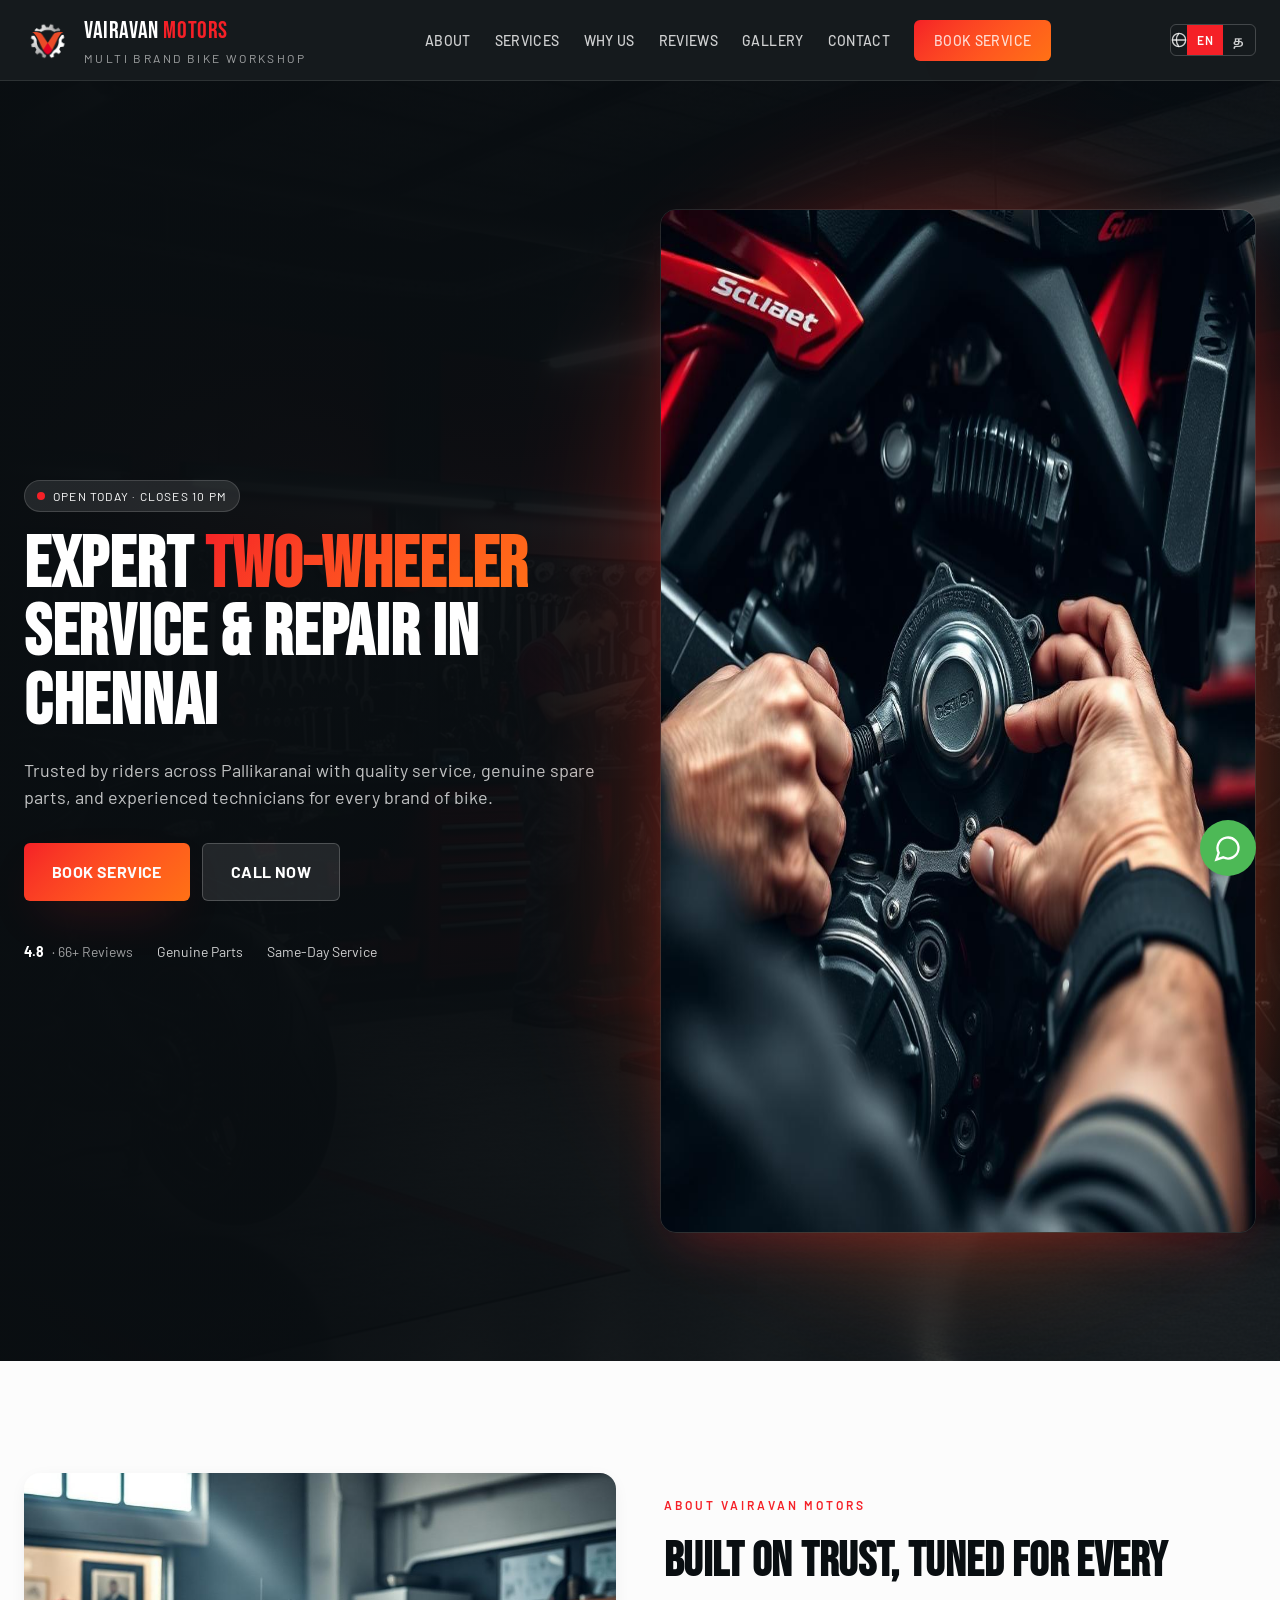
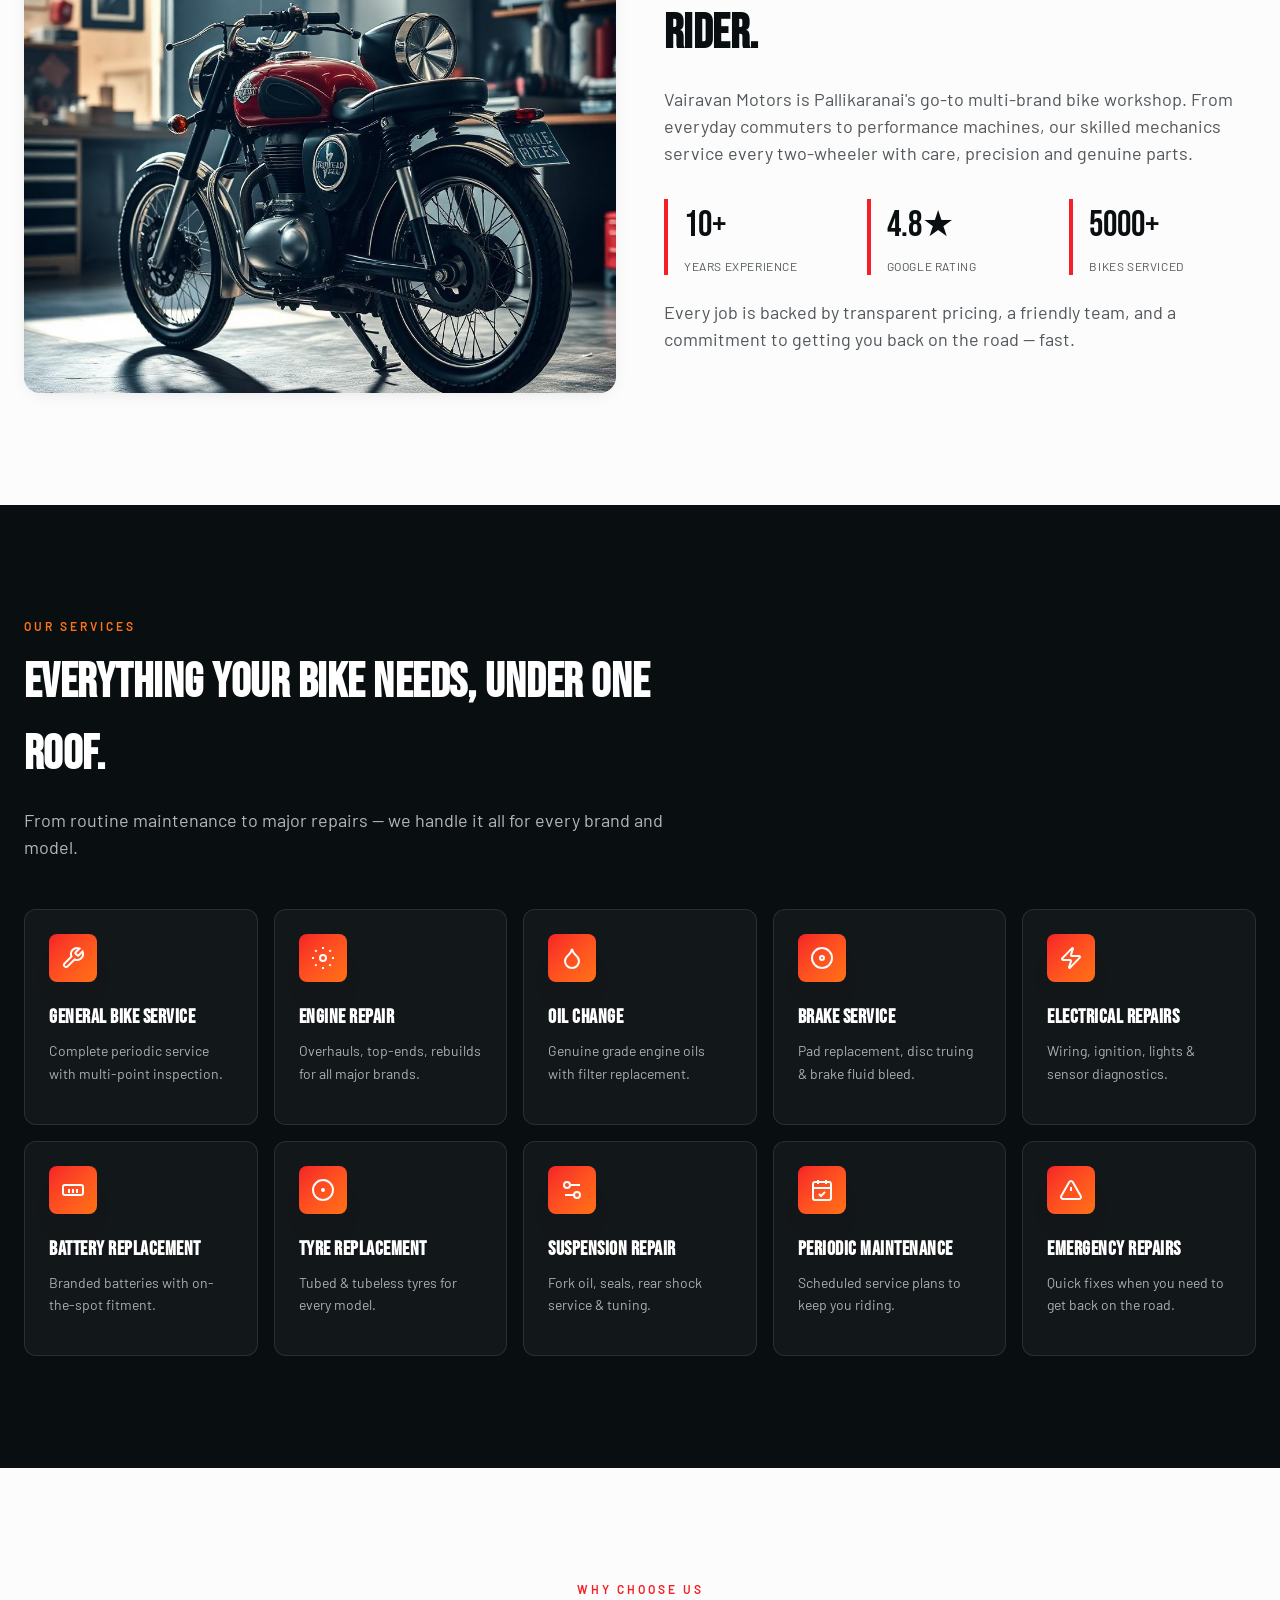
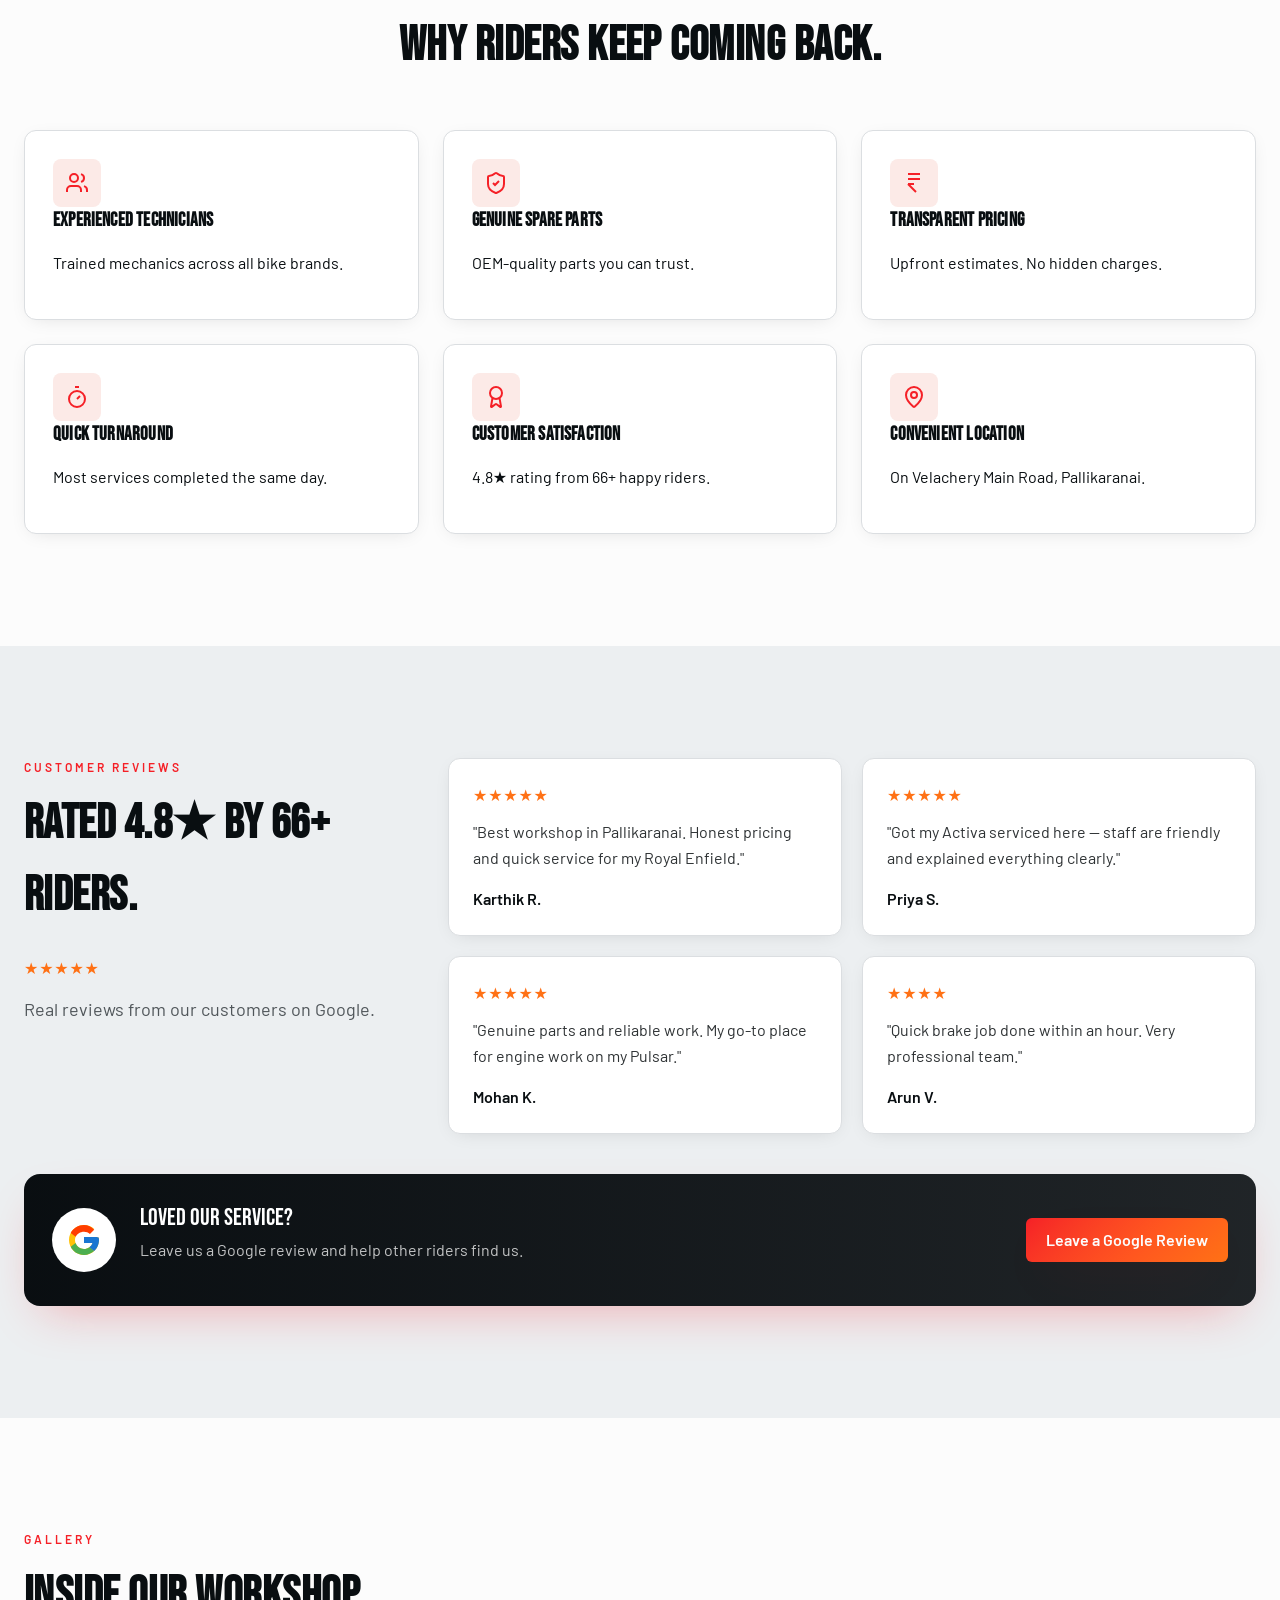
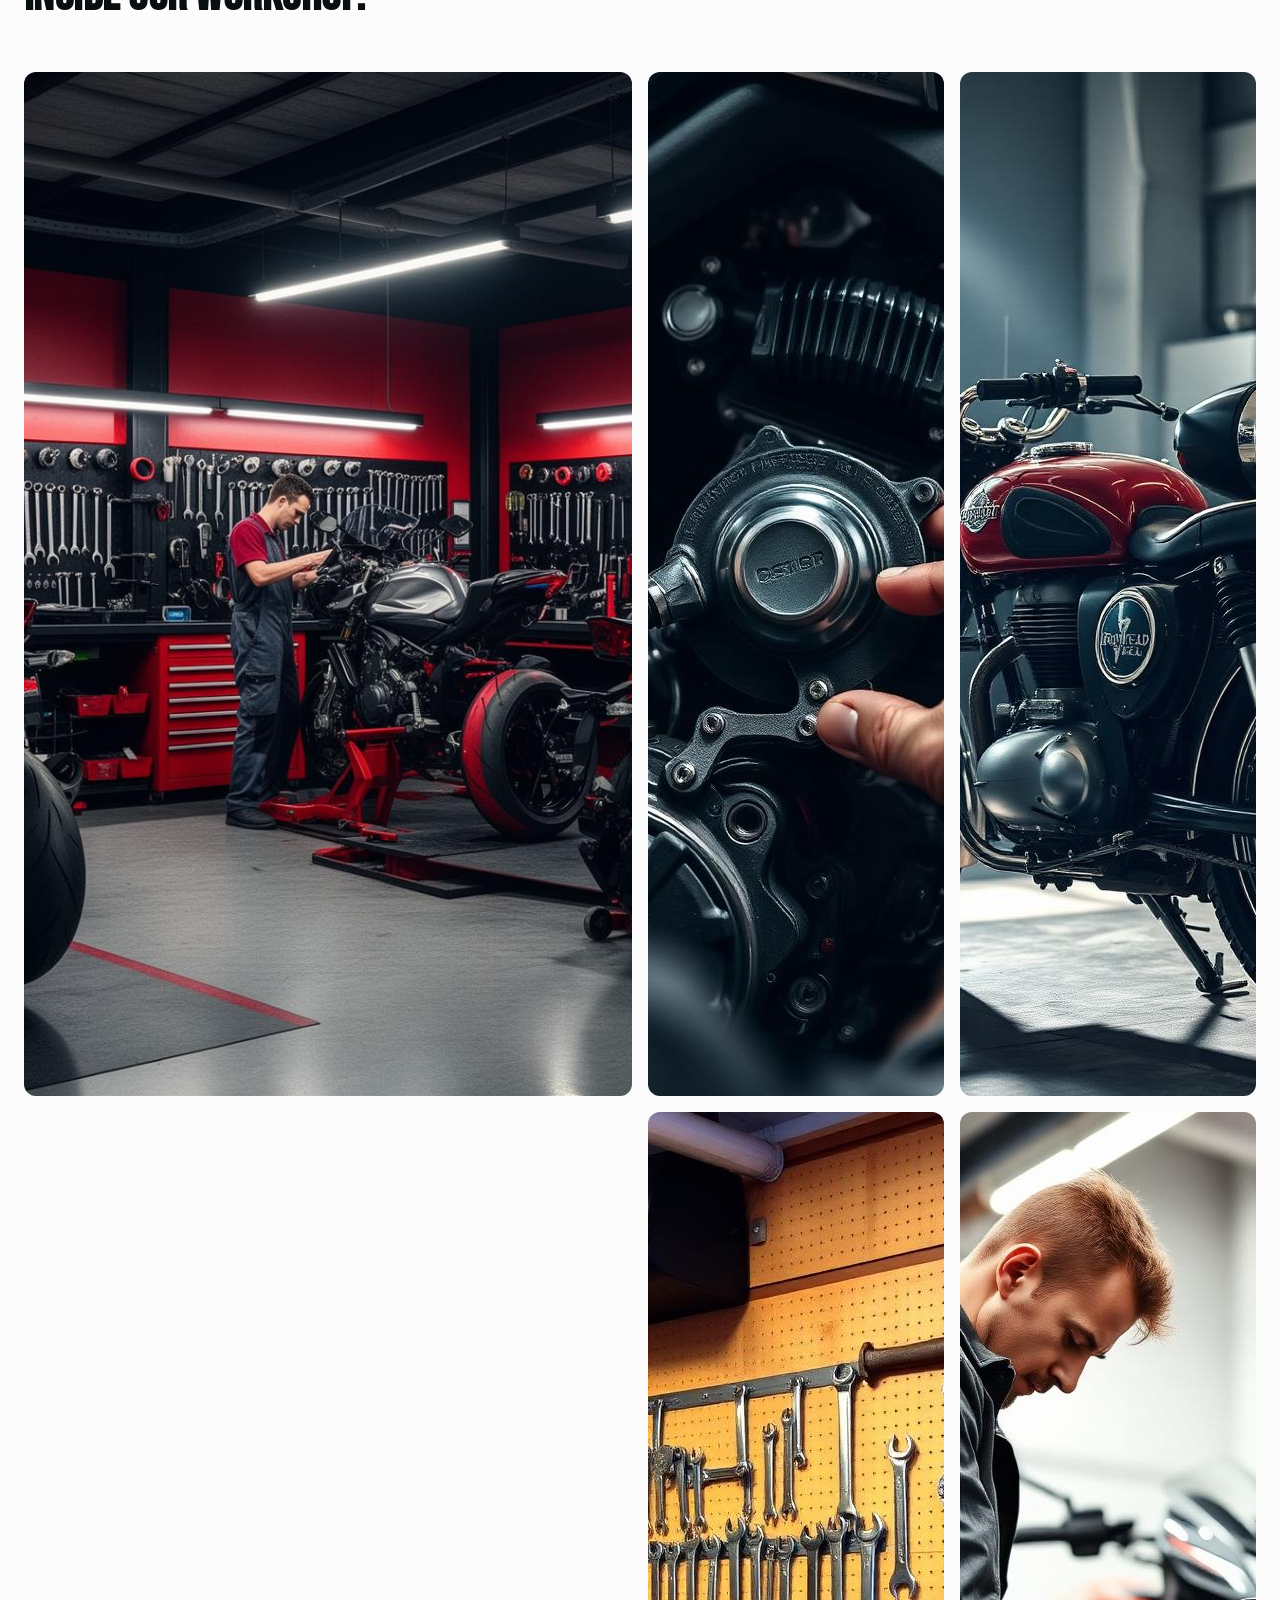
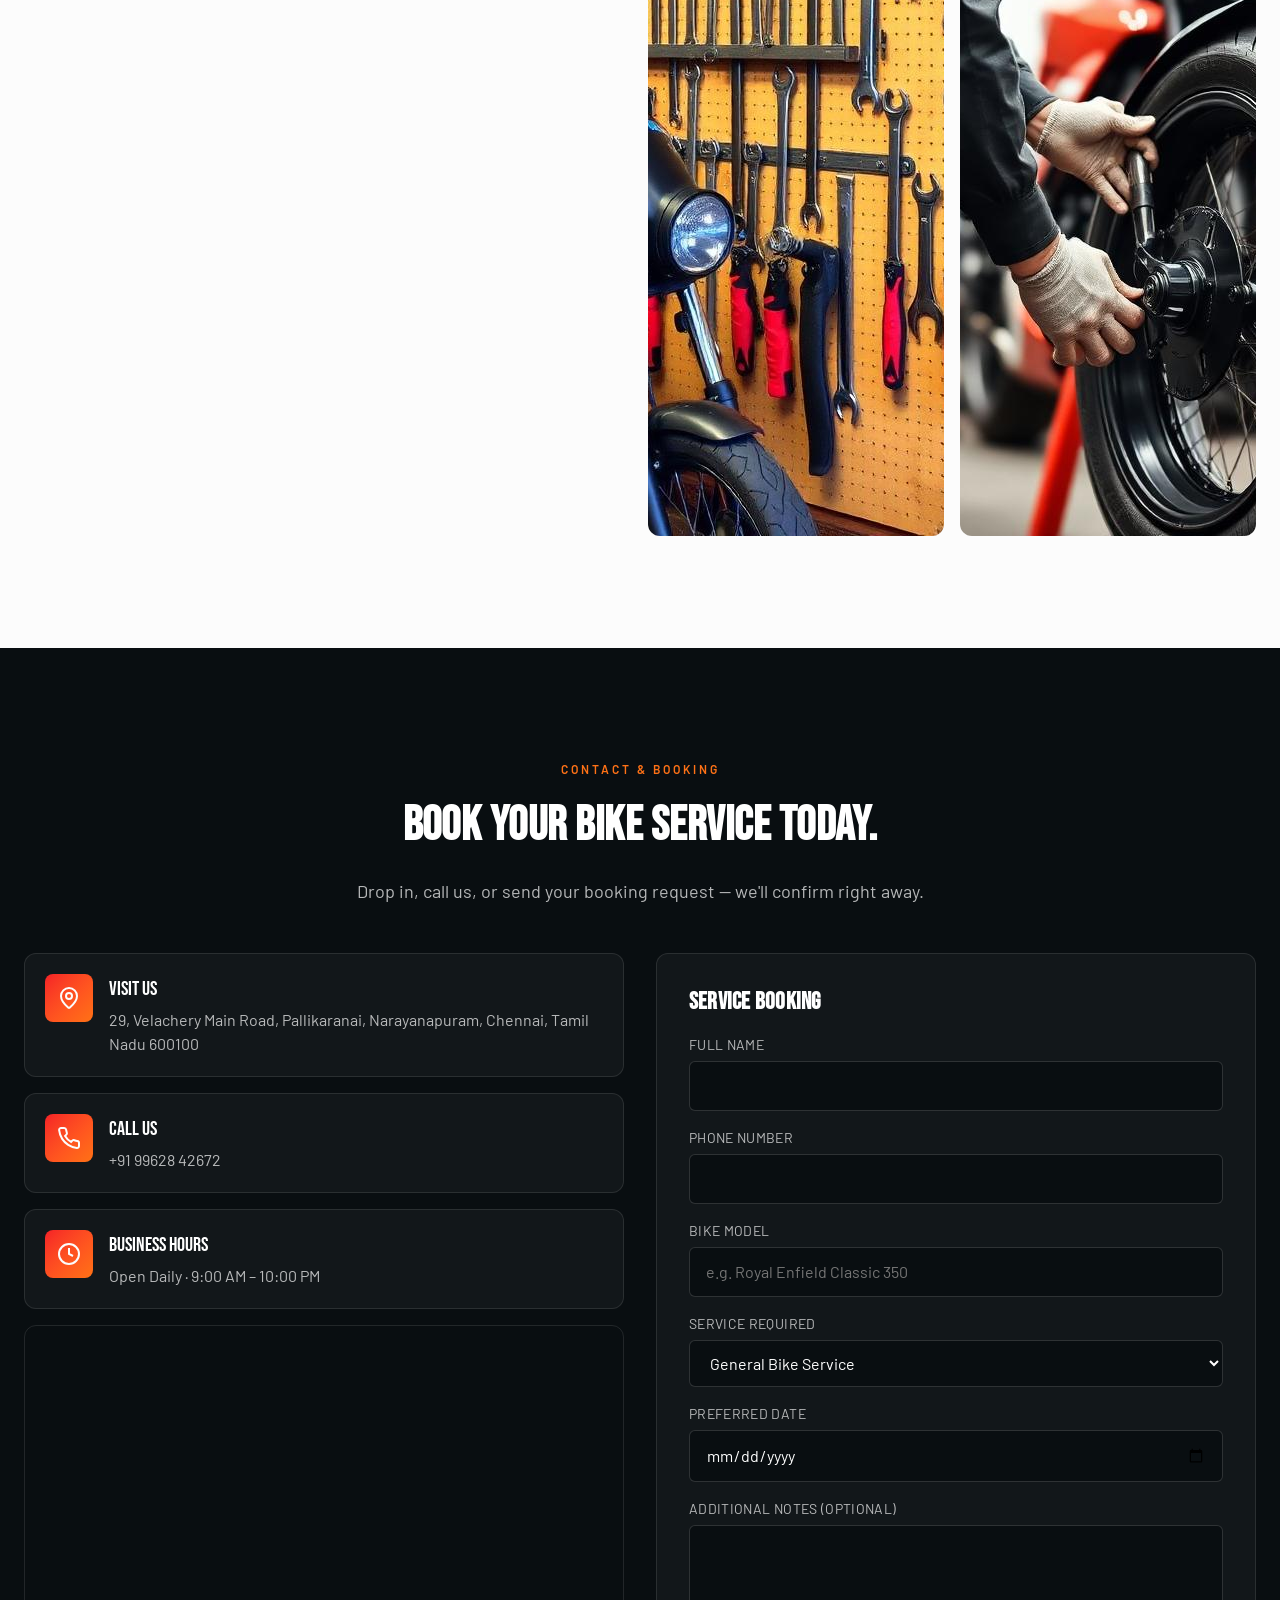
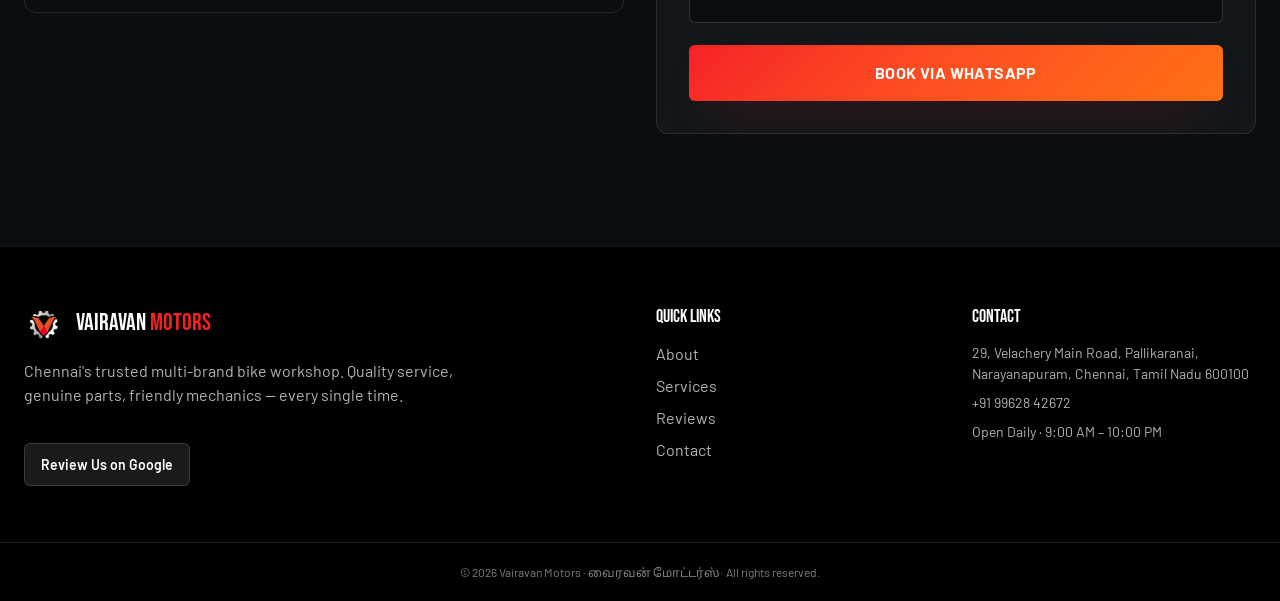
<file: index.html>
<!DOCTYPE html>
<html lang="en">

<head>
  <meta charset="utf-8">
  <meta name="viewport" content="width=device-width, initial-scale=1">
  <title>Vairavan Motors — Expert Two-Wheeler Service & Repair in Chennai</title>
  <meta name="description"
    content="Multi-brand bike workshop in Pallikaranai, Chennai. Genuine spares, expert technicians, transparent pricing. Rated 4.8★ by 66+ riders. Call 99628 42672.">
  <meta name="keywords"
    content="bike service near me, two wheeler repair shop in Pallikaranai, bike repair Chennai, motorcycle service center Chennai, Royal Enfield service Pallikaranai">
  <meta name="author" content="Vairavan Motors">
  <meta property="og:title" content="Vairavan Motors — Expert Two-Wheeler Service & Repair in Chennai">
  <meta property="og:description"
    content="Multi-brand bike workshop in Pallikaranai, Chennai. Genuine spares, expert technicians, transparent pricing. Rated 4.8★ by 66+ riders. Call 99628 42672.">
  <meta property="og:type" content="website">
  <meta property="og:image"
    content="https://pub-bb2e103a32db4e198524a2e9ed8f35b4.r2.dev/2a0df61a-47e3-43e4-a127-f96c4b94bf29/id-preview-170ab387--299b3cc3-85a8-410e-b95b-bcf73b330bb7.lovable.app-1781874375750.png">
  <meta name="twitter:card" content="summary_large_image">
  <meta name="twitter:title" content="Vairavan Motors — Expert Two-Wheeler Service & Repair in Chennai">
  <meta name="twitter:description"
    content="Multi-brand bike workshop in Pallikaranai, Chennai. Genuine spares, expert technicians, transparent pricing. Rated 4.8★ by 66+ riders. Call 99628 42672.">
  <meta name="twitter:image"
    content="https://pub-bb2e103a32db4e198524a2e9ed8f35b4.r2.dev/2a0df61a-47e3-43e4-a127-f96c4b94bf29/id-preview-170ab387--299b3cc3-85a8-410e-b95b-bcf73b330bb7.lovable.app-1781874375750.png">
  <link rel="canonical" href="index.html">
  <link rel="icon" type="image/png" href="assets/images/vairavan-logo.png">
  <link rel="apple-touch-icon" href="assets/images/vairavan-logo.png">
  <link rel="preconnect" href="https://fonts.googleapis.com">
  <link rel="preconnect" href="https://fonts.gstatic.com" crossorigin>
  <link
    href="https://fonts.googleapis.com/css2?family=Bebas+Neue&family=Noto+Sans+Tamil:wght@400;500;600;700&family=Barlow:wght@400;500;600;700;800&family=Barlow+Condensed:wght@500;600;700&display=swap"
    rel="stylesheet">
  <link rel="stylesheet" href="assets/css/style.css">
  <link rel="stylesheet" href="assets/css/responsive.css">
</head>

<body class="min-h-screen bg-background text-foreground" data-page="home">
  <header class="site-header">
    <div class="container-7xl site-header__inner"><a href="index.html#top" class="site-header__brand"><img
          src="assets/images/vairavan-logo.png" alt="Vairavan Motors logo" class="site-header__logo" width="48"
          height="48">
        <div>
          <div class="site-header__name">VAIRAVAN <span class="text-brand">MOTORS</span></div>
          <div class="site-header__tagline" data-i18n="tagline"></div>
        </div>
      </a>
      <nav class="site-nav" aria-label="Main navigation"><a href="about.html" data-nav="about"
          data-i18n="nav.about"></a><a href="services.html" data-nav="services" data-i18n="nav.services"></a><a
          href="about.html#why" data-nav="why" data-i18n="nav.why"></a><a href="gallery.html#reviews" data-nav="reviews"
          data-i18n="nav.reviews"></a><a href="gallery.html" data-nav="gallery" data-i18n="nav.gallery"></a><a
          href="contact.html" data-nav="contact" data-i18n="nav.contact"></a>
        <a href="contact.html"
          class="btn-brand"><span data-i18n="nav.book"></span></a>
      </nav>
      <div class="site-header__mobile-tools">
        <div class="lang-switcher"><svg class="icon icon-sm" viewBox="0 0 24 24" fill="none" stroke="currentColor"
            stroke-width="2">
            <circle cx="12" cy="12" r="10" />
            <path d="M12 2a14.5 14.5 0 0 0 0 20" />
            <path d="M2 12h20" />
          </svg><button type="button" data-lang="en" class="is-active" aria-pressed="true">EN</button><button
            type="button" data-lang="ta" aria-pressed="false">த</button></div><button type="button" class="menu-toggle"
          aria-label="Menu" aria-expanded="false"><svg class="icon icon-lg menu-icon-open" viewBox="0 0 24 24"
            fill="none" stroke="currentColor" stroke-width="2">
            <line x1="4" x2="20" y1="12" y2="12" />
            <line x1="4" x2="20" y1="6" y2="6" />
            <line x1="4" x2="20" y1="18" y2="18" />
          </svg><svg class="icon icon-lg menu-icon-close" viewBox="0 0 24 24" fill="none" stroke="currentColor"
            stroke-width="2">
            <path d="M18 6 6 18" />
            <path d="m6 6 12 12" />
          </svg></button>
      </div>
    </div>
    <div class="mobile-menu">
      <div class="mobile-menu__links"><a href="about.html" data-nav="about" data-i18n="nav.about"></a><a
          href="services.html" data-nav="services" data-i18n="nav.services"></a><a href="about.html#why" data-nav="why"
          data-i18n="nav.why"></a><a href="gallery.html#reviews" data-nav="reviews" data-i18n="nav.reviews"></a><a
          href="gallery.html" data-nav="gallery" data-i18n="nav.gallery"></a><a href="contact.html" data-nav="contact"
          data-i18n="nav.contact"></a><a href="tel:+919962842672" class="mobile-menu__call"><span
            data-i18n="callBtn"></span> 99628 42672</a></div>
    </div>
  </header>
  <main>
    <section id="top" class="hero">
      <div class="hero__bg"><img src="assets/images/hero-workshop.jpg" alt="Vairavan Motors bike service workshop"
          width="1920" height="1080">
        <div class="hero__overlay"></div>
      </div>
      <div class="container-7xl hero__content">
        <div class="hero__grid">
          <div>
            <div class="hero__badge"><span class="hero__badge-dot"></span><span data-i18n="hero.openBadge"></span></div>
            <h1 class="hero__title"><span data-i18n="hero.title1"></span> <span class="text-gradient-brand"
                data-i18n="hero.title2"></span><br><span data-i18n="hero.title3"></span></h1>
            <p class="hero__subtitle" data-i18n="hero.subtitle"></p>
            <div class="hero__actions"><a href="contact.html" class="btn-brand btn-brand-lg"><span
                  data-i18n="hero.book"></span></a><a href="tel:+919962842672" class="btn-outline-light"><span
                  data-i18n="hero.call"></span></a></div>
            <div class="hero__stats">
              <div class="hero__stats-item"><strong>4.8</strong> <span class="text-white-60">· <span
                    data-i18n="hero.reviews"></span></span></div>
              <div class="hero__stats-item"><span class="text-white-80" data-i18n="hero.genuine"></span></div>
              <div class="hero__stats-item"><span class="text-white-80" data-i18n="hero.sameDay"></span></div>
            </div>
          </div>
          <div class="hero__image-wrap">
            <div class="hero__image-glow"></div><img src="assets/images/engine-repair.jpg"
              alt="Mechanic working on motorcycle engine" class="hero__image" width="1024" height="1024">
          </div>
        </div>
      </div>
    </section>
    <section id="about" class="section">
      <div class="container-7xl about-grid"><img src="assets/images/gallery-1.jpg"
          alt="Classic motorcycle being serviced" class="about-image" width="1024" height="1024" loading="lazy">
        <div>
          <div class="section__eyebrow" data-i18n="about.eyebrow"></div>
          <h2 class="section__title" data-i18n="about.title"></h2>
          <p class="section__subtitle section__subtitle--muted" data-i18n="about.body"></p>
          <div class="stats-grid">
            <div class="stat-item">
              <div class="stat-item__value">10+</div>
              <div class="stat-item__label" data-i18n="about.years"></div>
            </div>
            <div class="stat-item">
              <div class="stat-item__value">4.8★</div>
              <div class="stat-item__label" data-i18n="about.rating"></div>
            </div>
            <div class="stat-item">
              <div class="stat-item__value">5000+</div>
              <div class="stat-item__label" data-i18n="about.bikes"></div>
            </div>
          </div>
          <p class="section__subtitle section__subtitle--muted" style="margin-top:1.5rem" data-i18n="about.footer"></p>
        </div>
      </div>
    </section>
    <section id="services" class="section section--dark">
      <div class="container-7xl">
        <div class="max-w-2xl">
          <div class="section__eyebrow" data-i18n="services.eyebrow"></div>
          <h2 class="section__title" data-i18n="services.title"></h2>
          <p class="section__subtitle" data-i18n="services.subtitle"></p>
        </div>
        <div class="services-grid" id="services-grid">
          <div class="service-card">
            <div class="service-card__icon"></div>
            <h3 class="service-card__title">General Bike Service</h3>
            <p class="service-card__desc">Complete periodic service with multi-point inspection.</p>
          </div>
          <div class="service-card">
            <div class="service-card__icon"></div>
            <h3 class="service-card__title">Engine Repair</h3>
            <p class="service-card__desc">Overhauls, top-ends, rebuilds for all major brands.</p>
          </div>
          <div class="service-card">
            <div class="service-card__icon"></div>
            <h3 class="service-card__title">Oil Change</h3>
            <p class="service-card__desc">Genuine grade engine oils with filter replacement.</p>
          </div>
          <div class="service-card">
            <div class="service-card__icon"></div>
            <h3 class="service-card__title">Brake Service</h3>
            <p class="service-card__desc">Pad replacement, disc truing & brake fluid bleed.</p>
          </div>
          <div class="service-card">
            <div class="service-card__icon"></div>
            <h3 class="service-card__title">Electrical Repairs</h3>
            <p class="service-card__desc">Wiring, ignition, lights & sensor diagnostics.</p>
          </div>
          <div class="service-card">
            <div class="service-card__icon"></div>
            <h3 class="service-card__title">Battery Replacement</h3>
            <p class="service-card__desc">Branded batteries with on-the-spot fitment.</p>
          </div>
          <div class="service-card">
            <div class="service-card__icon"></div>
            <h3 class="service-card__title">Tyre Replacement</h3>
            <p class="service-card__desc">Tubed & tubeless tyres for every model.</p>
          </div>
          <div class="service-card">
            <div class="service-card__icon"></div>
            <h3 class="service-card__title">Suspension Repair</h3>
            <p class="service-card__desc">Fork oil, seals, rear shock service & tuning.</p>
          </div>
          <div class="service-card">
            <div class="service-card__icon"></div>
            <h3 class="service-card__title">Periodic Maintenance</h3>
            <p class="service-card__desc">Scheduled service plans to keep you riding.</p>
          </div>
          <div class="service-card">
            <div class="service-card__icon"></div>
            <h3 class="service-card__title">Emergency Repairs</h3>
            <p class="service-card__desc">Quick fixes when you need to get back on the road.</p>
          </div>
        </div>
      </div>
    </section>
    <section id="why" class="section">
      <div class="container-7xl">
        <div class="text-center max-w-2xl mx-auto">
          <div class="section__eyebrow" data-i18n="why.eyebrow"></div>
          <h2 class="section__title" data-i18n="why.title"></h2>
        </div>
        <div class="why-grid" id="why-grid">
          <div class="why-card">
            <div class="why-card__icon"></div>
            <h3 class="why-card__title">Experienced Technicians</h3>
            <p class="why-card__desc">Trained mechanics across all bike brands.</p>
          </div>
          <div class="why-card">
            <div class="why-card__icon"></div>
            <h3 class="why-card__title">Genuine Spare Parts</h3>
            <p class="why-card__desc">OEM-quality parts you can trust.</p>
          </div>
          <div class="why-card">
            <div class="why-card__icon"></div>
            <h3 class="why-card__title">Transparent Pricing</h3>
            <p class="why-card__desc">Upfront estimates. No hidden charges.</p>
          </div>
          <div class="why-card">
            <div class="why-card__icon"></div>
            <h3 class="why-card__title">Quick Turnaround</h3>
            <p class="why-card__desc">Most services completed the same day.</p>
          </div>
          <div class="why-card">
            <div class="why-card__icon"></div>
            <h3 class="why-card__title">Customer Satisfaction</h3>
            <p class="why-card__desc">4.8★ rating from 66+ happy riders.</p>
          </div>
          <div class="why-card">
            <div class="why-card__icon"></div>
            <h3 class="why-card__title">Convenient Location</h3>
            <p class="why-card__desc">On Velachery Main Road, Pallikaranai.</p>
          </div>
        </div>
      </div>
    </section>
    <section id="reviews" class="section section--secondary">
      <div class="container-7xl">
        <div class="reviews-grid">
          <div class="reviews-sidebar">
            <div class="section__eyebrow" data-i18n="reviews.eyebrow"></div>
            <h2 class="section__title" data-i18n="reviews.title"></h2>
            <div class="reviews-stars-lg">★★★★★</div>
            <p class="section__subtitle section__subtitle--muted" data-i18n="reviews.sub"></p>
          </div>
          <div class="reviews-cards" id="reviews-cards">
            <div class="review-card">
              <div class="review-card__stars">★★★★★</div>
              <p class="review-card__text">"Best workshop in Pallikaranai. Honest pricing and quick service for my Royal
                Enfield."</p>
              <div class="review-card__name">Karthik R.</div>
            </div>
            <div class="review-card">
              <div class="review-card__stars">★★★★★</div>
              <p class="review-card__text">"Got my Activa serviced here — staff are friendly and explained everything
                clearly."</p>
              <div class="review-card__name">Priya S.</div>
            </div>
            <div class="review-card">
              <div class="review-card__stars">★★★★★</div>
              <p class="review-card__text">"Genuine parts and reliable work. My go-to place for engine work on my
                Pulsar."</p>
              <div class="review-card__name">Mohan K.</div>
            </div>
            <div class="review-card">
              <div class="review-card__stars">★★★★</div>
              <p class="review-card__text">"Quick brake job done within an hour. Very professional team."</p>
              <div class="review-card__name">Arun V.</div>
            </div>
          </div>
        </div><a href="https://search.google.com/local/writereview?placeid=ChIJVairavanMotors" target="_blank"
          rel="noopener noreferrer" class="review-cta group">
          <div class="review-cta__icon">G</div>
          <div class="review-cta__text flex-1 text-center">
            <div class="font-display text-2xl" data-i18n="reviews.ctaTitle"></div>
            <p class="text-white-75 mt-1" data-i18n="reviews.ctaBody"></p>
          </div>
          <div class="btn-brand"><span data-i18n="reviews.ctaBtn"></span></div>
        </a>
      </div>
    </section>
    <section id="gallery" class="section">
      <div class="container-7xl">
        <div class="max-w-2xl">
          <div class="section__eyebrow" data-i18n="gallery.eyebrow"></div>
          <h2 class="section__title" data-i18n="gallery.title"></h2>
        </div>
        <div class="gallery-grid"><img src="assets/images/hero-workshop.jpg" alt="Workshop interior"
            class="gallery-grid__hero" width="1024" height="1024" loading="lazy"><img
            src="assets/images/engine-repair.jpg" alt="Engine repair" class="" width="1024" height="1024"
            loading="lazy"><img src="assets/images/gallery-1.jpg" alt="Classic motorcycle service" class="" width="1024"
            height="1024" loading="lazy"><img src="assets/images/gallery-2.jpg" alt="Workshop tool wall" class=""
            width="1024" height="1024" loading="lazy"><img src="assets/images/gallery-3.jpg" alt="Tyre replacement"
            class="" width="1024" height="1024" loading="lazy"></div>
      </div>
    </section>
    <section id="contact" class="section section--dark">
      <div class="container-7xl">
        <div class="contact-header">
          <div class="section__eyebrow" data-i18n="contact.eyebrow"></div>
          <h2 class="section__title" data-i18n="contact.title"></h2>
          <p class="section__subtitle" data-i18n="contact.sub"></p>
        </div>
        <div class="contact-grid">
          <div class="space-y-4"><a
              href="https://www.google.com/maps/search/?api=1&query=Vairavan+Motors+Pallikaranai+Chennai"
              target="_blank" rel="noopener noreferrer" class="info-card">
              <div class="info-card__icon"></div>
              <div>
                <div class="info-card__title" data-i18n="contact.visit"></div>
                <div class="info-card__body">29, Velachery Main Road, Pallikaranai, Narayanapuram, Chennai, Tamil Nadu
                  600100</div>
              </div>
            </a><a href="tel:+919962842672" class="info-card">
              <div class="info-card__icon"></div>
              <div>
                <div class="info-card__title" data-i18n="contact.callUs"></div>
                <div class="info-card__body">+91 99628 42672</div>
              </div>
            </a>
            <div class="info-card">
              <div class="info-card__icon"></div>
              <div>
                <div class="info-card__title" data-i18n="contact.hours"></div>
                <div class="info-card__body" data-i18n="contact.hoursValue"></div>
              </div>
            </div>
            <div class="contact-map"><iframe title="Vairavan Motors location"
                src="https://www.google.com/maps?q=29+Velachery+Main+Road+Pallikaranai+Chennai+600100&output=embed"
                loading="lazy" referrerpolicy="no-referrer-when-downgrade"></iframe></div>
          </div>
          <form id="contact-form" class="contact-form">
            <h3 class="font-display text-2xl" data-i18n="contact.formTitle"></h3>
            <div><label class="form-label" for="name" data-i18n="contact.name"></label><input class="form-input"
                id="name" name="name" type="text" required maxlength="80"></div>
            <div><label class="form-label" for="phone" data-i18n="contact.phone"></label><input class="form-input"
                id="phone" name="phone" type="tel" required maxlength="20" pattern="[0-9+\-\s]{7,20}"></div>
            <div><label class="form-label" for="bike" data-i18n="contact.bike"></label><input class="form-input"
                id="bike" name="bike" type="text" required maxlength="80" data-i18n-placeholder="contact.bikePh"></div>
            <div><label class="form-label" for="service-select" data-i18n="contact.service"></label><select
                class="form-select" id="service-select" name="service" required>
                <option value="General Bike Service">General Bike Service</option>
                <option value="Engine Repair">Engine Repair</option>
                <option value="Oil Change">Oil Change</option>
                <option value="Brake Service">Brake Service</option>
                <option value="Electrical Repairs">Electrical Repairs</option>
                <option value="Battery Replacement">Battery Replacement</option>
                <option value="Tyre Replacement">Tyre Replacement</option>
                <option value="Suspension Repair">Suspension Repair</option>
                <option value="Periodic Maintenance">Periodic Maintenance</option>
                <option value="Emergency Repairs">Emergency Repairs</option>
              </select></div>
            <div><label class="form-label" for="date" data-i18n="contact.date"></label><input class="form-input"
                id="date" name="date" type="date"></div>
            <div><label class="form-label" for="notes" data-i18n="contact.notes"></label><textarea class="form-textarea"
                id="notes" name="notes" rows="3" maxlength="500"></textarea></div><button type="submit"
              class="btn-brand btn-brand-lg" style="width:100%;justify-content:center"><span
                data-i18n="contact.submit"></span></button>
            <div id="form-success" class="form-success hidden">
              <p data-i18n="contact.opening"></p><a
                href="https://search.google.com/local/writereview?placeid=ChIJVairavanMotors" target="_blank"
                rel="noopener noreferrer"><span data-i18n="footer.review"></span></a>
            </div>
          </form>
        </div>
      </div>
    </section>
  </main>
  <footer class="site-footer">
    <div class="container-7xl site-footer__grid">
      <div class="site-footer__brand-col">
        <div class="site-footer__brand-row"><img src="assets/images/vairavan-logo.png" alt="Vairavan Motors logo"
            class="site-footer__logo" width="40" height="40">
          <div class="site-footer__name">VAIRAVAN <span class="text-brand">MOTORS</span></div>
        </div>
        <p class="site-footer__tagline" data-i18n="footer.tagline"></p><a
          href="https://search.google.com/local/writereview?placeid=ChIJVairavanMotors" target="_blank"
          rel="noopener noreferrer" class="site-footer__review-btn"><span data-i18n="footer.review"></span></a>
      </div>
      <div>
        <div class="site-footer__heading" data-i18n="footer.quick"></div>
        <ul class="site-footer__links">
          <li><a href="about.html" data-i18n="nav.about"></a></li>
          <li><a href="services.html" data-i18n="nav.services"></a></li>
          <li><a href="gallery.html#reviews" data-i18n="nav.reviews"></a></li>
          <li><a href="contact.html" data-i18n="nav.contact"></a></li>
        </ul>
      </div>
      <div>
        <div class="site-footer__heading" data-i18n="footer.contactHead"></div>
        <ul class="site-footer__contact">
          <li>29, Velachery Main Road, Pallikaranai, Narayanapuram, Chennai, Tamil Nadu 600100</li>
          <li>+91 99628 42672</li>
          <li><span data-i18n="contact.hoursValue"></span></li>
        </ul>
      </div>
    </div>
    <div class="container-7xl site-footer__copy">© <span id="copyright-year"></span> Vairavan Motors · வைரவன் மோட்டர்ஸ்
      · <span data-i18n="footer.rights"></span></div>
  </footer><a href="https://wa.me/919962842672?text=Hello%20Vairavan%20Motors" target="_blank" rel="noopener noreferrer"
    aria-label="Chat on WhatsApp" class="fab-whatsapp"><svg class="icon icon-xl" viewBox="0 0 24 24" fill="none"
      stroke="currentColor" stroke-width="2">
      <path d="M7.9 20A9 9 0 1 0 4 16.1L2 22Z" />
    </svg></a><a href="tel:+919962842672" class="mobile-call-bar"><span data-i18n="callBtn"></span> 99628 42672</a>
  <script src="assets/js/main.js"></script>
  <script type="application/ld+json">
  {
    "@context": "https://schema.org",
    "@type": "AutoRepair",
    "name": "Vairavan Motors",
    "alternateName": "வைரவன் மோட்டர்ஸ்",
    "image": "assets/images/vairavan-logo.png",
    "logo": "assets/images/vairavan-logo.png",
    "telephone": "+91-99628-42672",
    "address": {
      "@type": "PostalAddress",
      "streetAddress": "29, Velachery Main Road, Pallikaranai, Narayanapuram",
      "addressLocality": "Chennai",
      "addressRegion": "Tamil Nadu",
      "postalCode": "600100",
      "addressCountry": "IN"
    },
    "geo": { "@type": "GeoCoordinates", "latitude": 12.9437, "longitude": 80.2098 },
    "openingHours": "Mo-Su 09:00-22:00",
    "priceRange": "₹₹",
    "areaServed": ["Pallikaranai", "Velachery", "Medavakkam", "Chennai"],
    "aggregateRating": { "@type": "AggregateRating", "ratingValue": "4.8", "reviewCount": "66" }
  }
  </script>
</body>

</html>
</file>
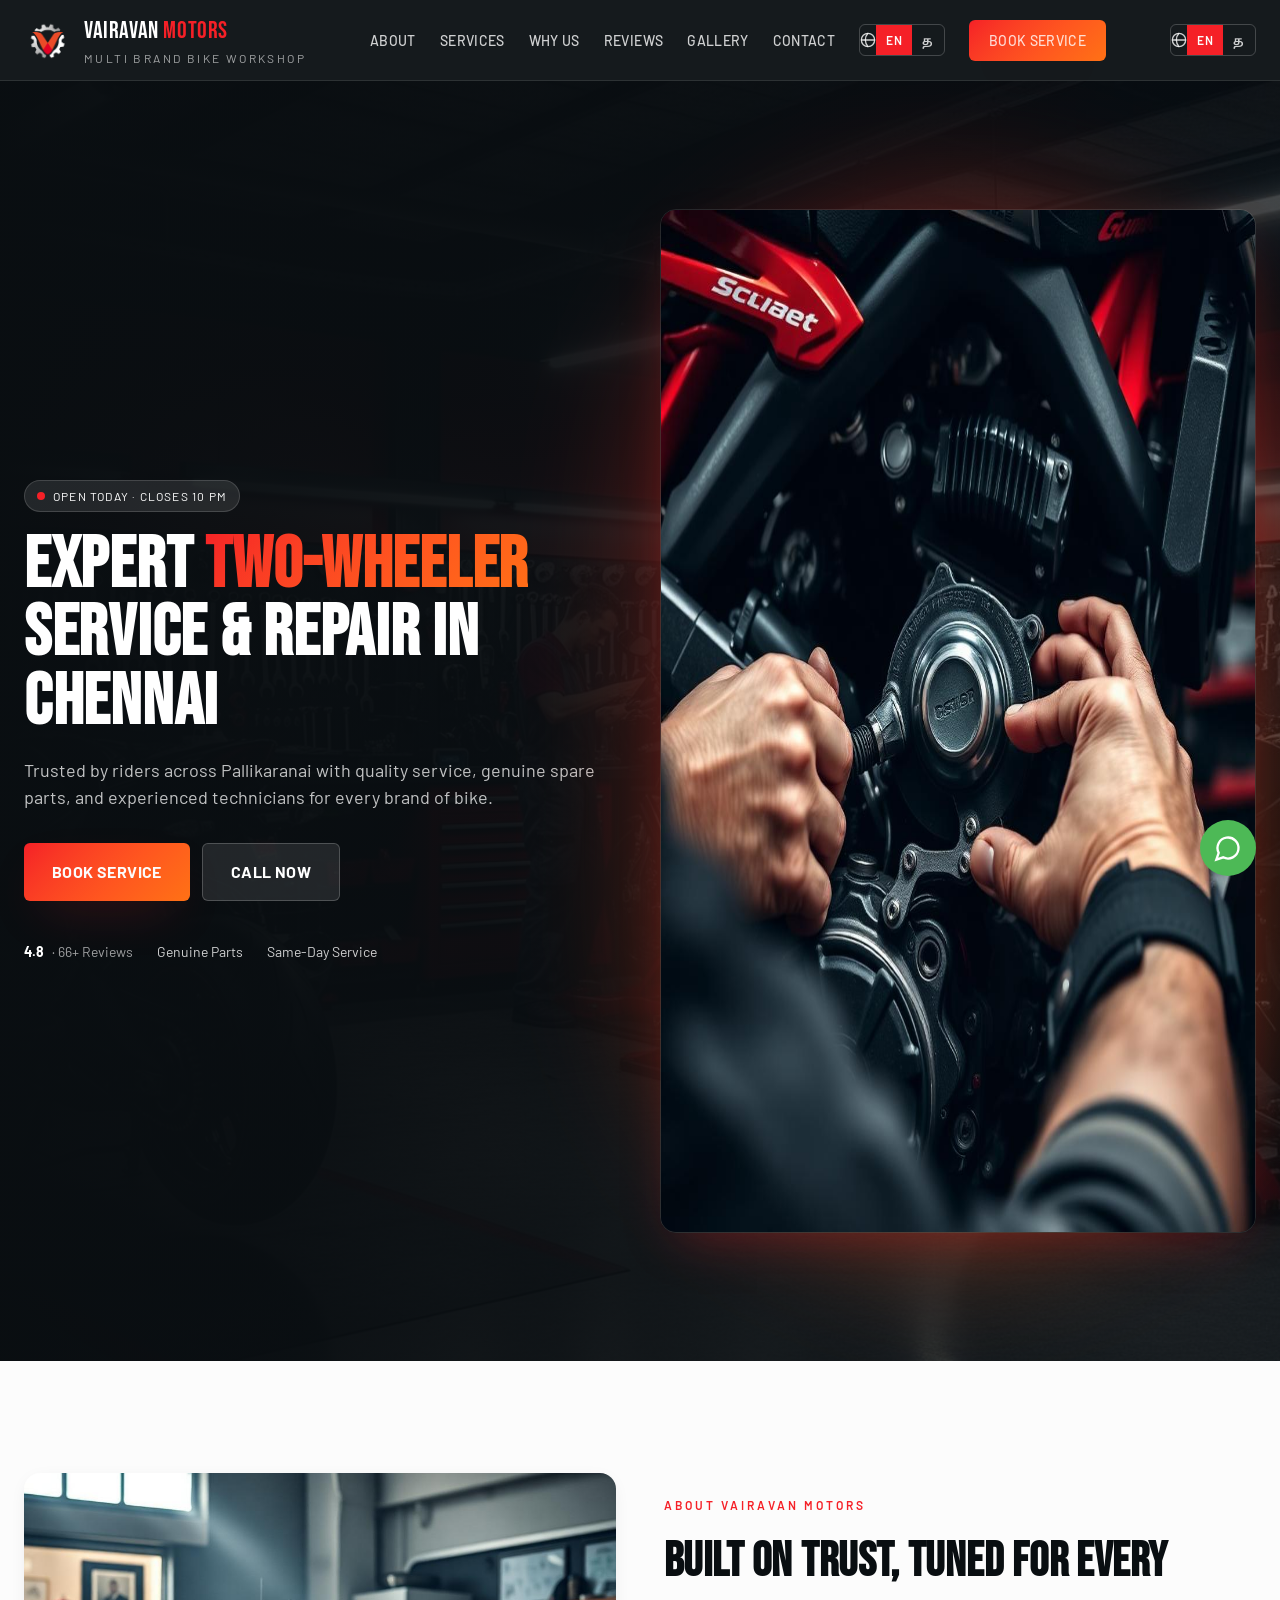
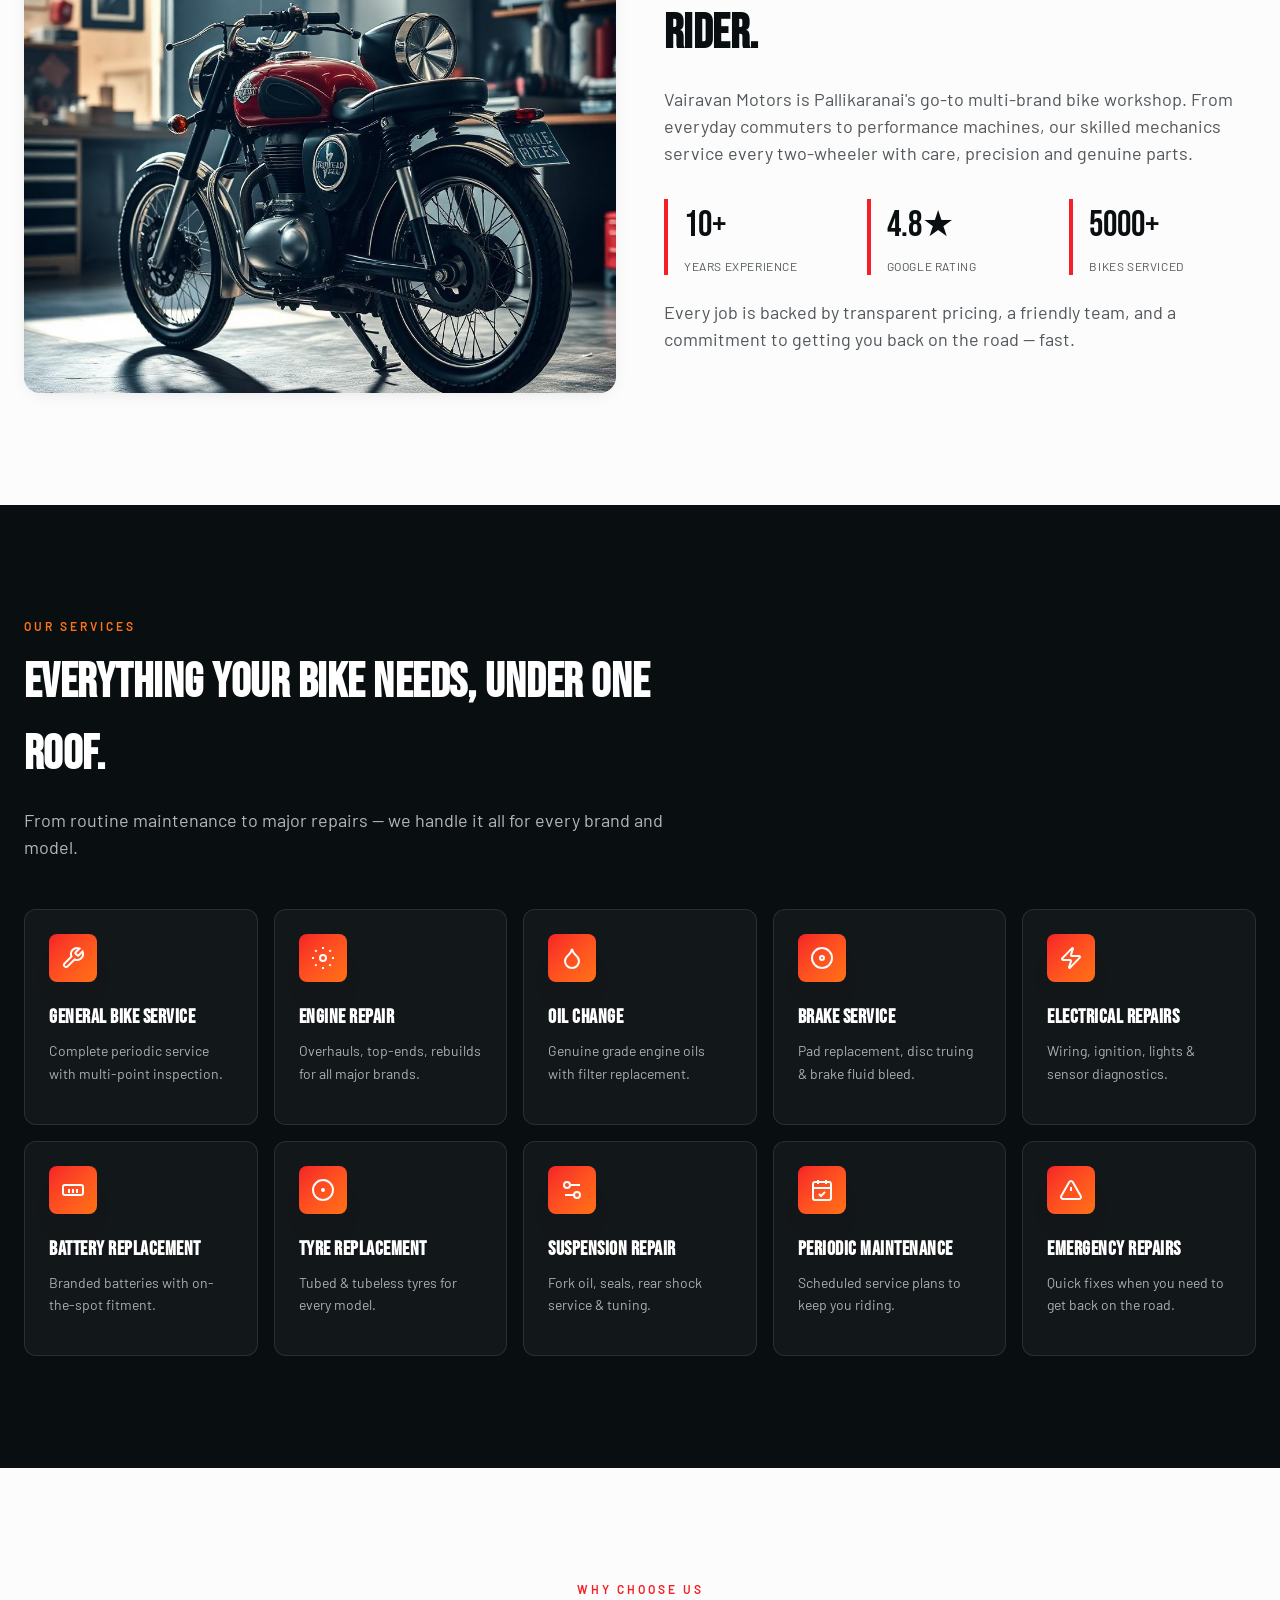
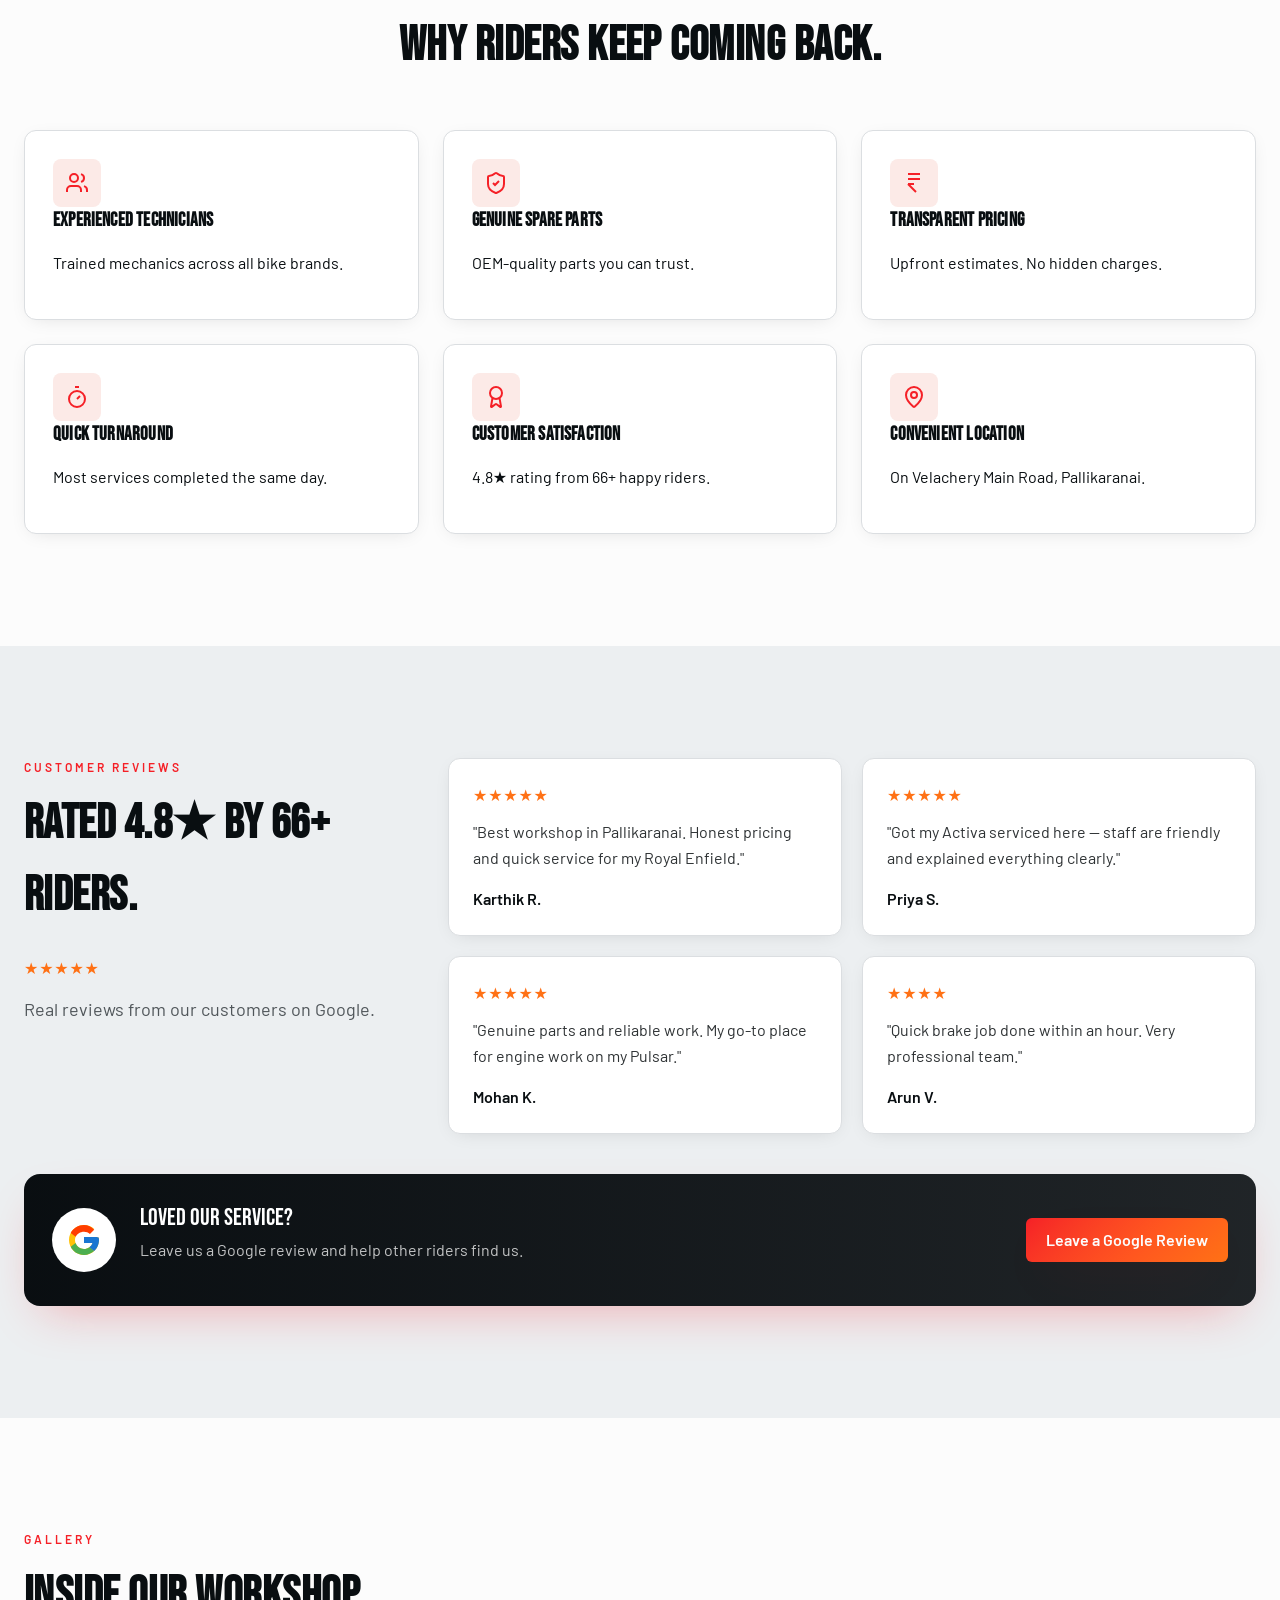
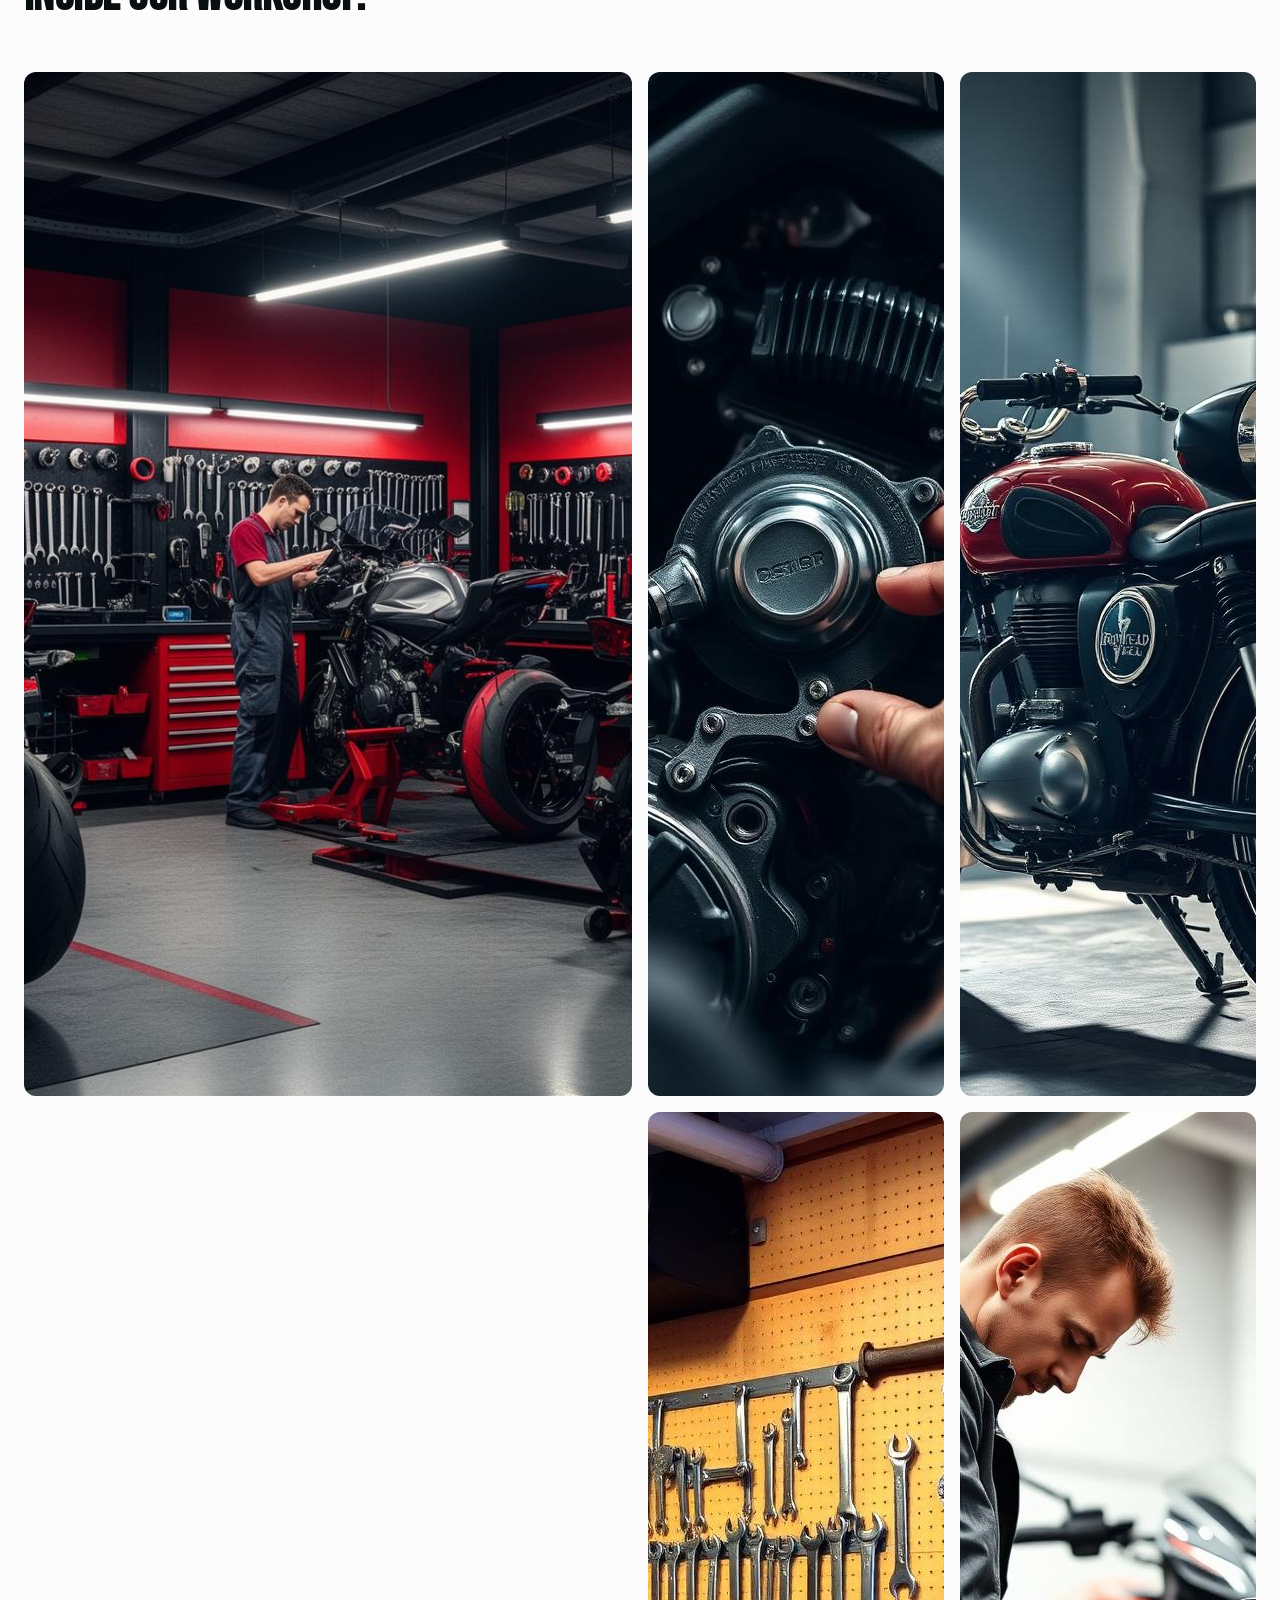
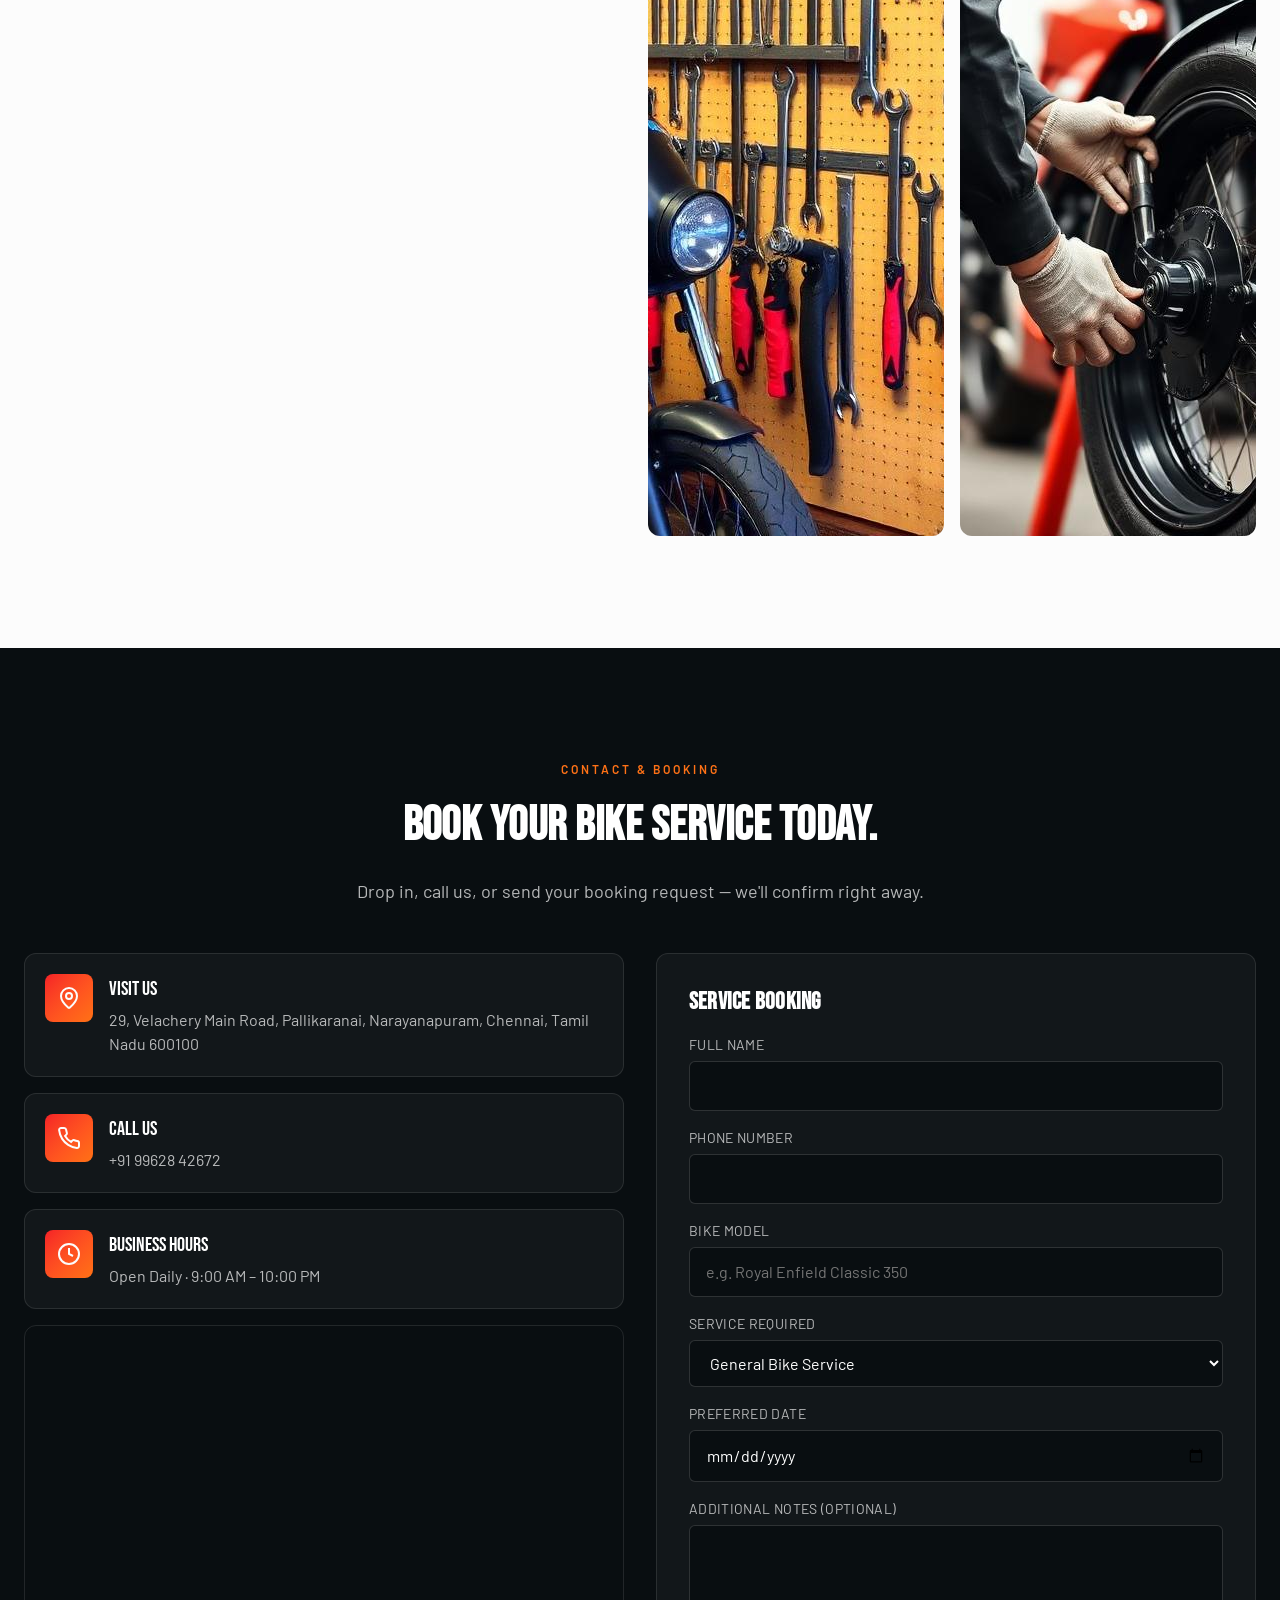
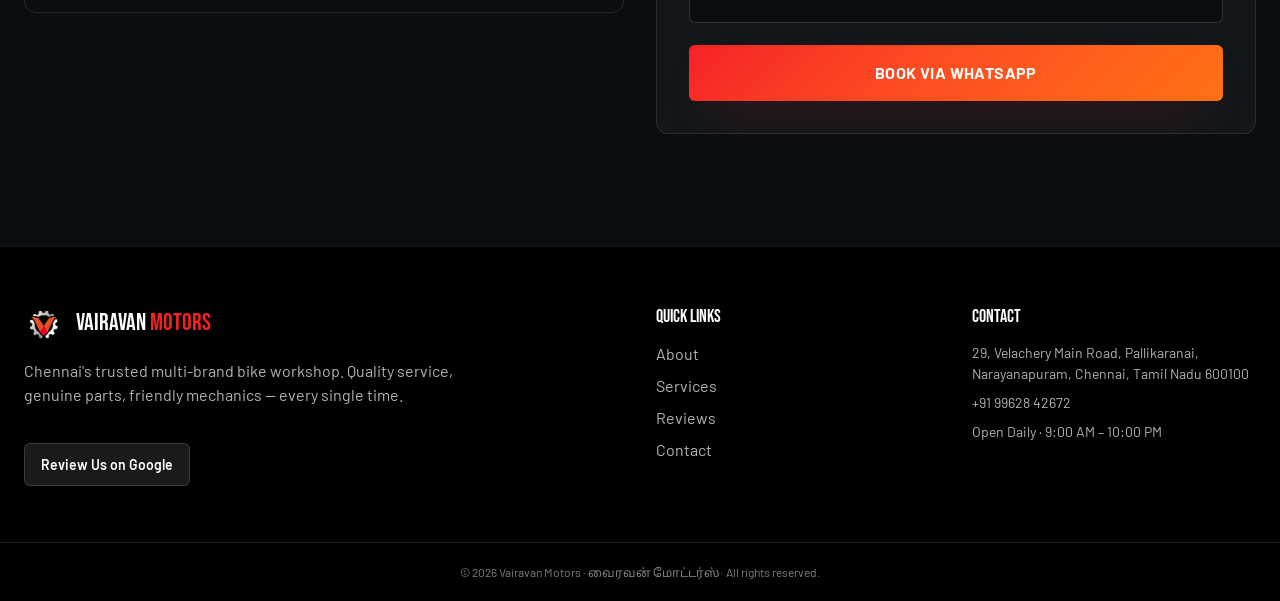
<file: static-version/index.html>
<!DOCTYPE html>
<html lang="en">
<head>
  <meta charset="utf-8">
  <meta name="viewport" content="width=device-width, initial-scale=1">
  <title>Vairavan Motors — Expert Two-Wheeler Service & Repair in Chennai</title>
  <meta name="description" content="Multi-brand bike workshop in Pallikaranai, Chennai. Genuine spares, expert technicians, transparent pricing. Rated 4.8★ by 66+ riders. Call 99628 42672.">
  <meta name="keywords" content="bike service near me, two wheeler repair shop in Pallikaranai, bike repair Chennai, motorcycle service center Chennai, Royal Enfield service Pallikaranai">
  <meta name="author" content="Vairavan Motors">
  <meta property="og:title" content="Vairavan Motors — Expert Two-Wheeler Service & Repair in Chennai">
  <meta property="og:description" content="Multi-brand bike workshop in Pallikaranai, Chennai. Genuine spares, expert technicians, transparent pricing. Rated 4.8★ by 66+ riders. Call 99628 42672.">
  <meta property="og:type" content="website">
  <meta property="og:image" content="https://pub-bb2e103a32db4e198524a2e9ed8f35b4.r2.dev/2a0df61a-47e3-43e4-a127-f96c4b94bf29/id-preview-170ab387--299b3cc3-85a8-410e-b95b-bcf73b330bb7.lovable.app-1781874375750.png">
  <meta name="twitter:card" content="summary_large_image">
  <meta name="twitter:title" content="Vairavan Motors — Expert Two-Wheeler Service & Repair in Chennai">
  <meta name="twitter:description" content="Multi-brand bike workshop in Pallikaranai, Chennai. Genuine spares, expert technicians, transparent pricing. Rated 4.8★ by 66+ riders. Call 99628 42672.">
  <meta name="twitter:image" content="https://pub-bb2e103a32db4e198524a2e9ed8f35b4.r2.dev/2a0df61a-47e3-43e4-a127-f96c4b94bf29/id-preview-170ab387--299b3cc3-85a8-410e-b95b-bcf73b330bb7.lovable.app-1781874375750.png">
  <link rel="canonical" href="index.html">
  <link rel="icon" type="image/png" href="assets/images/vairavan-logo.png">
  <link rel="apple-touch-icon" href="assets/images/vairavan-logo.png">
  <link rel="preconnect" href="https://fonts.googleapis.com">
  <link rel="preconnect" href="https://fonts.gstatic.com" crossorigin>
  <link href="https://fonts.googleapis.com/css2?family=Bebas+Neue&family=Noto+Sans+Tamil:wght@400;500;600;700&family=Barlow:wght@400;500;600;700;800&family=Barlow+Condensed:wght@500;600;700&display=swap" rel="stylesheet">
  <link rel="stylesheet" href="assets/css/style.css">
  <link rel="stylesheet" href="assets/css/responsive.css">
</head>
<body class="min-h-screen bg-background text-foreground" data-page="home">
  <header class="site-header"><div class="container-7xl site-header__inner"><a href="index.html#top" class="site-header__brand"><img src="assets/images/vairavan-logo.png" alt="Vairavan Motors logo" class="site-header__logo" width="48" height="48"><div><div class="site-header__name">VAIRAVAN <span class="text-brand">MOTORS</span></div><div class="site-header__tagline" data-i18n="tagline"></div></div></a><nav class="site-nav" aria-label="Main navigation"><a href="about.html" data-nav="about" data-i18n="nav.about"></a><a href="services.html" data-nav="services" data-i18n="nav.services"></a><a href="about.html#why" data-nav="why" data-i18n="nav.why"></a><a href="gallery.html#reviews" data-nav="reviews" data-i18n="nav.reviews"></a><a href="gallery.html" data-nav="gallery" data-i18n="nav.gallery"></a><a href="contact.html" data-nav="contact" data-i18n="nav.contact"></a><div class="lang-switcher"><svg class="icon icon-sm" viewBox="0 0 24 24" fill="none" stroke="currentColor" stroke-width="2"><circle cx="12" cy="12" r="10"/><path d="M12 2a14.5 14.5 0 0 0 0 20"/><path d="M2 12h20"/></svg><button type="button" data-lang="en" class="is-active" aria-pressed="true">EN</button><button type="button" data-lang="ta" aria-pressed="false">த</button></div><a href="contact.html" class="btn-brand"><span data-i18n="nav.book"></span></a></nav><div class="site-header__mobile-tools"><div class="lang-switcher"><svg class="icon icon-sm" viewBox="0 0 24 24" fill="none" stroke="currentColor" stroke-width="2"><circle cx="12" cy="12" r="10"/><path d="M12 2a14.5 14.5 0 0 0 0 20"/><path d="M2 12h20"/></svg><button type="button" data-lang="en" class="is-active" aria-pressed="true">EN</button><button type="button" data-lang="ta" aria-pressed="false">த</button></div><button type="button" class="menu-toggle" aria-label="Menu" aria-expanded="false"><svg class="icon icon-lg menu-icon-open" viewBox="0 0 24 24" fill="none" stroke="currentColor" stroke-width="2"><line x1="4" x2="20" y1="12" y2="12"/><line x1="4" x2="20" y1="6" y2="6"/><line x1="4" x2="20" y1="18" y2="18"/></svg><svg class="icon icon-lg menu-icon-close" viewBox="0 0 24 24" fill="none" stroke="currentColor" stroke-width="2"><path d="M18 6 6 18"/><path d="m6 6 12 12"/></svg></button></div></div><div class="mobile-menu"><div class="mobile-menu__links"><a href="about.html" data-nav="about" data-i18n="nav.about"></a><a href="services.html" data-nav="services" data-i18n="nav.services"></a><a href="about.html#why" data-nav="why" data-i18n="nav.why"></a><a href="gallery.html#reviews" data-nav="reviews" data-i18n="nav.reviews"></a><a href="gallery.html" data-nav="gallery" data-i18n="nav.gallery"></a><a href="contact.html" data-nav="contact" data-i18n="nav.contact"></a><a href="tel:+919962842672" class="mobile-menu__call"><span data-i18n="callBtn"></span> 99628 42672</a></div></div></header>
  <main>
    <section id="top" class="hero"><div class="hero__bg"><img src="assets/images/hero-workshop.jpg" alt="Vairavan Motors bike service workshop" width="1920" height="1080"><div class="hero__overlay"></div></div><div class="container-7xl hero__content"><div class="hero__grid"><div><div class="hero__badge"><span class="hero__badge-dot"></span><span data-i18n="hero.openBadge"></span></div><h1 class="hero__title"><span data-i18n="hero.title1"></span> <span class="text-gradient-brand" data-i18n="hero.title2"></span><br><span data-i18n="hero.title3"></span></h1><p class="hero__subtitle" data-i18n="hero.subtitle"></p><div class="hero__actions"><a href="contact.html" class="btn-brand btn-brand-lg"><span data-i18n="hero.book"></span></a><a href="tel:+919962842672" class="btn-outline-light"><span data-i18n="hero.call"></span></a></div><div class="hero__stats"><div class="hero__stats-item"><strong>4.8</strong> <span class="text-white-60">· <span data-i18n="hero.reviews"></span></span></div><div class="hero__stats-item"><span class="text-white-80" data-i18n="hero.genuine"></span></div><div class="hero__stats-item"><span class="text-white-80" data-i18n="hero.sameDay"></span></div></div></div><div class="hero__image-wrap"><div class="hero__image-glow"></div><img src="assets/images/engine-repair.jpg" alt="Mechanic working on motorcycle engine" class="hero__image" width="1024" height="1024"></div></div></div></section>
    <section id="about" class="section"><div class="container-7xl about-grid"><img src="assets/images/gallery-1.jpg" alt="Classic motorcycle being serviced" class="about-image" width="1024" height="1024" loading="lazy"><div><div class="section__eyebrow" data-i18n="about.eyebrow"></div><h2 class="section__title" data-i18n="about.title"></h2><p class="section__subtitle section__subtitle--muted" data-i18n="about.body"></p><div class="stats-grid"><div class="stat-item"><div class="stat-item__value">10+</div><div class="stat-item__label" data-i18n="about.years"></div></div><div class="stat-item"><div class="stat-item__value">4.8★</div><div class="stat-item__label" data-i18n="about.rating"></div></div><div class="stat-item"><div class="stat-item__value">5000+</div><div class="stat-item__label" data-i18n="about.bikes"></div></div></div><p class="section__subtitle section__subtitle--muted" style="margin-top:1.5rem" data-i18n="about.footer"></p></div></div></section>
    <section id="services" class="section section--dark"><div class="container-7xl"><div class="max-w-2xl"><div class="section__eyebrow" data-i18n="services.eyebrow"></div><h2 class="section__title" data-i18n="services.title"></h2><p class="section__subtitle" data-i18n="services.subtitle"></p></div><div class="services-grid" id="services-grid"><div class="service-card"><div class="service-card__icon"></div><h3 class="service-card__title">General Bike Service</h3><p class="service-card__desc">Complete periodic service with multi-point inspection.</p></div><div class="service-card"><div class="service-card__icon"></div><h3 class="service-card__title">Engine Repair</h3><p class="service-card__desc">Overhauls, top-ends, rebuilds for all major brands.</p></div><div class="service-card"><div class="service-card__icon"></div><h3 class="service-card__title">Oil Change</h3><p class="service-card__desc">Genuine grade engine oils with filter replacement.</p></div><div class="service-card"><div class="service-card__icon"></div><h3 class="service-card__title">Brake Service</h3><p class="service-card__desc">Pad replacement, disc truing & brake fluid bleed.</p></div><div class="service-card"><div class="service-card__icon"></div><h3 class="service-card__title">Electrical Repairs</h3><p class="service-card__desc">Wiring, ignition, lights & sensor diagnostics.</p></div><div class="service-card"><div class="service-card__icon"></div><h3 class="service-card__title">Battery Replacement</h3><p class="service-card__desc">Branded batteries with on-the-spot fitment.</p></div><div class="service-card"><div class="service-card__icon"></div><h3 class="service-card__title">Tyre Replacement</h3><p class="service-card__desc">Tubed & tubeless tyres for every model.</p></div><div class="service-card"><div class="service-card__icon"></div><h3 class="service-card__title">Suspension Repair</h3><p class="service-card__desc">Fork oil, seals, rear shock service & tuning.</p></div><div class="service-card"><div class="service-card__icon"></div><h3 class="service-card__title">Periodic Maintenance</h3><p class="service-card__desc">Scheduled service plans to keep you riding.</p></div><div class="service-card"><div class="service-card__icon"></div><h3 class="service-card__title">Emergency Repairs</h3><p class="service-card__desc">Quick fixes when you need to get back on the road.</p></div></div></div></section>
    <section id="why" class="section"><div class="container-7xl"><div class="text-center max-w-2xl mx-auto"><div class="section__eyebrow" data-i18n="why.eyebrow"></div><h2 class="section__title" data-i18n="why.title"></h2></div><div class="why-grid" id="why-grid"><div class="why-card"><div class="why-card__icon"></div><h3 class="why-card__title">Experienced Technicians</h3><p class="why-card__desc">Trained mechanics across all bike brands.</p></div><div class="why-card"><div class="why-card__icon"></div><h3 class="why-card__title">Genuine Spare Parts</h3><p class="why-card__desc">OEM-quality parts you can trust.</p></div><div class="why-card"><div class="why-card__icon"></div><h3 class="why-card__title">Transparent Pricing</h3><p class="why-card__desc">Upfront estimates. No hidden charges.</p></div><div class="why-card"><div class="why-card__icon"></div><h3 class="why-card__title">Quick Turnaround</h3><p class="why-card__desc">Most services completed the same day.</p></div><div class="why-card"><div class="why-card__icon"></div><h3 class="why-card__title">Customer Satisfaction</h3><p class="why-card__desc">4.8★ rating from 66+ happy riders.</p></div><div class="why-card"><div class="why-card__icon"></div><h3 class="why-card__title">Convenient Location</h3><p class="why-card__desc">On Velachery Main Road, Pallikaranai.</p></div></div></div></section>
    <section id="reviews" class="section section--secondary"><div class="container-7xl"><div class="reviews-grid"><div class="reviews-sidebar"><div class="section__eyebrow" data-i18n="reviews.eyebrow"></div><h2 class="section__title" data-i18n="reviews.title"></h2><div class="reviews-stars-lg">★★★★★</div><p class="section__subtitle section__subtitle--muted" data-i18n="reviews.sub"></p></div><div class="reviews-cards" id="reviews-cards"><div class="review-card"><div class="review-card__stars">★★★★★</div><p class="review-card__text">"Best workshop in Pallikaranai. Honest pricing and quick service for my Royal Enfield."</p><div class="review-card__name">Karthik R.</div></div><div class="review-card"><div class="review-card__stars">★★★★★</div><p class="review-card__text">"Got my Activa serviced here — staff are friendly and explained everything clearly."</p><div class="review-card__name">Priya S.</div></div><div class="review-card"><div class="review-card__stars">★★★★★</div><p class="review-card__text">"Genuine parts and reliable work. My go-to place for engine work on my Pulsar."</p><div class="review-card__name">Mohan K.</div></div><div class="review-card"><div class="review-card__stars">★★★★</div><p class="review-card__text">"Quick brake job done within an hour. Very professional team."</p><div class="review-card__name">Arun V.</div></div></div></div><a href="https://search.google.com/local/writereview?placeid=ChIJVairavanMotors" target="_blank" rel="noopener noreferrer" class="review-cta group"><div class="review-cta__icon">G</div><div class="review-cta__text flex-1 text-center"><div class="font-display text-2xl" data-i18n="reviews.ctaTitle"></div><p class="text-white-75 mt-1" data-i18n="reviews.ctaBody"></p></div><div class="btn-brand"><span data-i18n="reviews.ctaBtn"></span></div></a></div></section>
    <section id="gallery" class="section"><div class="container-7xl"><div class="max-w-2xl"><div class="section__eyebrow" data-i18n="gallery.eyebrow"></div><h2 class="section__title" data-i18n="gallery.title"></h2></div><div class="gallery-grid"><img src="assets/images/hero-workshop.jpg" alt="Workshop interior" class="gallery-grid__hero" width="1024" height="1024" loading="lazy"><img src="assets/images/engine-repair.jpg" alt="Engine repair" class="" width="1024" height="1024" loading="lazy"><img src="assets/images/gallery-1.jpg" alt="Classic motorcycle service" class="" width="1024" height="1024" loading="lazy"><img src="assets/images/gallery-2.jpg" alt="Workshop tool wall" class="" width="1024" height="1024" loading="lazy"><img src="assets/images/gallery-3.jpg" alt="Tyre replacement" class="" width="1024" height="1024" loading="lazy"></div></div></section>
    <section id="contact" class="section section--dark"><div class="container-7xl"><div class="contact-header"><div class="section__eyebrow" data-i18n="contact.eyebrow"></div><h2 class="section__title" data-i18n="contact.title"></h2><p class="section__subtitle" data-i18n="contact.sub"></p></div><div class="contact-grid"><div class="space-y-4"><a href="https://www.google.com/maps/search/?api=1&query=Vairavan+Motors+Pallikaranai+Chennai" target="_blank" rel="noopener noreferrer" class="info-card"><div class="info-card__icon"></div><div><div class="info-card__title" data-i18n="contact.visit"></div><div class="info-card__body">29, Velachery Main Road, Pallikaranai, Narayanapuram, Chennai, Tamil Nadu 600100</div></div></a><a href="tel:+919962842672" class="info-card"><div class="info-card__icon"></div><div><div class="info-card__title" data-i18n="contact.callUs"></div><div class="info-card__body">+91 99628 42672</div></div></a><div class="info-card"><div class="info-card__icon"></div><div><div class="info-card__title" data-i18n="contact.hours"></div><div class="info-card__body" data-i18n="contact.hoursValue"></div></div></div><div class="contact-map"><iframe title="Vairavan Motors location" src="https://www.google.com/maps?q=29+Velachery+Main+Road+Pallikaranai+Chennai+600100&output=embed" loading="lazy" referrerpolicy="no-referrer-when-downgrade"></iframe></div></div><form id="contact-form" class="contact-form"><h3 class="font-display text-2xl" data-i18n="contact.formTitle"></h3><div><label class="form-label" for="name" data-i18n="contact.name"></label><input class="form-input" id="name" name="name" type="text" required maxlength="80"></div><div><label class="form-label" for="phone" data-i18n="contact.phone"></label><input class="form-input" id="phone" name="phone" type="tel" required maxlength="20" pattern="[0-9+\-\s]{7,20}"></div><div><label class="form-label" for="bike" data-i18n="contact.bike"></label><input class="form-input" id="bike" name="bike" type="text" required maxlength="80" data-i18n-placeholder="contact.bikePh"></div><div><label class="form-label" for="service-select" data-i18n="contact.service"></label><select class="form-select" id="service-select" name="service" required><option value="General Bike Service">General Bike Service</option><option value="Engine Repair">Engine Repair</option><option value="Oil Change">Oil Change</option><option value="Brake Service">Brake Service</option><option value="Electrical Repairs">Electrical Repairs</option><option value="Battery Replacement">Battery Replacement</option><option value="Tyre Replacement">Tyre Replacement</option><option value="Suspension Repair">Suspension Repair</option><option value="Periodic Maintenance">Periodic Maintenance</option><option value="Emergency Repairs">Emergency Repairs</option></select></div><div><label class="form-label" for="date" data-i18n="contact.date"></label><input class="form-input" id="date" name="date" type="date"></div><div><label class="form-label" for="notes" data-i18n="contact.notes"></label><textarea class="form-textarea" id="notes" name="notes" rows="3" maxlength="500"></textarea></div><button type="submit" class="btn-brand btn-brand-lg" style="width:100%;justify-content:center"><span data-i18n="contact.submit"></span></button><div id="form-success" class="form-success hidden"><p data-i18n="contact.opening"></p><a href="https://search.google.com/local/writereview?placeid=ChIJVairavanMotors" target="_blank" rel="noopener noreferrer"><span data-i18n="footer.review"></span></a></div></form></div></div></section>
  </main>
  <footer class="site-footer"><div class="container-7xl site-footer__grid"><div class="site-footer__brand-col"><div class="site-footer__brand-row"><img src="assets/images/vairavan-logo.png" alt="Vairavan Motors logo" class="site-footer__logo" width="40" height="40"><div class="site-footer__name">VAIRAVAN <span class="text-brand">MOTORS</span></div></div><p class="site-footer__tagline" data-i18n="footer.tagline"></p><a href="https://search.google.com/local/writereview?placeid=ChIJVairavanMotors" target="_blank" rel="noopener noreferrer" class="site-footer__review-btn"><span data-i18n="footer.review"></span></a></div><div><div class="site-footer__heading" data-i18n="footer.quick"></div><ul class="site-footer__links"><li><a href="about.html" data-i18n="nav.about"></a></li><li><a href="services.html" data-i18n="nav.services"></a></li><li><a href="gallery.html#reviews" data-i18n="nav.reviews"></a></li><li><a href="contact.html" data-i18n="nav.contact"></a></li></ul></div><div><div class="site-footer__heading" data-i18n="footer.contactHead"></div><ul class="site-footer__contact"><li>29, Velachery Main Road, Pallikaranai, Narayanapuram, Chennai, Tamil Nadu 600100</li><li>+91 99628 42672</li><li><span data-i18n="contact.hoursValue"></span></li></ul></div></div><div class="container-7xl site-footer__copy">© <span id="copyright-year"></span> Vairavan Motors · வைரவன் மோட்டர்ஸ் · <span data-i18n="footer.rights"></span></div></footer><a href="https://wa.me/919962842672?text=Hello%20Vairavan%20Motors" target="_blank" rel="noopener noreferrer" aria-label="Chat on WhatsApp" class="fab-whatsapp"><svg class="icon icon-xl" viewBox="0 0 24 24" fill="none" stroke="currentColor" stroke-width="2"><path d="M7.9 20A9 9 0 1 0 4 16.1L2 22Z"/></svg></a><a href="tel:+919962842672" class="mobile-call-bar"><span data-i18n="callBtn"></span> 99628 42672</a>
  <script src="assets/js/main.js"></script>
  <script type="application/ld+json">
  {
    "@context": "https://schema.org",
    "@type": "AutoRepair",
    "name": "Vairavan Motors",
    "alternateName": "வைரவன் மோட்டர்ஸ்",
    "image": "assets/images/vairavan-logo.png",
    "logo": "assets/images/vairavan-logo.png",
    "telephone": "+91-99628-42672",
    "address": {
      "@type": "PostalAddress",
      "streetAddress": "29, Velachery Main Road, Pallikaranai, Narayanapuram",
      "addressLocality": "Chennai",
      "addressRegion": "Tamil Nadu",
      "postalCode": "600100",
      "addressCountry": "IN"
    },
    "geo": { "@type": "GeoCoordinates", "latitude": 12.9437, "longitude": 80.2098 },
    "openingHours": "Mo-Su 09:00-22:00",
    "priceRange": "₹₹",
    "areaServed": ["Pallikaranai", "Velachery", "Medavakkam", "Chennai"],
    "aggregateRating": { "@type": "AggregateRating", "ratingValue": "4.8", "reviewCount": "66" }
  }
  </script>
</body>
</html>
</file>
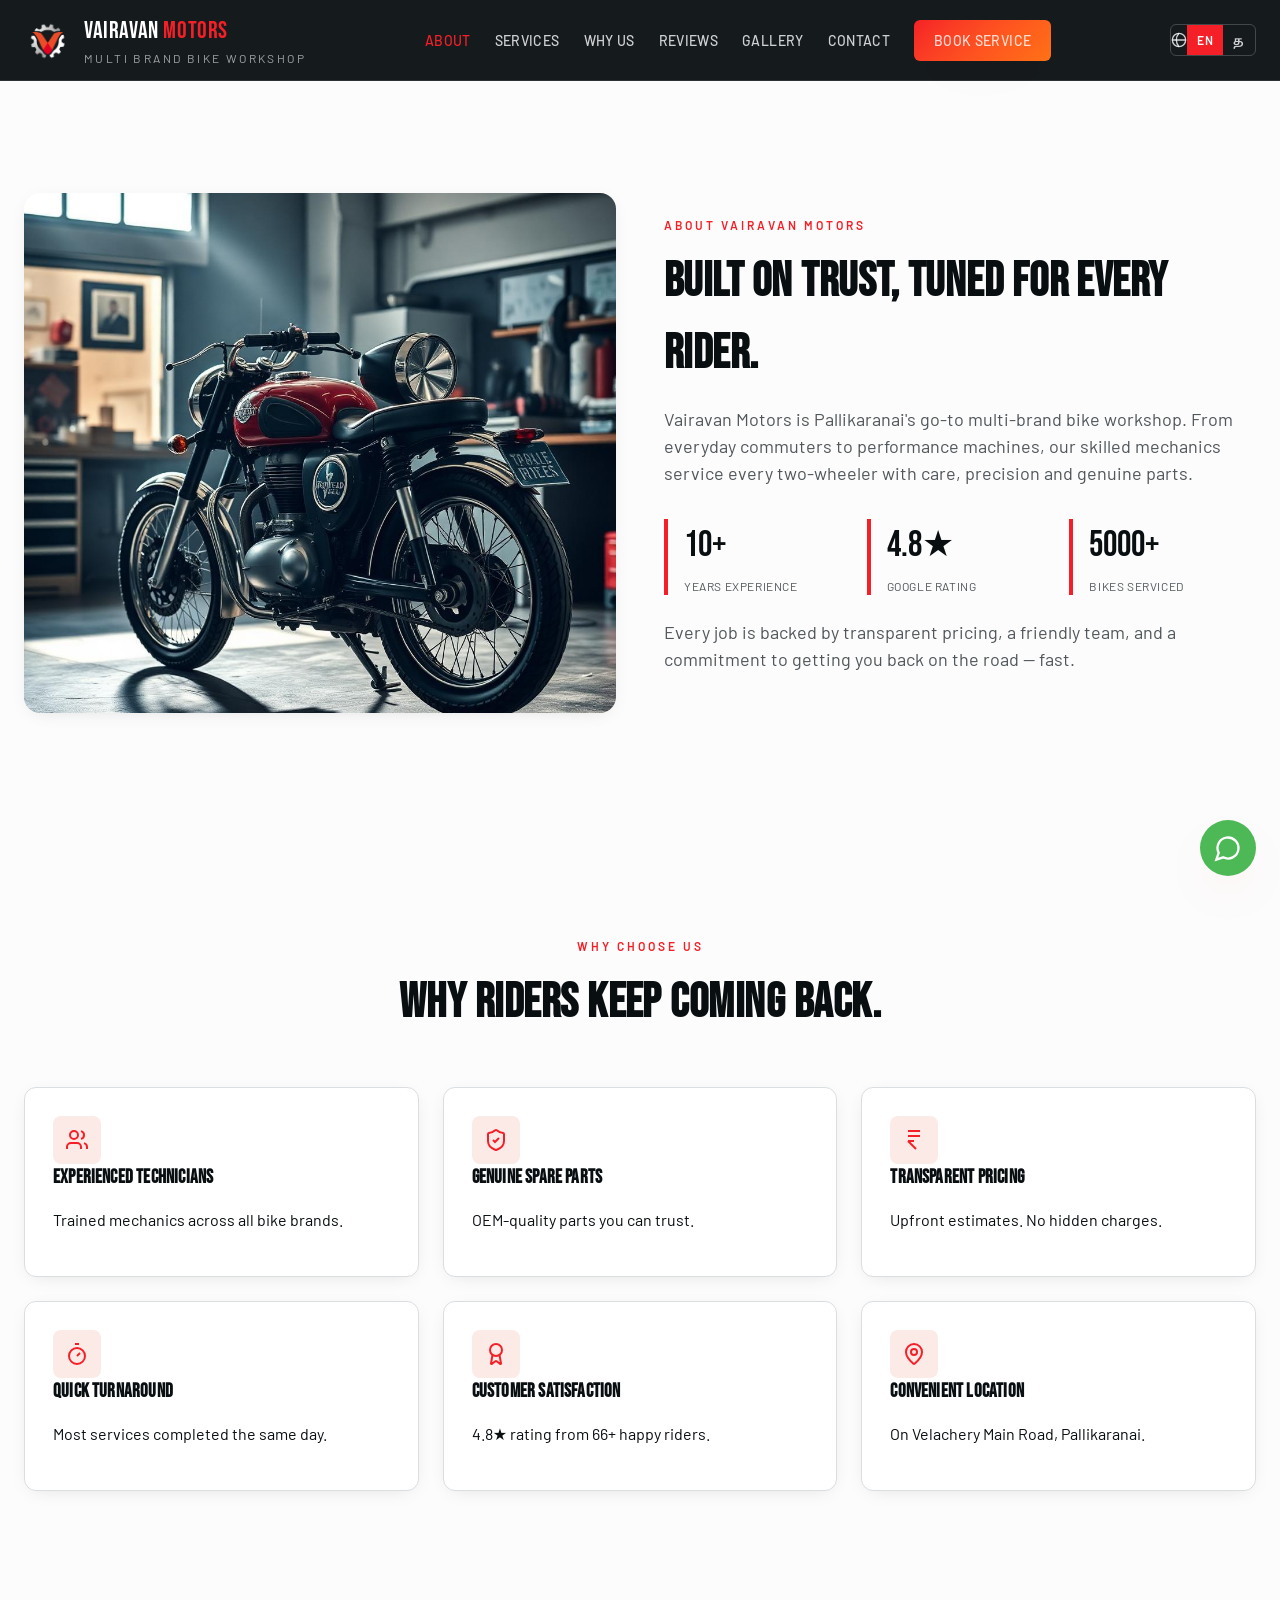
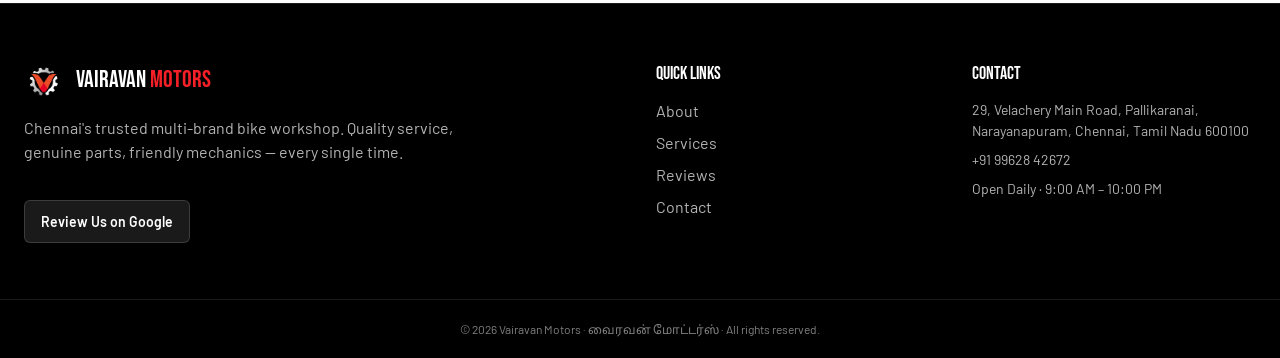
<file: about.html>
<!DOCTYPE html>
<html lang="en">

<head>
  <meta charset="utf-8">
  <meta name="viewport" content="width=device-width, initial-scale=1">
  <title>About — Vairavan Motors</title>
  <meta name="description"
    content="Multi-brand bike workshop in Pallikaranai, Chennai. Genuine spares, expert technicians, transparent pricing. Rated 4.8★ by 66+ riders. Call 99628 42672.">
  <meta name="author" content="Vairavan Motors">
  <meta property="og:title" content="About — Vairavan Motors">
  <meta property="og:description"
    content="Multi-brand bike workshop in Pallikaranai, Chennai. Genuine spares, expert technicians, transparent pricing. Rated 4.8★ by 66+ riders. Call 99628 42672.">
  <meta property="og:type" content="website">
  <meta property="og:image"
    content="https://pub-bb2e103a32db4e198524a2e9ed8f35b4.r2.dev/2a0df61a-47e3-43e4-a127-f96c4b94bf29/id-preview-170ab387--299b3cc3-85a8-410e-b95b-bcf73b330bb7.lovable.app-1781874375750.png">
  <meta name="twitter:card" content="summary_large_image">
  <meta name="twitter:title" content="About — Vairavan Motors">
  <meta name="twitter:description"
    content="Multi-brand bike workshop in Pallikaranai, Chennai. Genuine spares, expert technicians, transparent pricing. Rated 4.8★ by 66+ riders. Call 99628 42672.">
  <meta name="twitter:image"
    content="https://pub-bb2e103a32db4e198524a2e9ed8f35b4.r2.dev/2a0df61a-47e3-43e4-a127-f96c4b94bf29/id-preview-170ab387--299b3cc3-85a8-410e-b95b-bcf73b330bb7.lovable.app-1781874375750.png">
  <link rel="canonical" href="about.html">
  <link rel="icon" type="image/png" href="assets/images/vairavan-logo.png">
  <link rel="apple-touch-icon" href="assets/images/vairavan-logo.png">
  <link rel="preconnect" href="https://fonts.googleapis.com">
  <link rel="preconnect" href="https://fonts.gstatic.com" crossorigin>
  <link
    href="https://fonts.googleapis.com/css2?family=Bebas+Neue&family=Noto+Sans+Tamil:wght@400;500;600;700&family=Barlow:wght@400;500;600;700;800&family=Barlow+Condensed:wght@500;600;700&display=swap"
    rel="stylesheet">
  <link rel="stylesheet" href="assets/css/style.css">
  <link rel="stylesheet" href="assets/css/responsive.css">
</head>

<body class="min-h-screen bg-background text-foreground" data-page="about">
  <header class="site-header">
    <div class="container-7xl site-header__inner"><a href="index.html" class="site-header__brand"><img
          src="assets/images/vairavan-logo.png" alt="Vairavan Motors logo" class="site-header__logo" width="48"
          height="48">
        <div>
          <div class="site-header__name">VAIRAVAN <span class="text-brand">MOTORS</span></div>
          <div class="site-header__tagline" data-i18n="tagline"></div>
        </div>
      </a>
      <nav class="site-nav" aria-label="Main navigation"><a href="about.html" data-nav="about"
          data-i18n="nav.about"></a><a href="services.html" data-nav="services" data-i18n="nav.services"></a><a
          href="about.html#why" data-nav="why" data-i18n="nav.why"></a><a href="gallery.html#reviews" data-nav="reviews"
          data-i18n="nav.reviews"></a><a href="gallery.html" data-nav="gallery" data-i18n="nav.gallery"></a><a
          href="contact.html" data-nav="contact" data-i18n="nav.contact"></a>
        <a href="contact.html"
          class="btn-brand"><span data-i18n="nav.book"></span></a>
      </nav>
      <div class="site-header__mobile-tools">
        <div class="lang-switcher"><svg class="icon icon-sm" viewBox="0 0 24 24" fill="none" stroke="currentColor"
            stroke-width="2">
            <circle cx="12" cy="12" r="10" />
            <path d="M12 2a14.5 14.5 0 0 0 0 20" />
            <path d="M2 12h20" />
          </svg><button type="button" data-lang="en" class="is-active" aria-pressed="true">EN</button><button
            type="button" data-lang="ta" aria-pressed="false">த</button></div><button type="button" class="menu-toggle"
          aria-label="Menu" aria-expanded="false"><svg class="icon icon-lg menu-icon-open" viewBox="0 0 24 24"
            fill="none" stroke="currentColor" stroke-width="2">
            <line x1="4" x2="20" y1="12" y2="12" />
            <line x1="4" x2="20" y1="6" y2="6" />
            <line x1="4" x2="20" y1="18" y2="18" />
          </svg><svg class="icon icon-lg menu-icon-close" viewBox="0 0 24 24" fill="none" stroke="currentColor"
            stroke-width="2">
            <path d="M18 6 6 18" />
            <path d="m6 6 12 12" />
          </svg></button>
      </div>
    </div>
    <div class="mobile-menu">
      <div class="mobile-menu__links"><a href="about.html" data-nav="about" data-i18n="nav.about"></a><a
          href="services.html" data-nav="services" data-i18n="nav.services"></a><a href="about.html#why" data-nav="why"
          data-i18n="nav.why"></a><a href="gallery.html#reviews" data-nav="reviews" data-i18n="nav.reviews"></a><a
          href="gallery.html" data-nav="gallery" data-i18n="nav.gallery"></a><a href="contact.html" data-nav="contact"
          data-i18n="nav.contact"></a><a href="tel:+919962842672" class="mobile-menu__call"><span
            data-i18n="callBtn"></span> 99628 42672</a></div>
    </div>
  </header>
  <main>
    <section id="about" class="section">
      <div class="container-7xl about-grid"><img src="assets/images/gallery-1.jpg"
          alt="Classic motorcycle being serviced" class="about-image" width="1024" height="1024" loading="lazy">
        <div>
          <div class="section__eyebrow" data-i18n="about.eyebrow"></div>
          <h2 class="section__title" data-i18n="about.title"></h2>
          <p class="section__subtitle section__subtitle--muted" data-i18n="about.body"></p>
          <div class="stats-grid">
            <div class="stat-item">
              <div class="stat-item__value">10+</div>
              <div class="stat-item__label" data-i18n="about.years"></div>
            </div>
            <div class="stat-item">
              <div class="stat-item__value">4.8★</div>
              <div class="stat-item__label" data-i18n="about.rating"></div>
            </div>
            <div class="stat-item">
              <div class="stat-item__value">5000+</div>
              <div class="stat-item__label" data-i18n="about.bikes"></div>
            </div>
          </div>
          <p class="section__subtitle section__subtitle--muted" style="margin-top:1.5rem" data-i18n="about.footer"></p>
        </div>
      </div>
    </section>
    <section id="why" class="section">
      <div class="container-7xl">
        <div class="text-center max-w-2xl mx-auto">
          <div class="section__eyebrow" data-i18n="why.eyebrow"></div>
          <h2 class="section__title" data-i18n="why.title"></h2>
        </div>
        <div class="why-grid" id="why-grid">
          <div class="why-card">
            <div class="why-card__icon"></div>
            <h3 class="why-card__title">Experienced Technicians</h3>
            <p class="why-card__desc">Trained mechanics across all bike brands.</p>
          </div>
          <div class="why-card">
            <div class="why-card__icon"></div>
            <h3 class="why-card__title">Genuine Spare Parts</h3>
            <p class="why-card__desc">OEM-quality parts you can trust.</p>
          </div>
          <div class="why-card">
            <div class="why-card__icon"></div>
            <h3 class="why-card__title">Transparent Pricing</h3>
            <p class="why-card__desc">Upfront estimates. No hidden charges.</p>
          </div>
          <div class="why-card">
            <div class="why-card__icon"></div>
            <h3 class="why-card__title">Quick Turnaround</h3>
            <p class="why-card__desc">Most services completed the same day.</p>
          </div>
          <div class="why-card">
            <div class="why-card__icon"></div>
            <h3 class="why-card__title">Customer Satisfaction</h3>
            <p class="why-card__desc">4.8★ rating from 66+ happy riders.</p>
          </div>
          <div class="why-card">
            <div class="why-card__icon"></div>
            <h3 class="why-card__title">Convenient Location</h3>
            <p class="why-card__desc">On Velachery Main Road, Pallikaranai.</p>
          </div>
        </div>
      </div>
    </section>
  </main>
  <footer class="site-footer">
    <div class="container-7xl site-footer__grid">
      <div class="site-footer__brand-col">
        <div class="site-footer__brand-row"><img src="assets/images/vairavan-logo.png" alt="Vairavan Motors logo"
            class="site-footer__logo" width="40" height="40">
          <div class="site-footer__name">VAIRAVAN <span class="text-brand">MOTORS</span></div>
        </div>
        <p class="site-footer__tagline" data-i18n="footer.tagline"></p><a
          href="https://search.google.com/local/writereview?placeid=ChIJVairavanMotors" target="_blank"
          rel="noopener noreferrer" class="site-footer__review-btn"><span data-i18n="footer.review"></span></a>
      </div>
      <div>
        <div class="site-footer__heading" data-i18n="footer.quick"></div>
        <ul class="site-footer__links">
          <li><a href="about.html" data-i18n="nav.about"></a></li>
          <li><a href="services.html" data-i18n="nav.services"></a></li>
          <li><a href="gallery.html#reviews" data-i18n="nav.reviews"></a></li>
          <li><a href="contact.html" data-i18n="nav.contact"></a></li>
        </ul>
      </div>
      <div>
        <div class="site-footer__heading" data-i18n="footer.contactHead"></div>
        <ul class="site-footer__contact">
          <li>29, Velachery Main Road, Pallikaranai, Narayanapuram, Chennai, Tamil Nadu 600100</li>
          <li>+91 99628 42672</li>
          <li><span data-i18n="contact.hoursValue"></span></li>
        </ul>
      </div>
    </div>
    <div class="container-7xl site-footer__copy">© <span id="copyright-year"></span> Vairavan Motors · வைரவன் மோட்டர்ஸ்
      · <span data-i18n="footer.rights"></span></div>
  </footer><a href="https://wa.me/919962842672?text=Hello%20Vairavan%20Motors" target="_blank" rel="noopener noreferrer"
    aria-label="Chat on WhatsApp" class="fab-whatsapp"><svg class="icon icon-xl" viewBox="0 0 24 24" fill="none"
      stroke="currentColor" stroke-width="2">
      <path d="M7.9 20A9 9 0 1 0 4 16.1L2 22Z" />
    </svg></a><a href="tel:+919962842672" class="mobile-call-bar"><span data-i18n="callBtn"></span> 99628 42672</a>
  <script src="assets/js/main.js"></script>
</body>

</html>
</file>
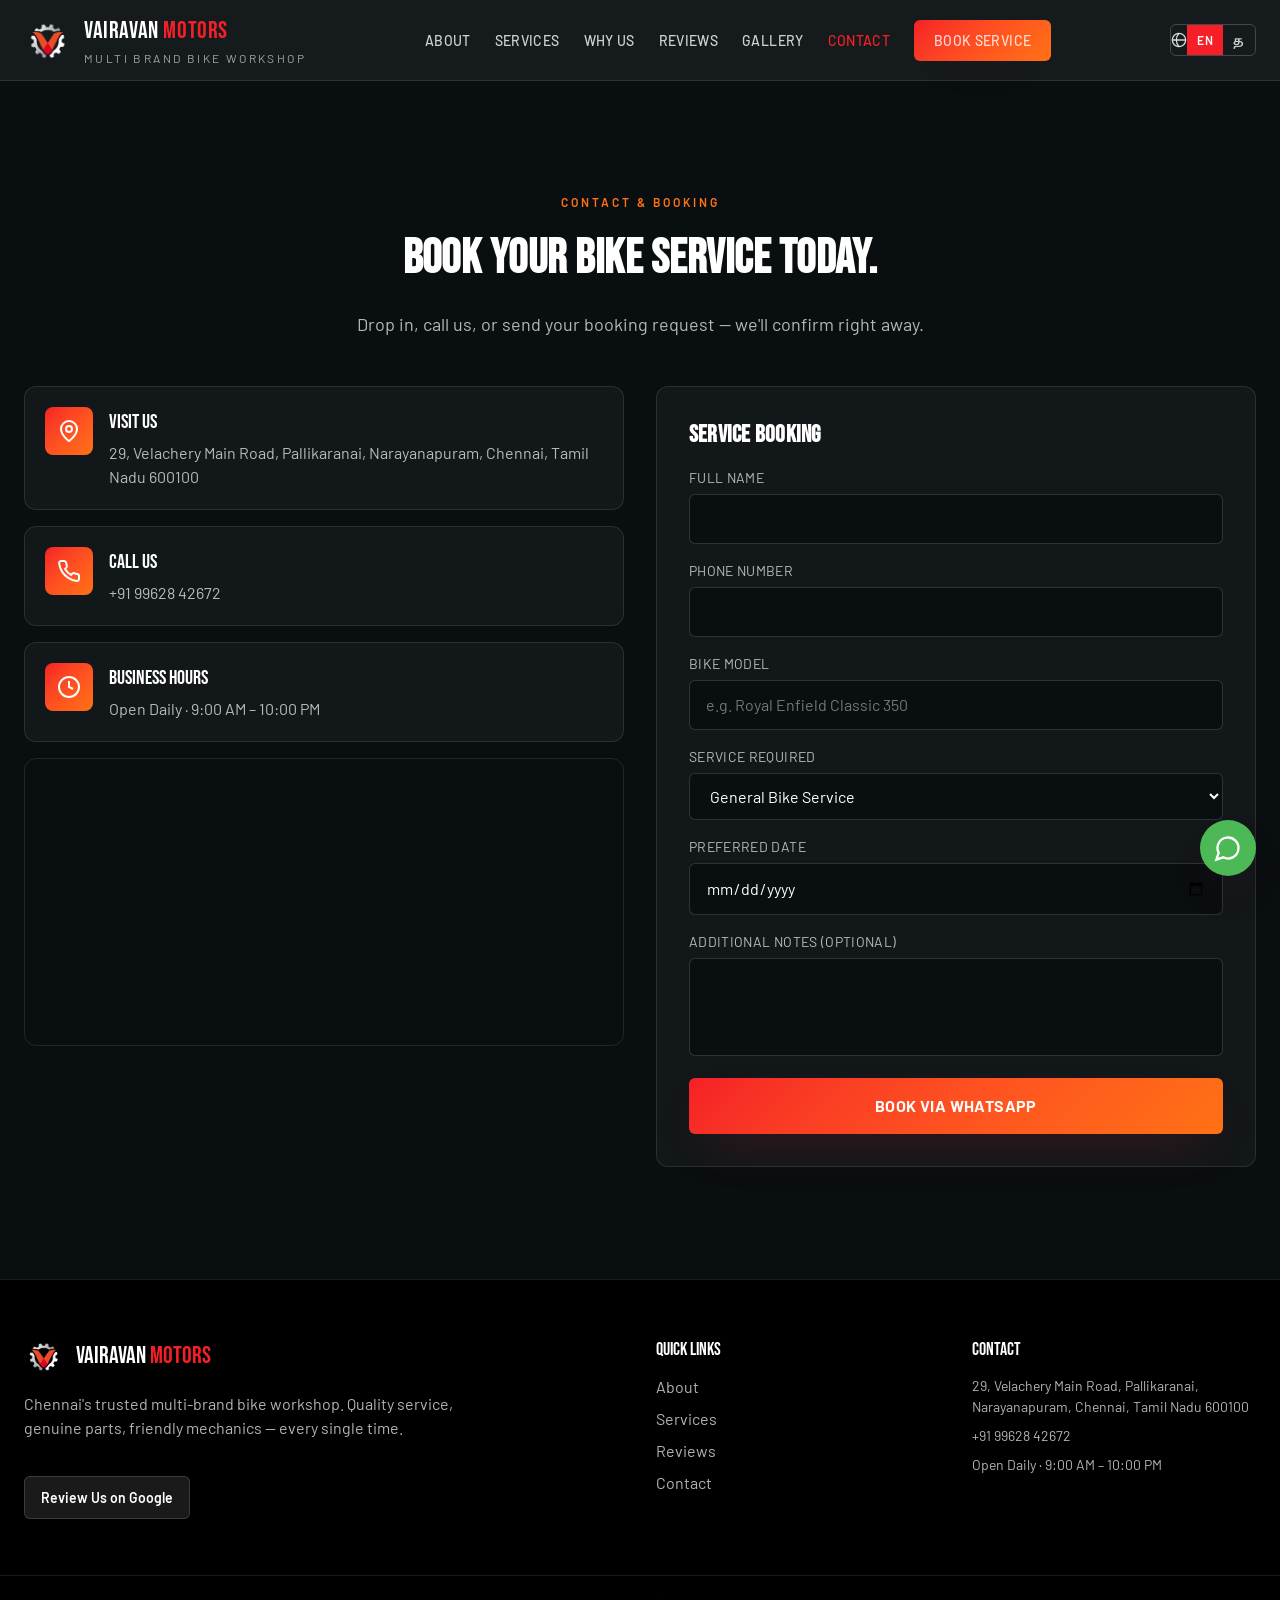
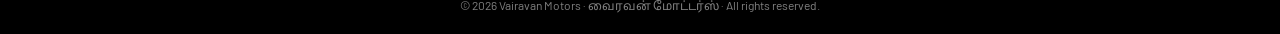
<file: contact.html>
<!DOCTYPE html>
<html lang="en">

<head>
  <meta charset="utf-8">
  <meta name="viewport" content="width=device-width, initial-scale=1">
  <title>Contact — Vairavan Motors</title>
  <meta name="description"
    content="Multi-brand bike workshop in Pallikaranai, Chennai. Genuine spares, expert technicians, transparent pricing. Rated 4.8★ by 66+ riders. Call 99628 42672.">
  <meta name="author" content="Vairavan Motors">
  <meta property="og:title" content="Contact — Vairavan Motors">
  <meta property="og:description"
    content="Multi-brand bike workshop in Pallikaranai, Chennai. Genuine spares, expert technicians, transparent pricing. Rated 4.8★ by 66+ riders. Call 99628 42672.">
  <meta property="og:type" content="website">
  <meta property="og:image"
    content="https://pub-bb2e103a32db4e198524a2e9ed8f35b4.r2.dev/2a0df61a-47e3-43e4-a127-f96c4b94bf29/id-preview-170ab387--299b3cc3-85a8-410e-b95b-bcf73b330bb7.lovable.app-1781874375750.png">
  <meta name="twitter:card" content="summary_large_image">
  <meta name="twitter:title" content="Contact — Vairavan Motors">
  <meta name="twitter:description"
    content="Multi-brand bike workshop in Pallikaranai, Chennai. Genuine spares, expert technicians, transparent pricing. Rated 4.8★ by 66+ riders. Call 99628 42672.">
  <meta name="twitter:image"
    content="https://pub-bb2e103a32db4e198524a2e9ed8f35b4.r2.dev/2a0df61a-47e3-43e4-a127-f96c4b94bf29/id-preview-170ab387--299b3cc3-85a8-410e-b95b-bcf73b330bb7.lovable.app-1781874375750.png">
  <link rel="canonical" href="contact.html">
  <link rel="icon" type="image/png" href="assets/images/vairavan-logo.png">
  <link rel="apple-touch-icon" href="assets/images/vairavan-logo.png">
  <link rel="preconnect" href="https://fonts.googleapis.com">
  <link rel="preconnect" href="https://fonts.gstatic.com" crossorigin>
  <link
    href="https://fonts.googleapis.com/css2?family=Bebas+Neue&family=Noto+Sans+Tamil:wght@400;500;600;700&family=Barlow:wght@400;500;600;700;800&family=Barlow+Condensed:wght@500;600;700&display=swap"
    rel="stylesheet">
  <link rel="stylesheet" href="assets/css/style.css">
  <link rel="stylesheet" href="assets/css/responsive.css">
</head>

<body class="min-h-screen bg-background text-foreground" data-page="contact">
  <header class="site-header">
    <div class="container-7xl site-header__inner"><a href="index.html" class="site-header__brand"><img
          src="assets/images/vairavan-logo.png" alt="Vairavan Motors logo" class="site-header__logo" width="48"
          height="48">
        <div>
          <div class="site-header__name">VAIRAVAN <span class="text-brand">MOTORS</span></div>
          <div class="site-header__tagline" data-i18n="tagline"></div>
        </div>
      </a>
      <nav class="site-nav" aria-label="Main navigation"><a href="about.html" data-nav="about"
          data-i18n="nav.about"></a><a href="services.html" data-nav="services" data-i18n="nav.services"></a><a
          href="about.html#why" data-nav="why" data-i18n="nav.why"></a><a href="gallery.html#reviews" data-nav="reviews"
          data-i18n="nav.reviews"></a><a href="gallery.html" data-nav="gallery" data-i18n="nav.gallery"></a><a
          href="contact.html" data-nav="contact" data-i18n="nav.contact"></a>
        <a href="contact.html"
          class="btn-brand"><span data-i18n="nav.book"></span></a>
      </nav>
      <div class="site-header__mobile-tools">
        <div class="lang-switcher"><svg class="icon icon-sm" viewBox="0 0 24 24" fill="none" stroke="currentColor"
            stroke-width="2">
            <circle cx="12" cy="12" r="10" />
            <path d="M12 2a14.5 14.5 0 0 0 0 20" />
            <path d="M2 12h20" />
          </svg><button type="button" data-lang="en" class="is-active" aria-pressed="true">EN</button><button
            type="button" data-lang="ta" aria-pressed="false">த</button></div><button type="button" class="menu-toggle"
          aria-label="Menu" aria-expanded="false"><svg class="icon icon-lg menu-icon-open" viewBox="0 0 24 24"
            fill="none" stroke="currentColor" stroke-width="2">
            <line x1="4" x2="20" y1="12" y2="12" />
            <line x1="4" x2="20" y1="6" y2="6" />
            <line x1="4" x2="20" y1="18" y2="18" />
          </svg><svg class="icon icon-lg menu-icon-close" viewBox="0 0 24 24" fill="none" stroke="currentColor"
            stroke-width="2">
            <path d="M18 6 6 18" />
            <path d="m6 6 12 12" />
          </svg></button>
      </div>
    </div>
    <div class="mobile-menu">
      <div class="mobile-menu__links"><a href="about.html" data-nav="about" data-i18n="nav.about"></a><a
          href="services.html" data-nav="services" data-i18n="nav.services"></a><a href="about.html#why" data-nav="why"
          data-i18n="nav.why"></a><a href="gallery.html#reviews" data-nav="reviews" data-i18n="nav.reviews"></a><a
          href="gallery.html" data-nav="gallery" data-i18n="nav.gallery"></a><a href="contact.html" data-nav="contact"
          data-i18n="nav.contact"></a><a href="tel:+919962842672" class="mobile-menu__call"><span
            data-i18n="callBtn"></span> 99628 42672</a></div>
    </div>
  </header>
  <main>
    <section id="contact" class="section section--dark">
      <div class="container-7xl">
        <div class="contact-header">
          <div class="section__eyebrow" data-i18n="contact.eyebrow"></div>
          <h2 class="section__title" data-i18n="contact.title"></h2>
          <p class="section__subtitle" data-i18n="contact.sub"></p>
        </div>
        <div class="contact-grid">
          <div class="space-y-4"><a
              href="https://www.google.com/maps/search/?api=1&query=Vairavan+Motors+Pallikaranai+Chennai"
              target="_blank" rel="noopener noreferrer" class="info-card">
              <div class="info-card__icon"></div>
              <div>
                <div class="info-card__title" data-i18n="contact.visit"></div>
                <div class="info-card__body">29, Velachery Main Road, Pallikaranai, Narayanapuram, Chennai, Tamil Nadu
                  600100</div>
              </div>
            </a><a href="tel:+919962842672" class="info-card">
              <div class="info-card__icon"></div>
              <div>
                <div class="info-card__title" data-i18n="contact.callUs"></div>
                <div class="info-card__body">+91 99628 42672</div>
              </div>
            </a>
            <div class="info-card">
              <div class="info-card__icon"></div>
              <div>
                <div class="info-card__title" data-i18n="contact.hours"></div>
                <div class="info-card__body" data-i18n="contact.hoursValue"></div>
              </div>
            </div>
            <div class="contact-map"><iframe title="Vairavan Motors location"
                src="https://www.google.com/maps?q=29+Velachery+Main+Road+Pallikaranai+Chennai+600100&output=embed"
                loading="lazy" referrerpolicy="no-referrer-when-downgrade"></iframe></div>
          </div>
          <form id="contact-form" class="contact-form">
            <h3 class="font-display text-2xl" data-i18n="contact.formTitle"></h3>
            <div><label class="form-label" for="name" data-i18n="contact.name"></label><input class="form-input"
                id="name" name="name" type="text" required maxlength="80"></div>
            <div><label class="form-label" for="phone" data-i18n="contact.phone"></label><input class="form-input"
                id="phone" name="phone" type="tel" required maxlength="20" pattern="[0-9+\-\s]{7,20}"></div>
            <div><label class="form-label" for="bike" data-i18n="contact.bike"></label><input class="form-input"
                id="bike" name="bike" type="text" required maxlength="80" data-i18n-placeholder="contact.bikePh"></div>
            <div><label class="form-label" for="service-select" data-i18n="contact.service"></label><select
                class="form-select" id="service-select" name="service" required>
                <option value="General Bike Service">General Bike Service</option>
                <option value="Engine Repair">Engine Repair</option>
                <option value="Oil Change">Oil Change</option>
                <option value="Brake Service">Brake Service</option>
                <option value="Electrical Repairs">Electrical Repairs</option>
                <option value="Battery Replacement">Battery Replacement</option>
                <option value="Tyre Replacement">Tyre Replacement</option>
                <option value="Suspension Repair">Suspension Repair</option>
                <option value="Periodic Maintenance">Periodic Maintenance</option>
                <option value="Emergency Repairs">Emergency Repairs</option>
              </select></div>
            <div><label class="form-label" for="date" data-i18n="contact.date"></label><input class="form-input"
                id="date" name="date" type="date"></div>
            <div><label class="form-label" for="notes" data-i18n="contact.notes"></label><textarea class="form-textarea"
                id="notes" name="notes" rows="3" maxlength="500"></textarea></div><button type="submit"
              class="btn-brand btn-brand-lg" style="width:100%;justify-content:center"><span
                data-i18n="contact.submit"></span></button>
            <div id="form-success" class="form-success hidden">
              <p data-i18n="contact.opening"></p><a
                href="https://search.google.com/local/writereview?placeid=ChIJVairavanMotors" target="_blank"
                rel="noopener noreferrer"><span data-i18n="footer.review"></span></a>
            </div>
          </form>
        </div>
      </div>
    </section>
  </main>
  <footer class="site-footer">
    <div class="container-7xl site-footer__grid">
      <div class="site-footer__brand-col">
        <div class="site-footer__brand-row"><img src="assets/images/vairavan-logo.png" alt="Vairavan Motors logo"
            class="site-footer__logo" width="40" height="40">
          <div class="site-footer__name">VAIRAVAN <span class="text-brand">MOTORS</span></div>
        </div>
        <p class="site-footer__tagline" data-i18n="footer.tagline"></p><a
          href="https://search.google.com/local/writereview?placeid=ChIJVairavanMotors" target="_blank"
          rel="noopener noreferrer" class="site-footer__review-btn"><span data-i18n="footer.review"></span></a>
      </div>
      <div>
        <div class="site-footer__heading" data-i18n="footer.quick"></div>
        <ul class="site-footer__links">
          <li><a href="about.html" data-i18n="nav.about"></a></li>
          <li><a href="services.html" data-i18n="nav.services"></a></li>
          <li><a href="gallery.html#reviews" data-i18n="nav.reviews"></a></li>
          <li><a href="contact.html" data-i18n="nav.contact"></a></li>
        </ul>
      </div>
      <div>
        <div class="site-footer__heading" data-i18n="footer.contactHead"></div>
        <ul class="site-footer__contact">
          <li>29, Velachery Main Road, Pallikaranai, Narayanapuram, Chennai, Tamil Nadu 600100</li>
          <li>+91 99628 42672</li>
          <li><span data-i18n="contact.hoursValue"></span></li>
        </ul>
      </div>
    </div>
    <div class="container-7xl site-footer__copy">© <span id="copyright-year"></span> Vairavan Motors · வைரவன் மோட்டர்ஸ்
      · <span data-i18n="footer.rights"></span></div>
  </footer><a href="https://wa.me/919962842672?text=Hello%20Vairavan%20Motors" target="_blank" rel="noopener noreferrer"
    aria-label="Chat on WhatsApp" class="fab-whatsapp"><svg class="icon icon-xl" viewBox="0 0 24 24" fill="none"
      stroke="currentColor" stroke-width="2">
      <path d="M7.9 20A9 9 0 1 0 4 16.1L2 22Z" />
    </svg></a><a href="tel:+919962842672" class="mobile-call-bar"><span data-i18n="callBtn"></span> 99628 42672</a>
  <script src="assets/js/main.js"></script>
</body>

</html>
</file>
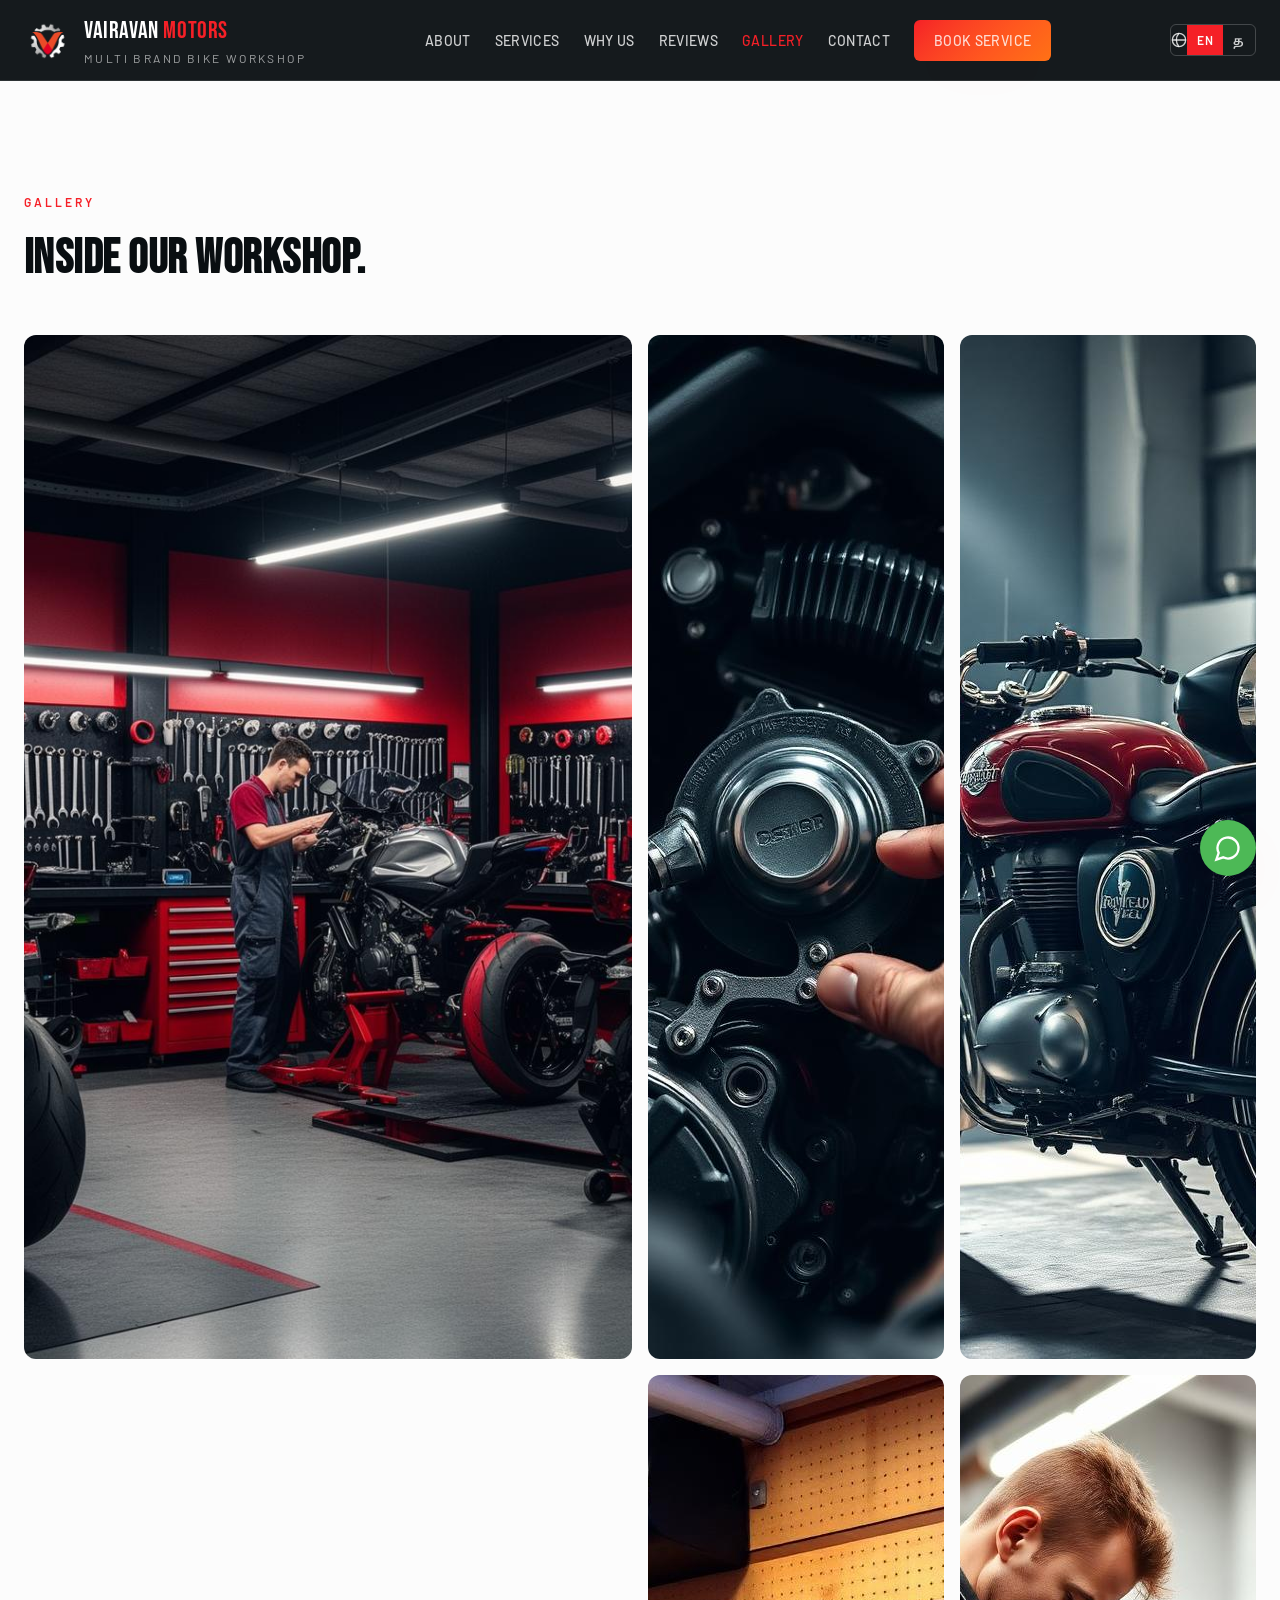
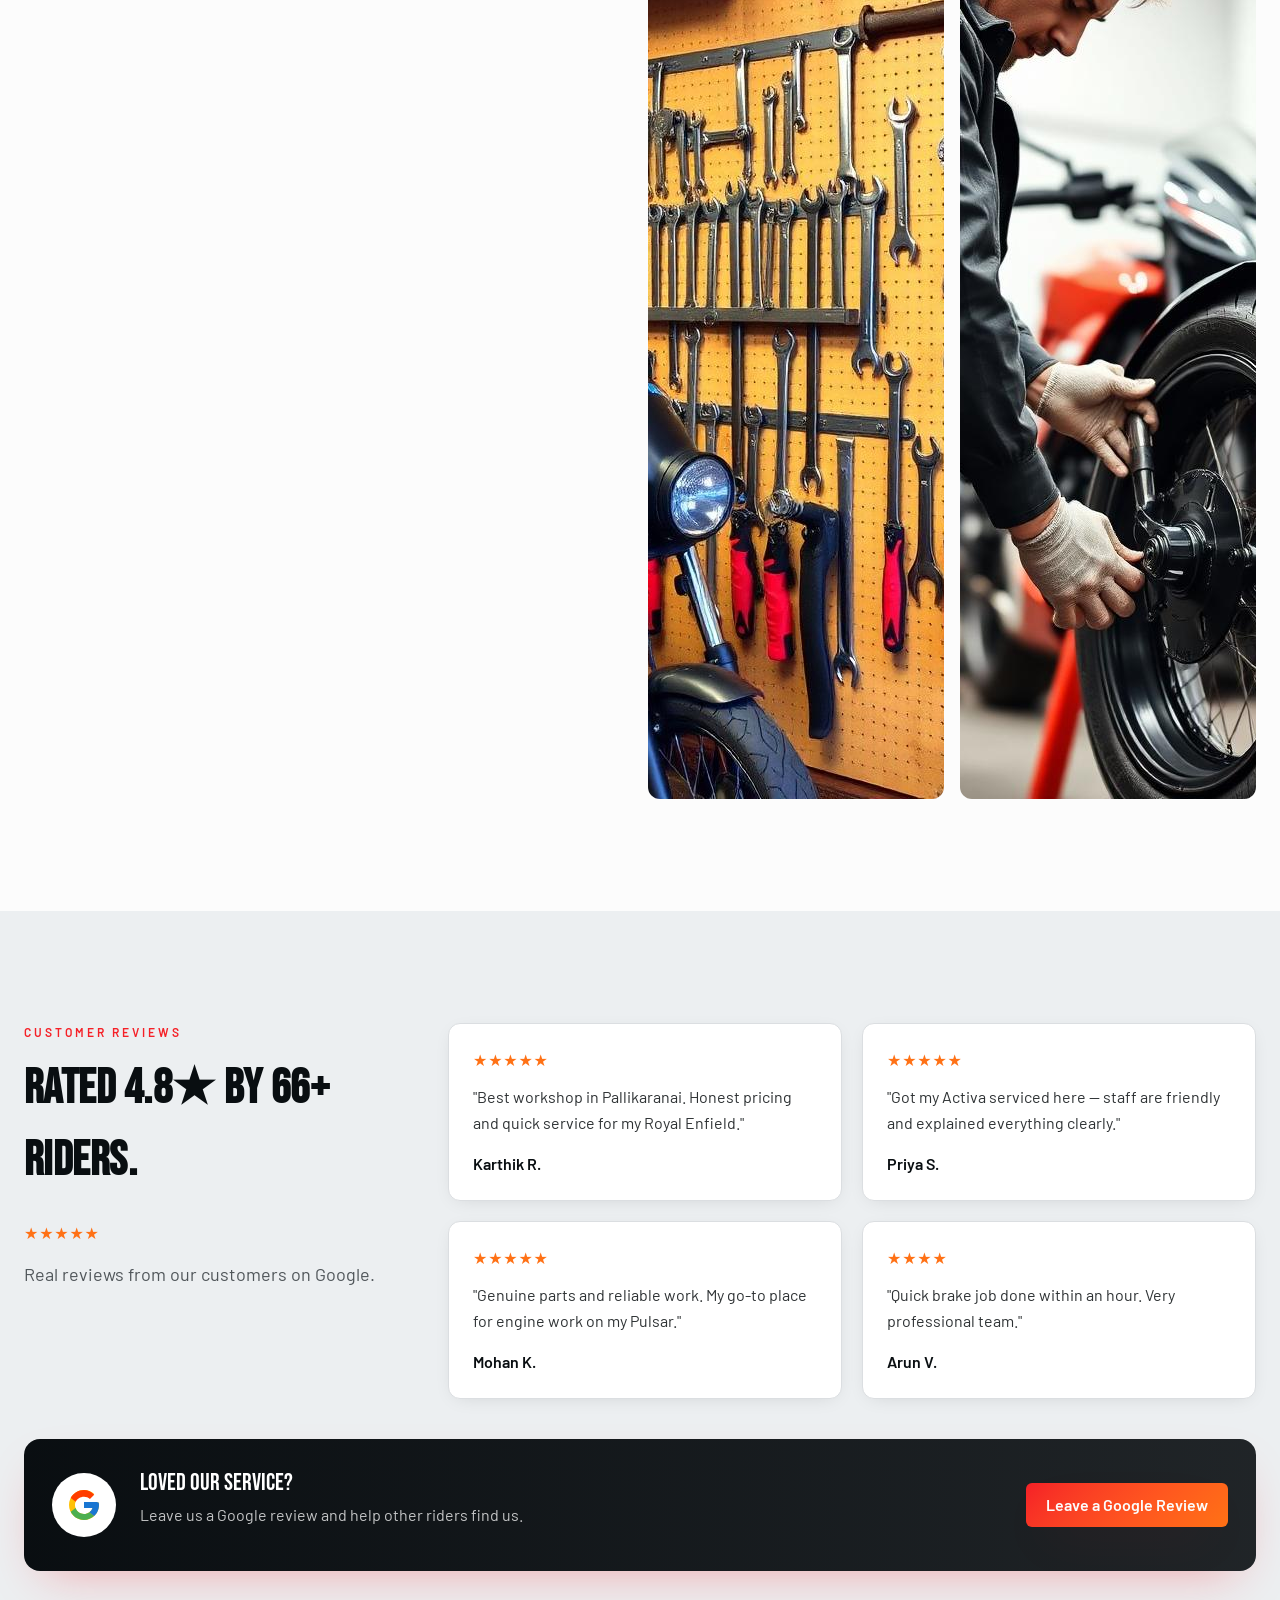
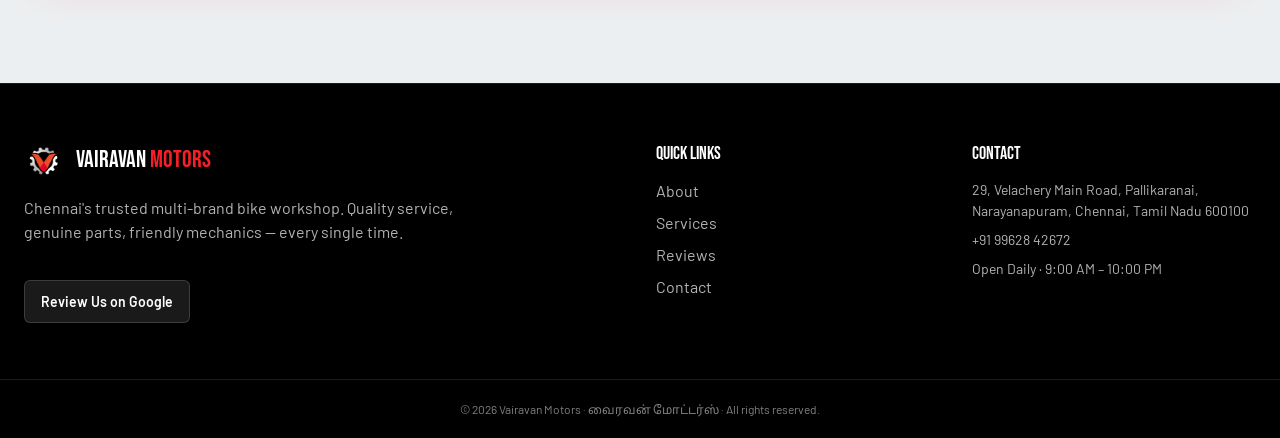
<file: gallery.html>
<!DOCTYPE html>
<html lang="en">

<head>
  <meta charset="utf-8">
  <meta name="viewport" content="width=device-width, initial-scale=1">
  <title>Gallery — Vairavan Motors</title>
  <meta name="description"
    content="Multi-brand bike workshop in Pallikaranai, Chennai. Genuine spares, expert technicians, transparent pricing. Rated 4.8★ by 66+ riders. Call 99628 42672.">
  <meta name="author" content="Vairavan Motors">
  <meta property="og:title" content="Gallery — Vairavan Motors">
  <meta property="og:description"
    content="Multi-brand bike workshop in Pallikaranai, Chennai. Genuine spares, expert technicians, transparent pricing. Rated 4.8★ by 66+ riders. Call 99628 42672.">
  <meta property="og:type" content="website">
  <meta property="og:image"
    content="https://pub-bb2e103a32db4e198524a2e9ed8f35b4.r2.dev/2a0df61a-47e3-43e4-a127-f96c4b94bf29/id-preview-170ab387--299b3cc3-85a8-410e-b95b-bcf73b330bb7.lovable.app-1781874375750.png">
  <meta name="twitter:card" content="summary_large_image">
  <meta name="twitter:title" content="Gallery — Vairavan Motors">
  <meta name="twitter:description"
    content="Multi-brand bike workshop in Pallikaranai, Chennai. Genuine spares, expert technicians, transparent pricing. Rated 4.8★ by 66+ riders. Call 99628 42672.">
  <meta name="twitter:image"
    content="https://pub-bb2e103a32db4e198524a2e9ed8f35b4.r2.dev/2a0df61a-47e3-43e4-a127-f96c4b94bf29/id-preview-170ab387--299b3cc3-85a8-410e-b95b-bcf73b330bb7.lovable.app-1781874375750.png">
  <link rel="canonical" href="gallery.html">
  <link rel="icon" type="image/png" href="assets/images/vairavan-logo.png">
  <link rel="apple-touch-icon" href="assets/images/vairavan-logo.png">
  <link rel="preconnect" href="https://fonts.googleapis.com">
  <link rel="preconnect" href="https://fonts.gstatic.com" crossorigin>
  <link
    href="https://fonts.googleapis.com/css2?family=Bebas+Neue&family=Noto+Sans+Tamil:wght@400;500;600;700&family=Barlow:wght@400;500;600;700;800&family=Barlow+Condensed:wght@500;600;700&display=swap"
    rel="stylesheet">
  <link rel="stylesheet" href="assets/css/style.css">
  <link rel="stylesheet" href="assets/css/responsive.css">
</head>

<body class="min-h-screen bg-background text-foreground" data-page="gallery">
  <header class="site-header">
    <div class="container-7xl site-header__inner"><a href="index.html" class="site-header__brand"><img
          src="assets/images/vairavan-logo.png" alt="Vairavan Motors logo" class="site-header__logo" width="48"
          height="48">
        <div>
          <div class="site-header__name">VAIRAVAN <span class="text-brand">MOTORS</span></div>
          <div class="site-header__tagline" data-i18n="tagline"></div>
        </div>
      </a>
      <nav class="site-nav" aria-label="Main navigation"><a href="about.html" data-nav="about"
          data-i18n="nav.about"></a><a href="services.html" data-nav="services" data-i18n="nav.services"></a><a
          href="about.html#why" data-nav="why" data-i18n="nav.why"></a><a href="gallery.html#reviews" data-nav="reviews"
          data-i18n="nav.reviews"></a><a href="gallery.html" data-nav="gallery" data-i18n="nav.gallery"></a><a
          href="contact.html" data-nav="contact" data-i18n="nav.contact"></a>
        <a href="contact.html"
          class="btn-brand"><span data-i18n="nav.book"></span></a>
      </nav>
      <div class="site-header__mobile-tools">
        <div class="lang-switcher"><svg class="icon icon-sm" viewBox="0 0 24 24" fill="none" stroke="currentColor"
            stroke-width="2">
            <circle cx="12" cy="12" r="10" />
            <path d="M12 2a14.5 14.5 0 0 0 0 20" />
            <path d="M2 12h20" />
          </svg><button type="button" data-lang="en" class="is-active" aria-pressed="true">EN</button><button
            type="button" data-lang="ta" aria-pressed="false">த</button></div><button type="button" class="menu-toggle"
          aria-label="Menu" aria-expanded="false"><svg class="icon icon-lg menu-icon-open" viewBox="0 0 24 24"
            fill="none" stroke="currentColor" stroke-width="2">
            <line x1="4" x2="20" y1="12" y2="12" />
            <line x1="4" x2="20" y1="6" y2="6" />
            <line x1="4" x2="20" y1="18" y2="18" />
          </svg><svg class="icon icon-lg menu-icon-close" viewBox="0 0 24 24" fill="none" stroke="currentColor"
            stroke-width="2">
            <path d="M18 6 6 18" />
            <path d="m6 6 12 12" />
          </svg></button>
      </div>
    </div>
    <div class="mobile-menu">
      <div class="mobile-menu__links"><a href="about.html" data-nav="about" data-i18n="nav.about"></a><a
          href="services.html" data-nav="services" data-i18n="nav.services"></a><a href="about.html#why" data-nav="why"
          data-i18n="nav.why"></a><a href="gallery.html#reviews" data-nav="reviews" data-i18n="nav.reviews"></a><a
          href="gallery.html" data-nav="gallery" data-i18n="nav.gallery"></a><a href="contact.html" data-nav="contact"
          data-i18n="nav.contact"></a><a href="tel:+919962842672" class="mobile-menu__call"><span
            data-i18n="callBtn"></span> 99628 42672</a></div>
    </div>
  </header>
  <main>
    <section id="gallery" class="section">
      <div class="container-7xl">
        <div class="max-w-2xl">
          <div class="section__eyebrow" data-i18n="gallery.eyebrow"></div>
          <h2 class="section__title" data-i18n="gallery.title"></h2>
        </div>
        <div class="gallery-grid"><img src="assets/images/hero-workshop.jpg" alt="Workshop interior"
            class="gallery-grid__hero" width="1024" height="1024" loading="lazy"><img
            src="assets/images/engine-repair.jpg" alt="Engine repair" class="" width="1024" height="1024"
            loading="lazy"><img src="assets/images/gallery-1.jpg" alt="Classic motorcycle service" class="" width="1024"
            height="1024" loading="lazy"><img src="assets/images/gallery-2.jpg" alt="Workshop tool wall" class=""
            width="1024" height="1024" loading="lazy"><img src="assets/images/gallery-3.jpg" alt="Tyre replacement"
            class="" width="1024" height="1024" loading="lazy"></div>
      </div>
    </section>
    <section id="reviews" class="section section--secondary">
      <div class="container-7xl">
        <div class="reviews-grid">
          <div class="reviews-sidebar">
            <div class="section__eyebrow" data-i18n="reviews.eyebrow"></div>
            <h2 class="section__title" data-i18n="reviews.title"></h2>
            <div class="reviews-stars-lg">★★★★★</div>
            <p class="section__subtitle section__subtitle--muted" data-i18n="reviews.sub"></p>
          </div>
          <div class="reviews-cards" id="reviews-cards">
            <div class="review-card">
              <div class="review-card__stars">★★★★★</div>
              <p class="review-card__text">"Best workshop in Pallikaranai. Honest pricing and quick service for my Royal
                Enfield."</p>
              <div class="review-card__name">Karthik R.</div>
            </div>
            <div class="review-card">
              <div class="review-card__stars">★★★★★</div>
              <p class="review-card__text">"Got my Activa serviced here — staff are friendly and explained everything
                clearly."</p>
              <div class="review-card__name">Priya S.</div>
            </div>
            <div class="review-card">
              <div class="review-card__stars">★★★★★</div>
              <p class="review-card__text">"Genuine parts and reliable work. My go-to place for engine work on my
                Pulsar."</p>
              <div class="review-card__name">Mohan K.</div>
            </div>
            <div class="review-card">
              <div class="review-card__stars">★★★★</div>
              <p class="review-card__text">"Quick brake job done within an hour. Very professional team."</p>
              <div class="review-card__name">Arun V.</div>
            </div>
          </div>
        </div><a href="https://search.google.com/local/writereview?placeid=ChIJVairavanMotors" target="_blank"
          rel="noopener noreferrer" class="review-cta group">
          <div class="review-cta__icon">G</div>
          <div class="review-cta__text flex-1 text-center">
            <div class="font-display text-2xl" data-i18n="reviews.ctaTitle"></div>
            <p class="text-white-75 mt-1" data-i18n="reviews.ctaBody"></p>
          </div>
          <div class="btn-brand"><span data-i18n="reviews.ctaBtn"></span></div>
        </a>
      </div>
    </section>
  </main>
  <footer class="site-footer">
    <div class="container-7xl site-footer__grid">
      <div class="site-footer__brand-col">
        <div class="site-footer__brand-row"><img src="assets/images/vairavan-logo.png" alt="Vairavan Motors logo"
            class="site-footer__logo" width="40" height="40">
          <div class="site-footer__name">VAIRAVAN <span class="text-brand">MOTORS</span></div>
        </div>
        <p class="site-footer__tagline" data-i18n="footer.tagline"></p><a
          href="https://search.google.com/local/writereview?placeid=ChIJVairavanMotors" target="_blank"
          rel="noopener noreferrer" class="site-footer__review-btn"><span data-i18n="footer.review"></span></a>
      </div>
      <div>
        <div class="site-footer__heading" data-i18n="footer.quick"></div>
        <ul class="site-footer__links">
          <li><a href="about.html" data-i18n="nav.about"></a></li>
          <li><a href="services.html" data-i18n="nav.services"></a></li>
          <li><a href="gallery.html#reviews" data-i18n="nav.reviews"></a></li>
          <li><a href="contact.html" data-i18n="nav.contact"></a></li>
        </ul>
      </div>
      <div>
        <div class="site-footer__heading" data-i18n="footer.contactHead"></div>
        <ul class="site-footer__contact">
          <li>29, Velachery Main Road, Pallikaranai, Narayanapuram, Chennai, Tamil Nadu 600100</li>
          <li>+91 99628 42672</li>
          <li><span data-i18n="contact.hoursValue"></span></li>
        </ul>
      </div>
    </div>
    <div class="container-7xl site-footer__copy">© <span id="copyright-year"></span> Vairavan Motors · வைரவன் மோட்டர்ஸ்
      · <span data-i18n="footer.rights"></span></div>
  </footer><a href="https://wa.me/919962842672?text=Hello%20Vairavan%20Motors" target="_blank" rel="noopener noreferrer"
    aria-label="Chat on WhatsApp" class="fab-whatsapp"><svg class="icon icon-xl" viewBox="0 0 24 24" fill="none"
      stroke="currentColor" stroke-width="2">
      <path d="M7.9 20A9 9 0 1 0 4 16.1L2 22Z" />
    </svg></a><a href="tel:+919962842672" class="mobile-call-bar"><span data-i18n="callBtn"></span> 99628 42672</a>
  <script src="assets/js/main.js"></script>
</body>

</html>
</file>
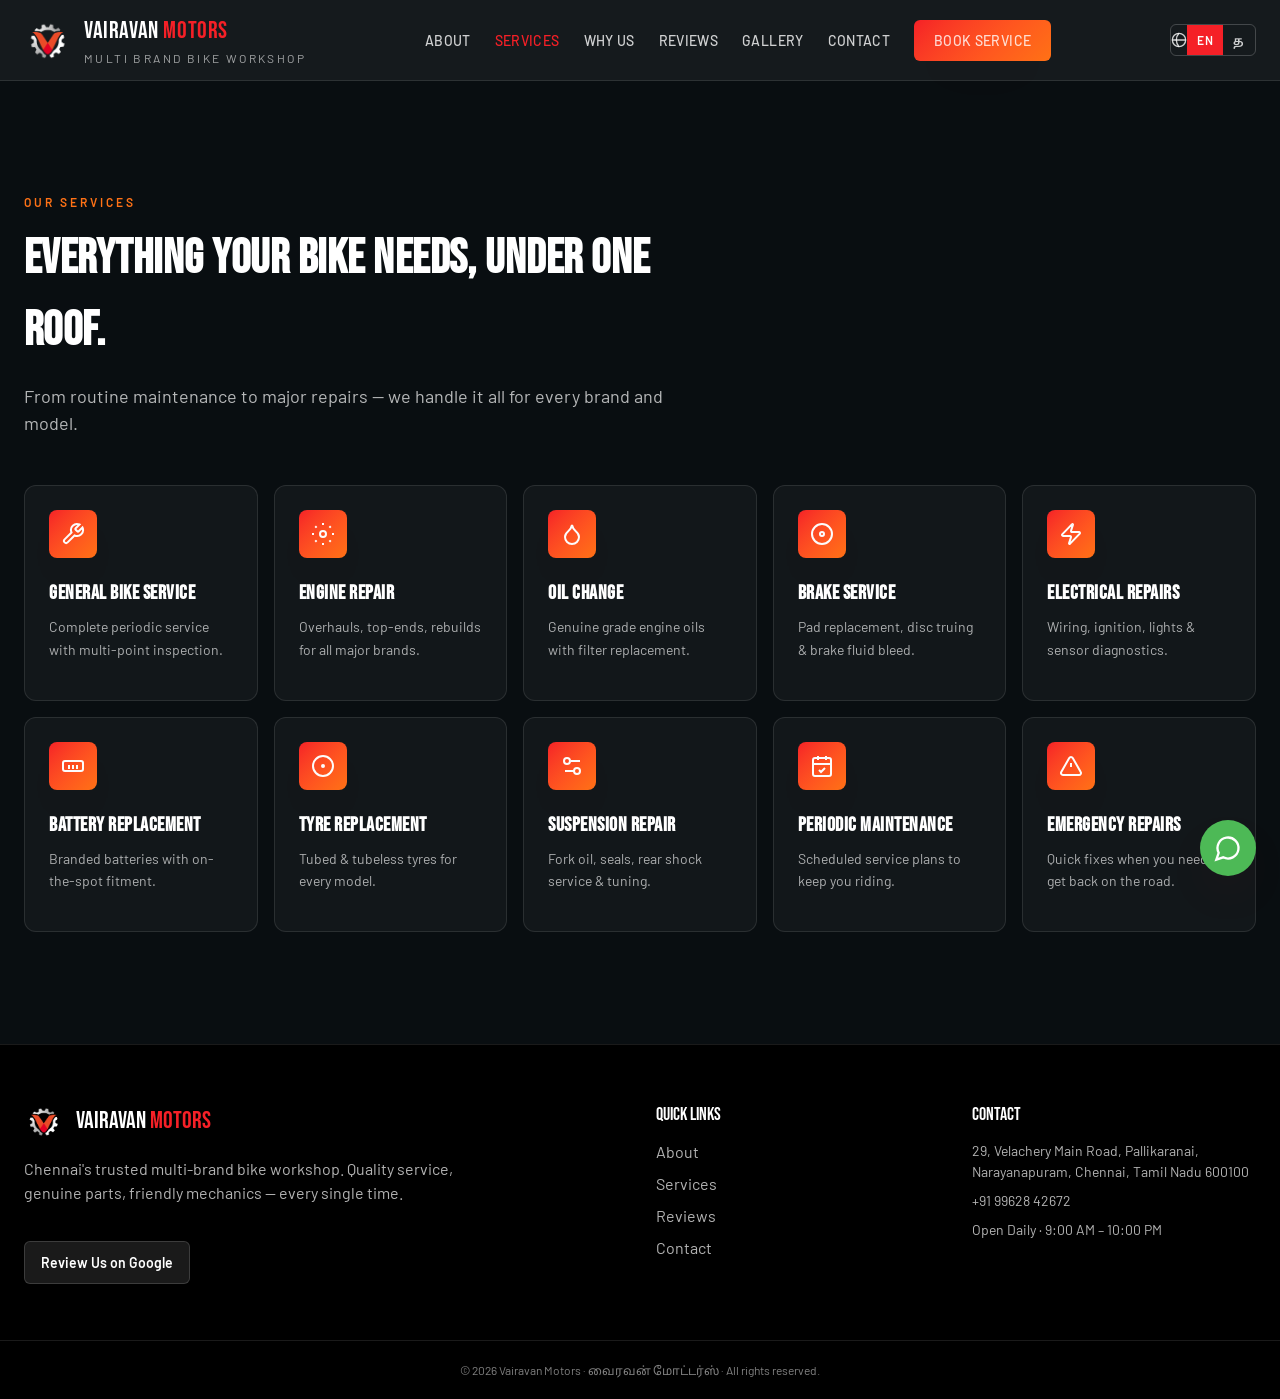
<file: services.html>
<!DOCTYPE html>
<html lang="en">

<head>
  <meta charset="utf-8">
  <meta name="viewport" content="width=device-width, initial-scale=1">
  <title>Services — Vairavan Motors</title>
  <meta name="description"
    content="Multi-brand bike workshop in Pallikaranai, Chennai. Genuine spares, expert technicians, transparent pricing. Rated 4.8★ by 66+ riders. Call 99628 42672.">
  <meta name="author" content="Vairavan Motors">
  <meta property="og:title" content="Services — Vairavan Motors">
  <meta property="og:description"
    content="Multi-brand bike workshop in Pallikaranai, Chennai. Genuine spares, expert technicians, transparent pricing. Rated 4.8★ by 66+ riders. Call 99628 42672.">
  <meta property="og:type" content="website">
  <meta property="og:image"
    content="https://pub-bb2e103a32db4e198524a2e9ed8f35b4.r2.dev/2a0df61a-47e3-43e4-a127-f96c4b94bf29/id-preview-170ab387--299b3cc3-85a8-410e-b95b-bcf73b330bb7.lovable.app-1781874375750.png">
  <meta name="twitter:card" content="summary_large_image">
  <meta name="twitter:title" content="Services — Vairavan Motors">
  <meta name="twitter:description"
    content="Multi-brand bike workshop in Pallikaranai, Chennai. Genuine spares, expert technicians, transparent pricing. Rated 4.8★ by 66+ riders. Call 99628 42672.">
  <meta name="twitter:image"
    content="https://pub-bb2e103a32db4e198524a2e9ed8f35b4.r2.dev/2a0df61a-47e3-43e4-a127-f96c4b94bf29/id-preview-170ab387--299b3cc3-85a8-410e-b95b-bcf73b330bb7.lovable.app-1781874375750.png">
  <link rel="canonical" href="services.html">
  <link rel="icon" type="image/png" href="assets/images/vairavan-logo.png">
  <link rel="apple-touch-icon" href="assets/images/vairavan-logo.png">
  <link rel="preconnect" href="https://fonts.googleapis.com">
  <link rel="preconnect" href="https://fonts.gstatic.com" crossorigin>
  <link
    href="https://fonts.googleapis.com/css2?family=Bebas+Neue&family=Noto+Sans+Tamil:wght@400;500;600;700&family=Barlow:wght@400;500;600;700;800&family=Barlow+Condensed:wght@500;600;700&display=swap"
    rel="stylesheet">
  <link rel="stylesheet" href="assets/css/style.css">
  <link rel="stylesheet" href="assets/css/responsive.css">
</head>

<body class="min-h-screen bg-background text-foreground" data-page="services">
  <header class="site-header">
    <div class="container-7xl site-header__inner"><a href="index.html" class="site-header__brand"><img
          src="assets/images/vairavan-logo.png" alt="Vairavan Motors logo" class="site-header__logo" width="48"
          height="48">
        <div>
          <div class="site-header__name">VAIRAVAN <span class="text-brand">MOTORS</span></div>
          <div class="site-header__tagline" data-i18n="tagline"></div>
        </div>
      </a>
      <nav class="site-nav" aria-label="Main navigation"><a href="about.html" data-nav="about"
          data-i18n="nav.about"></a><a href="services.html" data-nav="services" data-i18n="nav.services"></a><a
          href="about.html#why" data-nav="why" data-i18n="nav.why"></a><a href="gallery.html#reviews" data-nav="reviews"
          data-i18n="nav.reviews"></a><a href="gallery.html" data-nav="gallery" data-i18n="nav.gallery"></a><a
          href="contact.html" data-nav="contact" data-i18n="nav.contact"></a>
        <a href="contact.html"
          class="btn-brand"><span data-i18n="nav.book"></span></a>
      </nav>
      <div class="site-header__mobile-tools">
        <div class="lang-switcher"><svg class="icon icon-sm" viewBox="0 0 24 24" fill="none" stroke="currentColor"
            stroke-width="2">
            <circle cx="12" cy="12" r="10" />
            <path d="M12 2a14.5 14.5 0 0 0 0 20" />
            <path d="M2 12h20" />
          </svg><button type="button" data-lang="en" class="is-active" aria-pressed="true">EN</button><button
            type="button" data-lang="ta" aria-pressed="false">த</button></div><button type="button" class="menu-toggle"
          aria-label="Menu" aria-expanded="false"><svg class="icon icon-lg menu-icon-open" viewBox="0 0 24 24"
            fill="none" stroke="currentColor" stroke-width="2">
            <line x1="4" x2="20" y1="12" y2="12" />
            <line x1="4" x2="20" y1="6" y2="6" />
            <line x1="4" x2="20" y1="18" y2="18" />
          </svg><svg class="icon icon-lg menu-icon-close" viewBox="0 0 24 24" fill="none" stroke="currentColor"
            stroke-width="2">
            <path d="M18 6 6 18" />
            <path d="m6 6 12 12" />
          </svg></button>
      </div>
    </div>
    <div class="mobile-menu">
      <div class="mobile-menu__links"><a href="about.html" data-nav="about" data-i18n="nav.about"></a><a
          href="services.html" data-nav="services" data-i18n="nav.services"></a><a href="about.html#why" data-nav="why"
          data-i18n="nav.why"></a><a href="gallery.html#reviews" data-nav="reviews" data-i18n="nav.reviews"></a><a
          href="gallery.html" data-nav="gallery" data-i18n="nav.gallery"></a><a href="contact.html" data-nav="contact"
          data-i18n="nav.contact"></a><a href="tel:+919962842672" class="mobile-menu__call"><span
            data-i18n="callBtn"></span> 99628 42672</a></div>
    </div>
  </header>
  <main>
    <section id="services" class="section section--dark">
      <div class="container-7xl">
        <div class="max-w-2xl">
          <div class="section__eyebrow" data-i18n="services.eyebrow"></div>
          <h2 class="section__title" data-i18n="services.title"></h2>
          <p class="section__subtitle" data-i18n="services.subtitle"></p>
        </div>
        <div class="services-grid" id="services-grid">
          <div class="service-card">
            <div class="service-card__icon"></div>
            <h3 class="service-card__title">General Bike Service</h3>
            <p class="service-card__desc">Complete periodic service with multi-point inspection.</p>
          </div>
          <div class="service-card">
            <div class="service-card__icon"></div>
            <h3 class="service-card__title">Engine Repair</h3>
            <p class="service-card__desc">Overhauls, top-ends, rebuilds for all major brands.</p>
          </div>
          <div class="service-card">
            <div class="service-card__icon"></div>
            <h3 class="service-card__title">Oil Change</h3>
            <p class="service-card__desc">Genuine grade engine oils with filter replacement.</p>
          </div>
          <div class="service-card">
            <div class="service-card__icon"></div>
            <h3 class="service-card__title">Brake Service</h3>
            <p class="service-card__desc">Pad replacement, disc truing & brake fluid bleed.</p>
          </div>
          <div class="service-card">
            <div class="service-card__icon"></div>
            <h3 class="service-card__title">Electrical Repairs</h3>
            <p class="service-card__desc">Wiring, ignition, lights & sensor diagnostics.</p>
          </div>
          <div class="service-card">
            <div class="service-card__icon"></div>
            <h3 class="service-card__title">Battery Replacement</h3>
            <p class="service-card__desc">Branded batteries with on-the-spot fitment.</p>
          </div>
          <div class="service-card">
            <div class="service-card__icon"></div>
            <h3 class="service-card__title">Tyre Replacement</h3>
            <p class="service-card__desc">Tubed & tubeless tyres for every model.</p>
          </div>
          <div class="service-card">
            <div class="service-card__icon"></div>
            <h3 class="service-card__title">Suspension Repair</h3>
            <p class="service-card__desc">Fork oil, seals, rear shock service & tuning.</p>
          </div>
          <div class="service-card">
            <div class="service-card__icon"></div>
            <h3 class="service-card__title">Periodic Maintenance</h3>
            <p class="service-card__desc">Scheduled service plans to keep you riding.</p>
          </div>
          <div class="service-card">
            <div class="service-card__icon"></div>
            <h3 class="service-card__title">Emergency Repairs</h3>
            <p class="service-card__desc">Quick fixes when you need to get back on the road.</p>
          </div>
        </div>
      </div>
    </section>
  </main>
  <footer class="site-footer">
    <div class="container-7xl site-footer__grid">
      <div class="site-footer__brand-col">
        <div class="site-footer__brand-row"><img src="assets/images/vairavan-logo.png" alt="Vairavan Motors logo"
            class="site-footer__logo" width="40" height="40">
          <div class="site-footer__name">VAIRAVAN <span class="text-brand">MOTORS</span></div>
        </div>
        <p class="site-footer__tagline" data-i18n="footer.tagline"></p><a
          href="https://search.google.com/local/writereview?placeid=ChIJVairavanMotors" target="_blank"
          rel="noopener noreferrer" class="site-footer__review-btn"><span data-i18n="footer.review"></span></a>
      </div>
      <div>
        <div class="site-footer__heading" data-i18n="footer.quick"></div>
        <ul class="site-footer__links">
          <li><a href="about.html" data-i18n="nav.about"></a></li>
          <li><a href="services.html" data-i18n="nav.services"></a></li>
          <li><a href="gallery.html#reviews" data-i18n="nav.reviews"></a></li>
          <li><a href="contact.html" data-i18n="nav.contact"></a></li>
        </ul>
      </div>
      <div>
        <div class="site-footer__heading" data-i18n="footer.contactHead"></div>
        <ul class="site-footer__contact">
          <li>29, Velachery Main Road, Pallikaranai, Narayanapuram, Chennai, Tamil Nadu 600100</li>
          <li>+91 99628 42672</li>
          <li><span data-i18n="contact.hoursValue"></span></li>
        </ul>
      </div>
    </div>
    <div class="container-7xl site-footer__copy">© <span id="copyright-year"></span> Vairavan Motors · வைரவன் மோட்டர்ஸ்
      · <span data-i18n="footer.rights"></span></div>
  </footer><a href="https://wa.me/919962842672?text=Hello%20Vairavan%20Motors" target="_blank" rel="noopener noreferrer"
    aria-label="Chat on WhatsApp" class="fab-whatsapp"><svg class="icon icon-xl" viewBox="0 0 24 24" fill="none"
      stroke="currentColor" stroke-width="2">
      <path d="M7.9 20A9 9 0 1 0 4 16.1L2 22Z" />
    </svg></a><a href="tel:+919962842672" class="mobile-call-bar"><span data-i18n="callBtn"></span> 99628 42672</a>
  <script src="assets/js/main.js"></script>
</body>

</html>
</file>
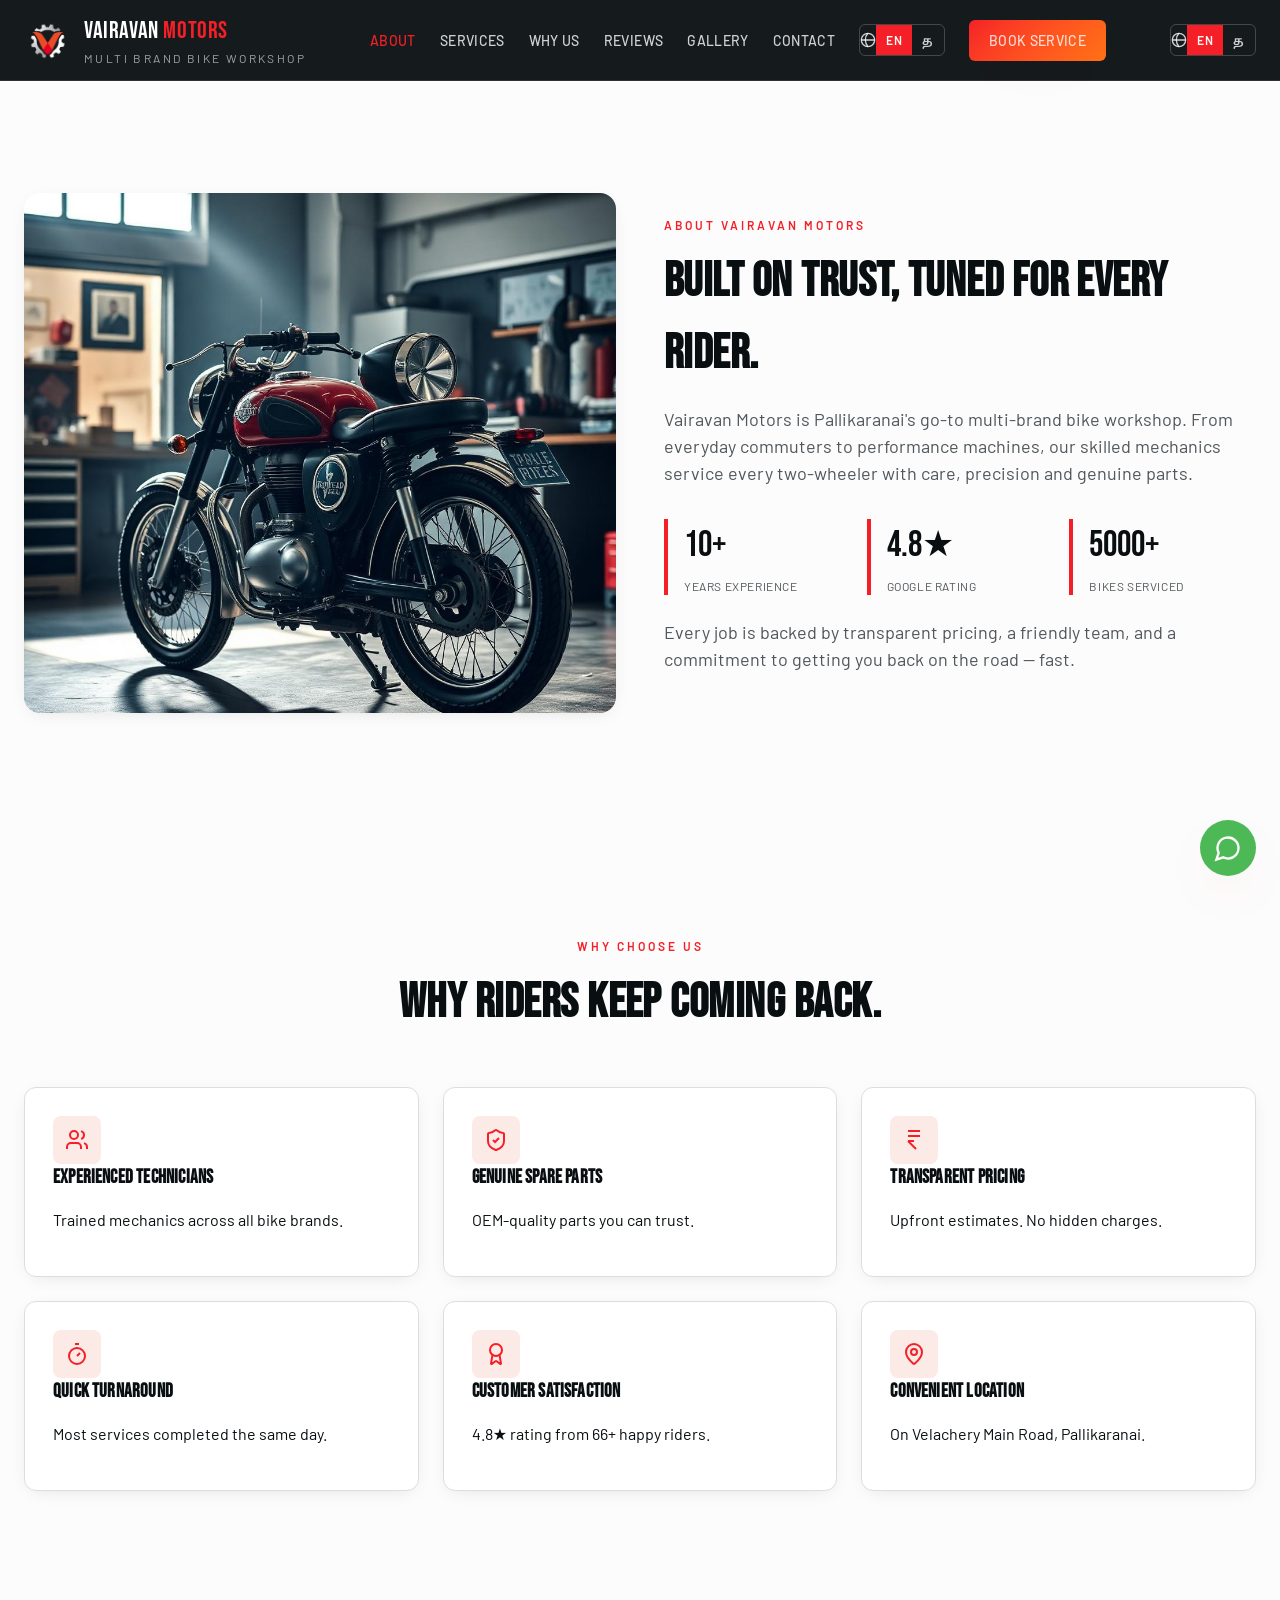
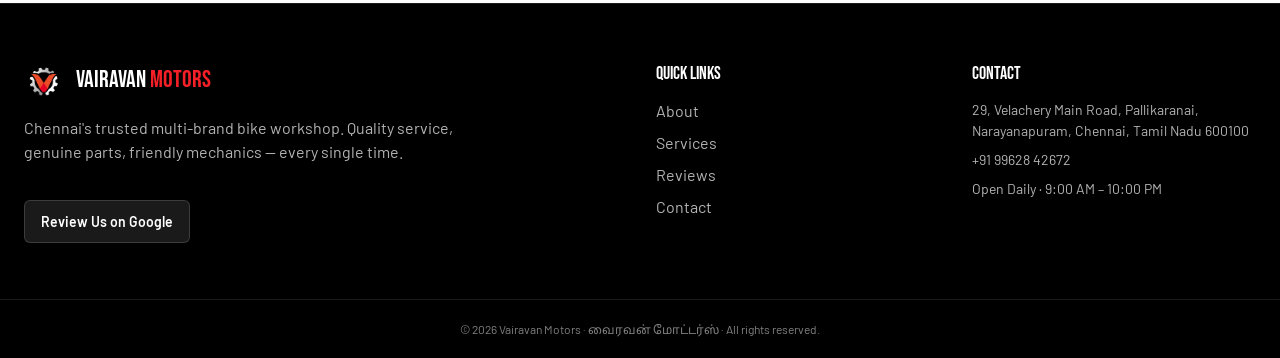
<file: static-version/about.html>
<!DOCTYPE html>
<html lang="en">
<head>
  <meta charset="utf-8">
  <meta name="viewport" content="width=device-width, initial-scale=1">
  <title>About — Vairavan Motors</title>
  <meta name="description" content="Multi-brand bike workshop in Pallikaranai, Chennai. Genuine spares, expert technicians, transparent pricing. Rated 4.8★ by 66+ riders. Call 99628 42672.">
  <meta name="author" content="Vairavan Motors">
  <meta property="og:title" content="About — Vairavan Motors">
  <meta property="og:description" content="Multi-brand bike workshop in Pallikaranai, Chennai. Genuine spares, expert technicians, transparent pricing. Rated 4.8★ by 66+ riders. Call 99628 42672.">
  <meta property="og:type" content="website">
  <meta property="og:image" content="https://pub-bb2e103a32db4e198524a2e9ed8f35b4.r2.dev/2a0df61a-47e3-43e4-a127-f96c4b94bf29/id-preview-170ab387--299b3cc3-85a8-410e-b95b-bcf73b330bb7.lovable.app-1781874375750.png">
  <meta name="twitter:card" content="summary_large_image">
  <meta name="twitter:title" content="About — Vairavan Motors">
  <meta name="twitter:description" content="Multi-brand bike workshop in Pallikaranai, Chennai. Genuine spares, expert technicians, transparent pricing. Rated 4.8★ by 66+ riders. Call 99628 42672.">
  <meta name="twitter:image" content="https://pub-bb2e103a32db4e198524a2e9ed8f35b4.r2.dev/2a0df61a-47e3-43e4-a127-f96c4b94bf29/id-preview-170ab387--299b3cc3-85a8-410e-b95b-bcf73b330bb7.lovable.app-1781874375750.png">
  <link rel="canonical" href="about.html">
  <link rel="icon" type="image/png" href="assets/images/vairavan-logo.png">
  <link rel="apple-touch-icon" href="assets/images/vairavan-logo.png">
  <link rel="preconnect" href="https://fonts.googleapis.com">
  <link rel="preconnect" href="https://fonts.gstatic.com" crossorigin>
  <link href="https://fonts.googleapis.com/css2?family=Bebas+Neue&family=Noto+Sans+Tamil:wght@400;500;600;700&family=Barlow:wght@400;500;600;700;800&family=Barlow+Condensed:wght@500;600;700&display=swap" rel="stylesheet">
  <link rel="stylesheet" href="assets/css/style.css">
  <link rel="stylesheet" href="assets/css/responsive.css">
</head>
<body class="min-h-screen bg-background text-foreground" data-page="about">
  <header class="site-header"><div class="container-7xl site-header__inner"><a href="index.html" class="site-header__brand"><img src="assets/images/vairavan-logo.png" alt="Vairavan Motors logo" class="site-header__logo" width="48" height="48"><div><div class="site-header__name">VAIRAVAN <span class="text-brand">MOTORS</span></div><div class="site-header__tagline" data-i18n="tagline"></div></div></a><nav class="site-nav" aria-label="Main navigation"><a href="about.html" data-nav="about" data-i18n="nav.about"></a><a href="services.html" data-nav="services" data-i18n="nav.services"></a><a href="about.html#why" data-nav="why" data-i18n="nav.why"></a><a href="gallery.html#reviews" data-nav="reviews" data-i18n="nav.reviews"></a><a href="gallery.html" data-nav="gallery" data-i18n="nav.gallery"></a><a href="contact.html" data-nav="contact" data-i18n="nav.contact"></a><div class="lang-switcher"><svg class="icon icon-sm" viewBox="0 0 24 24" fill="none" stroke="currentColor" stroke-width="2"><circle cx="12" cy="12" r="10"/><path d="M12 2a14.5 14.5 0 0 0 0 20"/><path d="M2 12h20"/></svg><button type="button" data-lang="en" class="is-active" aria-pressed="true">EN</button><button type="button" data-lang="ta" aria-pressed="false">த</button></div><a href="contact.html" class="btn-brand"><span data-i18n="nav.book"></span></a></nav><div class="site-header__mobile-tools"><div class="lang-switcher"><svg class="icon icon-sm" viewBox="0 0 24 24" fill="none" stroke="currentColor" stroke-width="2"><circle cx="12" cy="12" r="10"/><path d="M12 2a14.5 14.5 0 0 0 0 20"/><path d="M2 12h20"/></svg><button type="button" data-lang="en" class="is-active" aria-pressed="true">EN</button><button type="button" data-lang="ta" aria-pressed="false">த</button></div><button type="button" class="menu-toggle" aria-label="Menu" aria-expanded="false"><svg class="icon icon-lg menu-icon-open" viewBox="0 0 24 24" fill="none" stroke="currentColor" stroke-width="2"><line x1="4" x2="20" y1="12" y2="12"/><line x1="4" x2="20" y1="6" y2="6"/><line x1="4" x2="20" y1="18" y2="18"/></svg><svg class="icon icon-lg menu-icon-close" viewBox="0 0 24 24" fill="none" stroke="currentColor" stroke-width="2"><path d="M18 6 6 18"/><path d="m6 6 12 12"/></svg></button></div></div><div class="mobile-menu"><div class="mobile-menu__links"><a href="about.html" data-nav="about" data-i18n="nav.about"></a><a href="services.html" data-nav="services" data-i18n="nav.services"></a><a href="about.html#why" data-nav="why" data-i18n="nav.why"></a><a href="gallery.html#reviews" data-nav="reviews" data-i18n="nav.reviews"></a><a href="gallery.html" data-nav="gallery" data-i18n="nav.gallery"></a><a href="contact.html" data-nav="contact" data-i18n="nav.contact"></a><a href="tel:+919962842672" class="mobile-menu__call"><span data-i18n="callBtn"></span> 99628 42672</a></div></div></header>
  <main>
    <section id="about" class="section"><div class="container-7xl about-grid"><img src="assets/images/gallery-1.jpg" alt="Classic motorcycle being serviced" class="about-image" width="1024" height="1024" loading="lazy"><div><div class="section__eyebrow" data-i18n="about.eyebrow"></div><h2 class="section__title" data-i18n="about.title"></h2><p class="section__subtitle section__subtitle--muted" data-i18n="about.body"></p><div class="stats-grid"><div class="stat-item"><div class="stat-item__value">10+</div><div class="stat-item__label" data-i18n="about.years"></div></div><div class="stat-item"><div class="stat-item__value">4.8★</div><div class="stat-item__label" data-i18n="about.rating"></div></div><div class="stat-item"><div class="stat-item__value">5000+</div><div class="stat-item__label" data-i18n="about.bikes"></div></div></div><p class="section__subtitle section__subtitle--muted" style="margin-top:1.5rem" data-i18n="about.footer"></p></div></div></section>
    <section id="why" class="section"><div class="container-7xl"><div class="text-center max-w-2xl mx-auto"><div class="section__eyebrow" data-i18n="why.eyebrow"></div><h2 class="section__title" data-i18n="why.title"></h2></div><div class="why-grid" id="why-grid"><div class="why-card"><div class="why-card__icon"></div><h3 class="why-card__title">Experienced Technicians</h3><p class="why-card__desc">Trained mechanics across all bike brands.</p></div><div class="why-card"><div class="why-card__icon"></div><h3 class="why-card__title">Genuine Spare Parts</h3><p class="why-card__desc">OEM-quality parts you can trust.</p></div><div class="why-card"><div class="why-card__icon"></div><h3 class="why-card__title">Transparent Pricing</h3><p class="why-card__desc">Upfront estimates. No hidden charges.</p></div><div class="why-card"><div class="why-card__icon"></div><h3 class="why-card__title">Quick Turnaround</h3><p class="why-card__desc">Most services completed the same day.</p></div><div class="why-card"><div class="why-card__icon"></div><h3 class="why-card__title">Customer Satisfaction</h3><p class="why-card__desc">4.8★ rating from 66+ happy riders.</p></div><div class="why-card"><div class="why-card__icon"></div><h3 class="why-card__title">Convenient Location</h3><p class="why-card__desc">On Velachery Main Road, Pallikaranai.</p></div></div></div></section>
  </main>
  <footer class="site-footer"><div class="container-7xl site-footer__grid"><div class="site-footer__brand-col"><div class="site-footer__brand-row"><img src="assets/images/vairavan-logo.png" alt="Vairavan Motors logo" class="site-footer__logo" width="40" height="40"><div class="site-footer__name">VAIRAVAN <span class="text-brand">MOTORS</span></div></div><p class="site-footer__tagline" data-i18n="footer.tagline"></p><a href="https://search.google.com/local/writereview?placeid=ChIJVairavanMotors" target="_blank" rel="noopener noreferrer" class="site-footer__review-btn"><span data-i18n="footer.review"></span></a></div><div><div class="site-footer__heading" data-i18n="footer.quick"></div><ul class="site-footer__links"><li><a href="about.html" data-i18n="nav.about"></a></li><li><a href="services.html" data-i18n="nav.services"></a></li><li><a href="gallery.html#reviews" data-i18n="nav.reviews"></a></li><li><a href="contact.html" data-i18n="nav.contact"></a></li></ul></div><div><div class="site-footer__heading" data-i18n="footer.contactHead"></div><ul class="site-footer__contact"><li>29, Velachery Main Road, Pallikaranai, Narayanapuram, Chennai, Tamil Nadu 600100</li><li>+91 99628 42672</li><li><span data-i18n="contact.hoursValue"></span></li></ul></div></div><div class="container-7xl site-footer__copy">© <span id="copyright-year"></span> Vairavan Motors · வைரவன் மோட்டர்ஸ் · <span data-i18n="footer.rights"></span></div></footer><a href="https://wa.me/919962842672?text=Hello%20Vairavan%20Motors" target="_blank" rel="noopener noreferrer" aria-label="Chat on WhatsApp" class="fab-whatsapp"><svg class="icon icon-xl" viewBox="0 0 24 24" fill="none" stroke="currentColor" stroke-width="2"><path d="M7.9 20A9 9 0 1 0 4 16.1L2 22Z"/></svg></a><a href="tel:+919962842672" class="mobile-call-bar"><span data-i18n="callBtn"></span> 99628 42672</a>
  <script src="assets/js/main.js"></script>
</body>
</html>
</file>
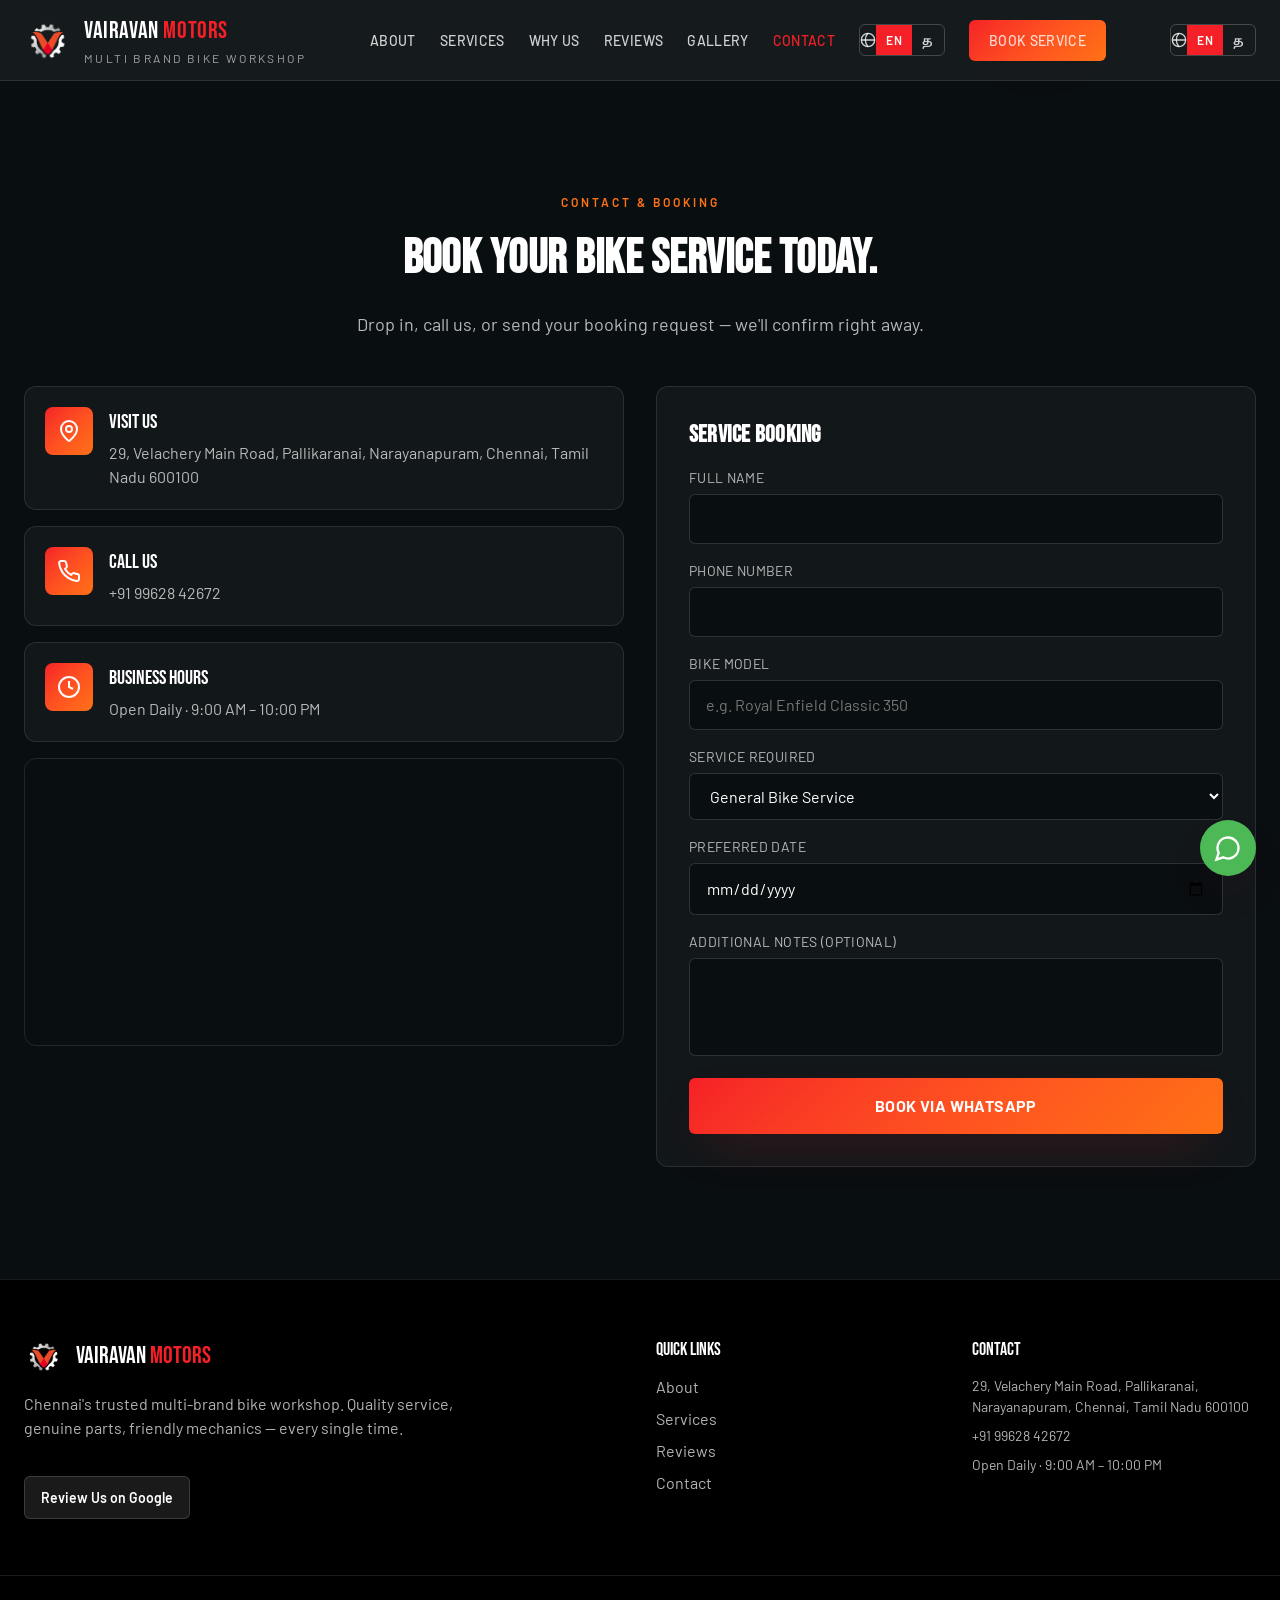
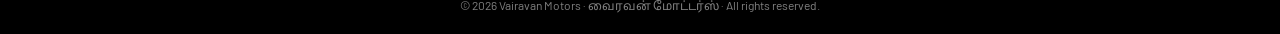
<file: static-version/contact.html>
<!DOCTYPE html>
<html lang="en">
<head>
  <meta charset="utf-8">
  <meta name="viewport" content="width=device-width, initial-scale=1">
  <title>Contact — Vairavan Motors</title>
  <meta name="description" content="Multi-brand bike workshop in Pallikaranai, Chennai. Genuine spares, expert technicians, transparent pricing. Rated 4.8★ by 66+ riders. Call 99628 42672.">
  <meta name="author" content="Vairavan Motors">
  <meta property="og:title" content="Contact — Vairavan Motors">
  <meta property="og:description" content="Multi-brand bike workshop in Pallikaranai, Chennai. Genuine spares, expert technicians, transparent pricing. Rated 4.8★ by 66+ riders. Call 99628 42672.">
  <meta property="og:type" content="website">
  <meta property="og:image" content="https://pub-bb2e103a32db4e198524a2e9ed8f35b4.r2.dev/2a0df61a-47e3-43e4-a127-f96c4b94bf29/id-preview-170ab387--299b3cc3-85a8-410e-b95b-bcf73b330bb7.lovable.app-1781874375750.png">
  <meta name="twitter:card" content="summary_large_image">
  <meta name="twitter:title" content="Contact — Vairavan Motors">
  <meta name="twitter:description" content="Multi-brand bike workshop in Pallikaranai, Chennai. Genuine spares, expert technicians, transparent pricing. Rated 4.8★ by 66+ riders. Call 99628 42672.">
  <meta name="twitter:image" content="https://pub-bb2e103a32db4e198524a2e9ed8f35b4.r2.dev/2a0df61a-47e3-43e4-a127-f96c4b94bf29/id-preview-170ab387--299b3cc3-85a8-410e-b95b-bcf73b330bb7.lovable.app-1781874375750.png">
  <link rel="canonical" href="contact.html">
  <link rel="icon" type="image/png" href="assets/images/vairavan-logo.png">
  <link rel="apple-touch-icon" href="assets/images/vairavan-logo.png">
  <link rel="preconnect" href="https://fonts.googleapis.com">
  <link rel="preconnect" href="https://fonts.gstatic.com" crossorigin>
  <link href="https://fonts.googleapis.com/css2?family=Bebas+Neue&family=Noto+Sans+Tamil:wght@400;500;600;700&family=Barlow:wght@400;500;600;700;800&family=Barlow+Condensed:wght@500;600;700&display=swap" rel="stylesheet">
  <link rel="stylesheet" href="assets/css/style.css">
  <link rel="stylesheet" href="assets/css/responsive.css">
</head>
<body class="min-h-screen bg-background text-foreground" data-page="contact">
  <header class="site-header"><div class="container-7xl site-header__inner"><a href="index.html" class="site-header__brand"><img src="assets/images/vairavan-logo.png" alt="Vairavan Motors logo" class="site-header__logo" width="48" height="48"><div><div class="site-header__name">VAIRAVAN <span class="text-brand">MOTORS</span></div><div class="site-header__tagline" data-i18n="tagline"></div></div></a><nav class="site-nav" aria-label="Main navigation"><a href="about.html" data-nav="about" data-i18n="nav.about"></a><a href="services.html" data-nav="services" data-i18n="nav.services"></a><a href="about.html#why" data-nav="why" data-i18n="nav.why"></a><a href="gallery.html#reviews" data-nav="reviews" data-i18n="nav.reviews"></a><a href="gallery.html" data-nav="gallery" data-i18n="nav.gallery"></a><a href="contact.html" data-nav="contact" data-i18n="nav.contact"></a><div class="lang-switcher"><svg class="icon icon-sm" viewBox="0 0 24 24" fill="none" stroke="currentColor" stroke-width="2"><circle cx="12" cy="12" r="10"/><path d="M12 2a14.5 14.5 0 0 0 0 20"/><path d="M2 12h20"/></svg><button type="button" data-lang="en" class="is-active" aria-pressed="true">EN</button><button type="button" data-lang="ta" aria-pressed="false">த</button></div><a href="contact.html" class="btn-brand"><span data-i18n="nav.book"></span></a></nav><div class="site-header__mobile-tools"><div class="lang-switcher"><svg class="icon icon-sm" viewBox="0 0 24 24" fill="none" stroke="currentColor" stroke-width="2"><circle cx="12" cy="12" r="10"/><path d="M12 2a14.5 14.5 0 0 0 0 20"/><path d="M2 12h20"/></svg><button type="button" data-lang="en" class="is-active" aria-pressed="true">EN</button><button type="button" data-lang="ta" aria-pressed="false">த</button></div><button type="button" class="menu-toggle" aria-label="Menu" aria-expanded="false"><svg class="icon icon-lg menu-icon-open" viewBox="0 0 24 24" fill="none" stroke="currentColor" stroke-width="2"><line x1="4" x2="20" y1="12" y2="12"/><line x1="4" x2="20" y1="6" y2="6"/><line x1="4" x2="20" y1="18" y2="18"/></svg><svg class="icon icon-lg menu-icon-close" viewBox="0 0 24 24" fill="none" stroke="currentColor" stroke-width="2"><path d="M18 6 6 18"/><path d="m6 6 12 12"/></svg></button></div></div><div class="mobile-menu"><div class="mobile-menu__links"><a href="about.html" data-nav="about" data-i18n="nav.about"></a><a href="services.html" data-nav="services" data-i18n="nav.services"></a><a href="about.html#why" data-nav="why" data-i18n="nav.why"></a><a href="gallery.html#reviews" data-nav="reviews" data-i18n="nav.reviews"></a><a href="gallery.html" data-nav="gallery" data-i18n="nav.gallery"></a><a href="contact.html" data-nav="contact" data-i18n="nav.contact"></a><a href="tel:+919962842672" class="mobile-menu__call"><span data-i18n="callBtn"></span> 99628 42672</a></div></div></header>
  <main>
    <section id="contact" class="section section--dark"><div class="container-7xl"><div class="contact-header"><div class="section__eyebrow" data-i18n="contact.eyebrow"></div><h2 class="section__title" data-i18n="contact.title"></h2><p class="section__subtitle" data-i18n="contact.sub"></p></div><div class="contact-grid"><div class="space-y-4"><a href="https://www.google.com/maps/search/?api=1&query=Vairavan+Motors+Pallikaranai+Chennai" target="_blank" rel="noopener noreferrer" class="info-card"><div class="info-card__icon"></div><div><div class="info-card__title" data-i18n="contact.visit"></div><div class="info-card__body">29, Velachery Main Road, Pallikaranai, Narayanapuram, Chennai, Tamil Nadu 600100</div></div></a><a href="tel:+919962842672" class="info-card"><div class="info-card__icon"></div><div><div class="info-card__title" data-i18n="contact.callUs"></div><div class="info-card__body">+91 99628 42672</div></div></a><div class="info-card"><div class="info-card__icon"></div><div><div class="info-card__title" data-i18n="contact.hours"></div><div class="info-card__body" data-i18n="contact.hoursValue"></div></div></div><div class="contact-map"><iframe title="Vairavan Motors location" src="https://www.google.com/maps?q=29+Velachery+Main+Road+Pallikaranai+Chennai+600100&output=embed" loading="lazy" referrerpolicy="no-referrer-when-downgrade"></iframe></div></div><form id="contact-form" class="contact-form"><h3 class="font-display text-2xl" data-i18n="contact.formTitle"></h3><div><label class="form-label" for="name" data-i18n="contact.name"></label><input class="form-input" id="name" name="name" type="text" required maxlength="80"></div><div><label class="form-label" for="phone" data-i18n="contact.phone"></label><input class="form-input" id="phone" name="phone" type="tel" required maxlength="20" pattern="[0-9+\-\s]{7,20}"></div><div><label class="form-label" for="bike" data-i18n="contact.bike"></label><input class="form-input" id="bike" name="bike" type="text" required maxlength="80" data-i18n-placeholder="contact.bikePh"></div><div><label class="form-label" for="service-select" data-i18n="contact.service"></label><select class="form-select" id="service-select" name="service" required><option value="General Bike Service">General Bike Service</option><option value="Engine Repair">Engine Repair</option><option value="Oil Change">Oil Change</option><option value="Brake Service">Brake Service</option><option value="Electrical Repairs">Electrical Repairs</option><option value="Battery Replacement">Battery Replacement</option><option value="Tyre Replacement">Tyre Replacement</option><option value="Suspension Repair">Suspension Repair</option><option value="Periodic Maintenance">Periodic Maintenance</option><option value="Emergency Repairs">Emergency Repairs</option></select></div><div><label class="form-label" for="date" data-i18n="contact.date"></label><input class="form-input" id="date" name="date" type="date"></div><div><label class="form-label" for="notes" data-i18n="contact.notes"></label><textarea class="form-textarea" id="notes" name="notes" rows="3" maxlength="500"></textarea></div><button type="submit" class="btn-brand btn-brand-lg" style="width:100%;justify-content:center"><span data-i18n="contact.submit"></span></button><div id="form-success" class="form-success hidden"><p data-i18n="contact.opening"></p><a href="https://search.google.com/local/writereview?placeid=ChIJVairavanMotors" target="_blank" rel="noopener noreferrer"><span data-i18n="footer.review"></span></a></div></form></div></div></section>
  </main>
  <footer class="site-footer"><div class="container-7xl site-footer__grid"><div class="site-footer__brand-col"><div class="site-footer__brand-row"><img src="assets/images/vairavan-logo.png" alt="Vairavan Motors logo" class="site-footer__logo" width="40" height="40"><div class="site-footer__name">VAIRAVAN <span class="text-brand">MOTORS</span></div></div><p class="site-footer__tagline" data-i18n="footer.tagline"></p><a href="https://search.google.com/local/writereview?placeid=ChIJVairavanMotors" target="_blank" rel="noopener noreferrer" class="site-footer__review-btn"><span data-i18n="footer.review"></span></a></div><div><div class="site-footer__heading" data-i18n="footer.quick"></div><ul class="site-footer__links"><li><a href="about.html" data-i18n="nav.about"></a></li><li><a href="services.html" data-i18n="nav.services"></a></li><li><a href="gallery.html#reviews" data-i18n="nav.reviews"></a></li><li><a href="contact.html" data-i18n="nav.contact"></a></li></ul></div><div><div class="site-footer__heading" data-i18n="footer.contactHead"></div><ul class="site-footer__contact"><li>29, Velachery Main Road, Pallikaranai, Narayanapuram, Chennai, Tamil Nadu 600100</li><li>+91 99628 42672</li><li><span data-i18n="contact.hoursValue"></span></li></ul></div></div><div class="container-7xl site-footer__copy">© <span id="copyright-year"></span> Vairavan Motors · வைரவன் மோட்டர்ஸ் · <span data-i18n="footer.rights"></span></div></footer><a href="https://wa.me/919962842672?text=Hello%20Vairavan%20Motors" target="_blank" rel="noopener noreferrer" aria-label="Chat on WhatsApp" class="fab-whatsapp"><svg class="icon icon-xl" viewBox="0 0 24 24" fill="none" stroke="currentColor" stroke-width="2"><path d="M7.9 20A9 9 0 1 0 4 16.1L2 22Z"/></svg></a><a href="tel:+919962842672" class="mobile-call-bar"><span data-i18n="callBtn"></span> 99628 42672</a>
  <script src="assets/js/main.js"></script>
</body>
</html>
</file>
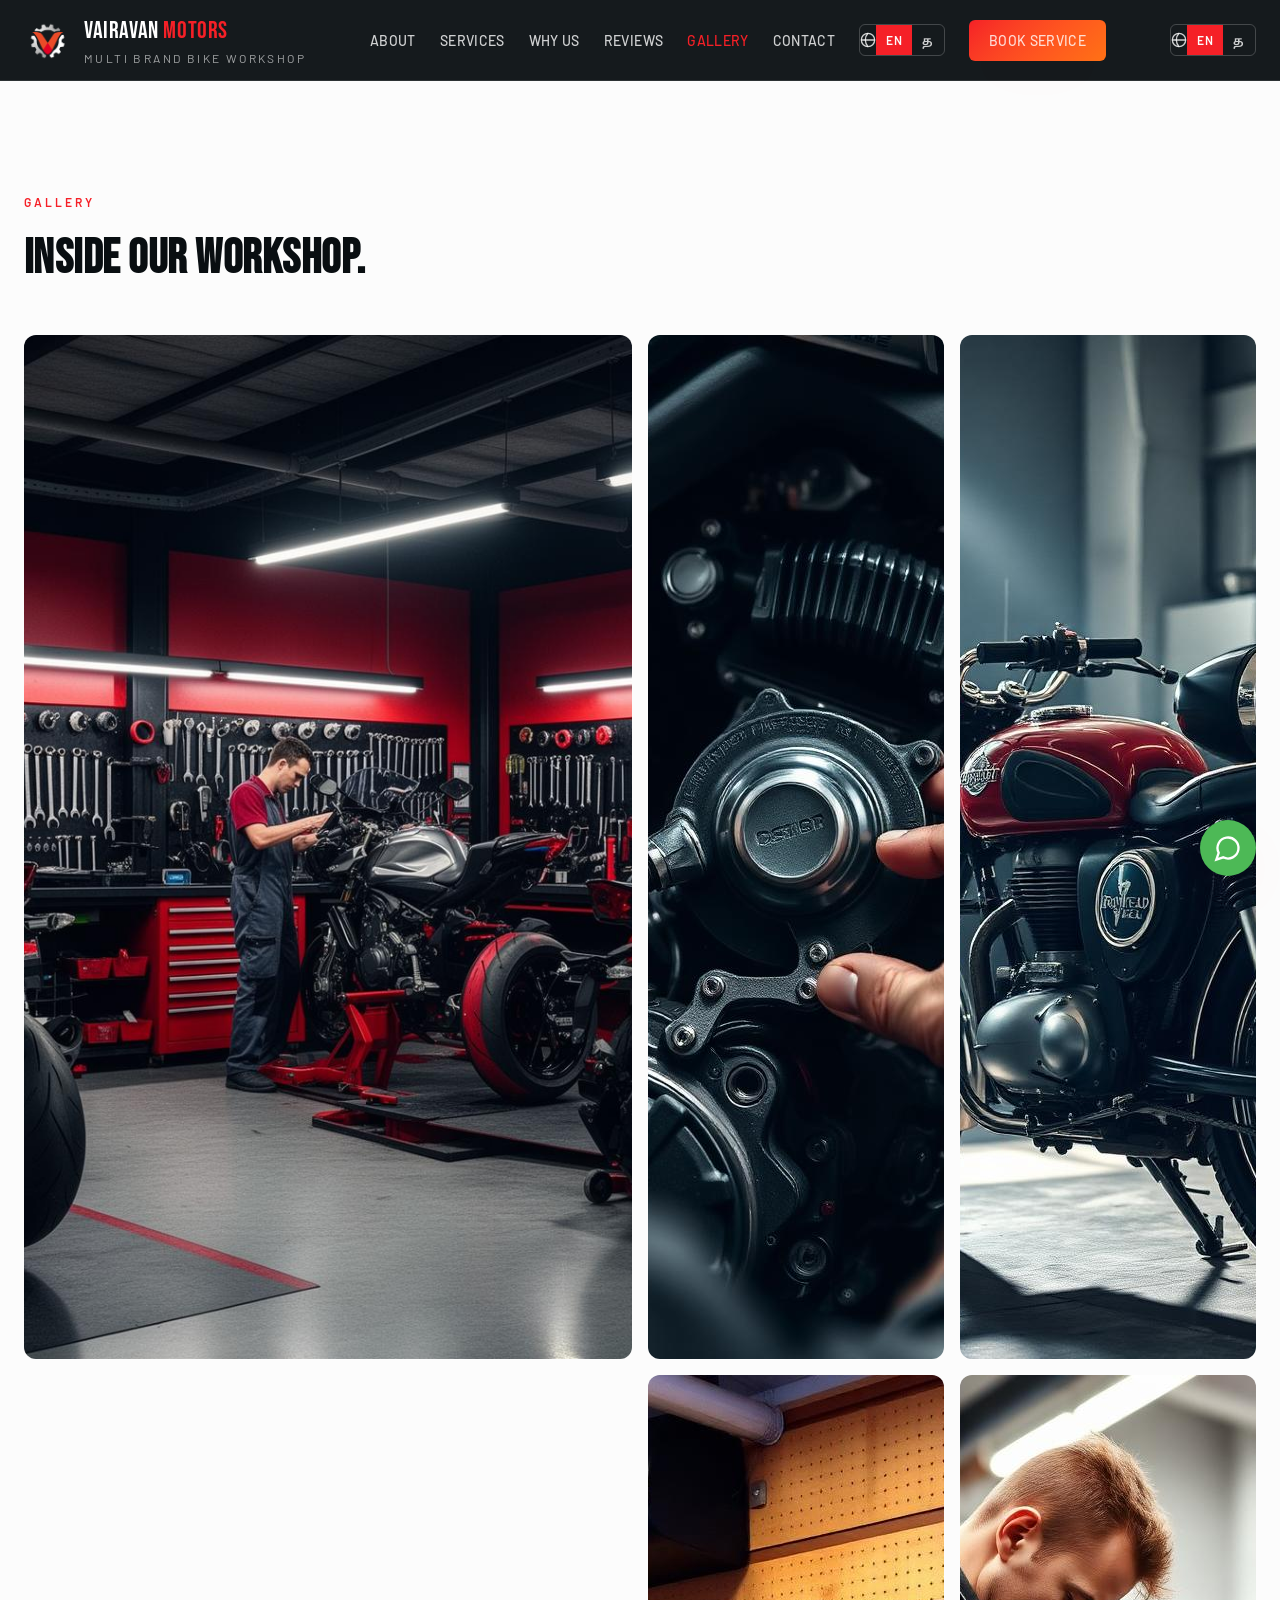
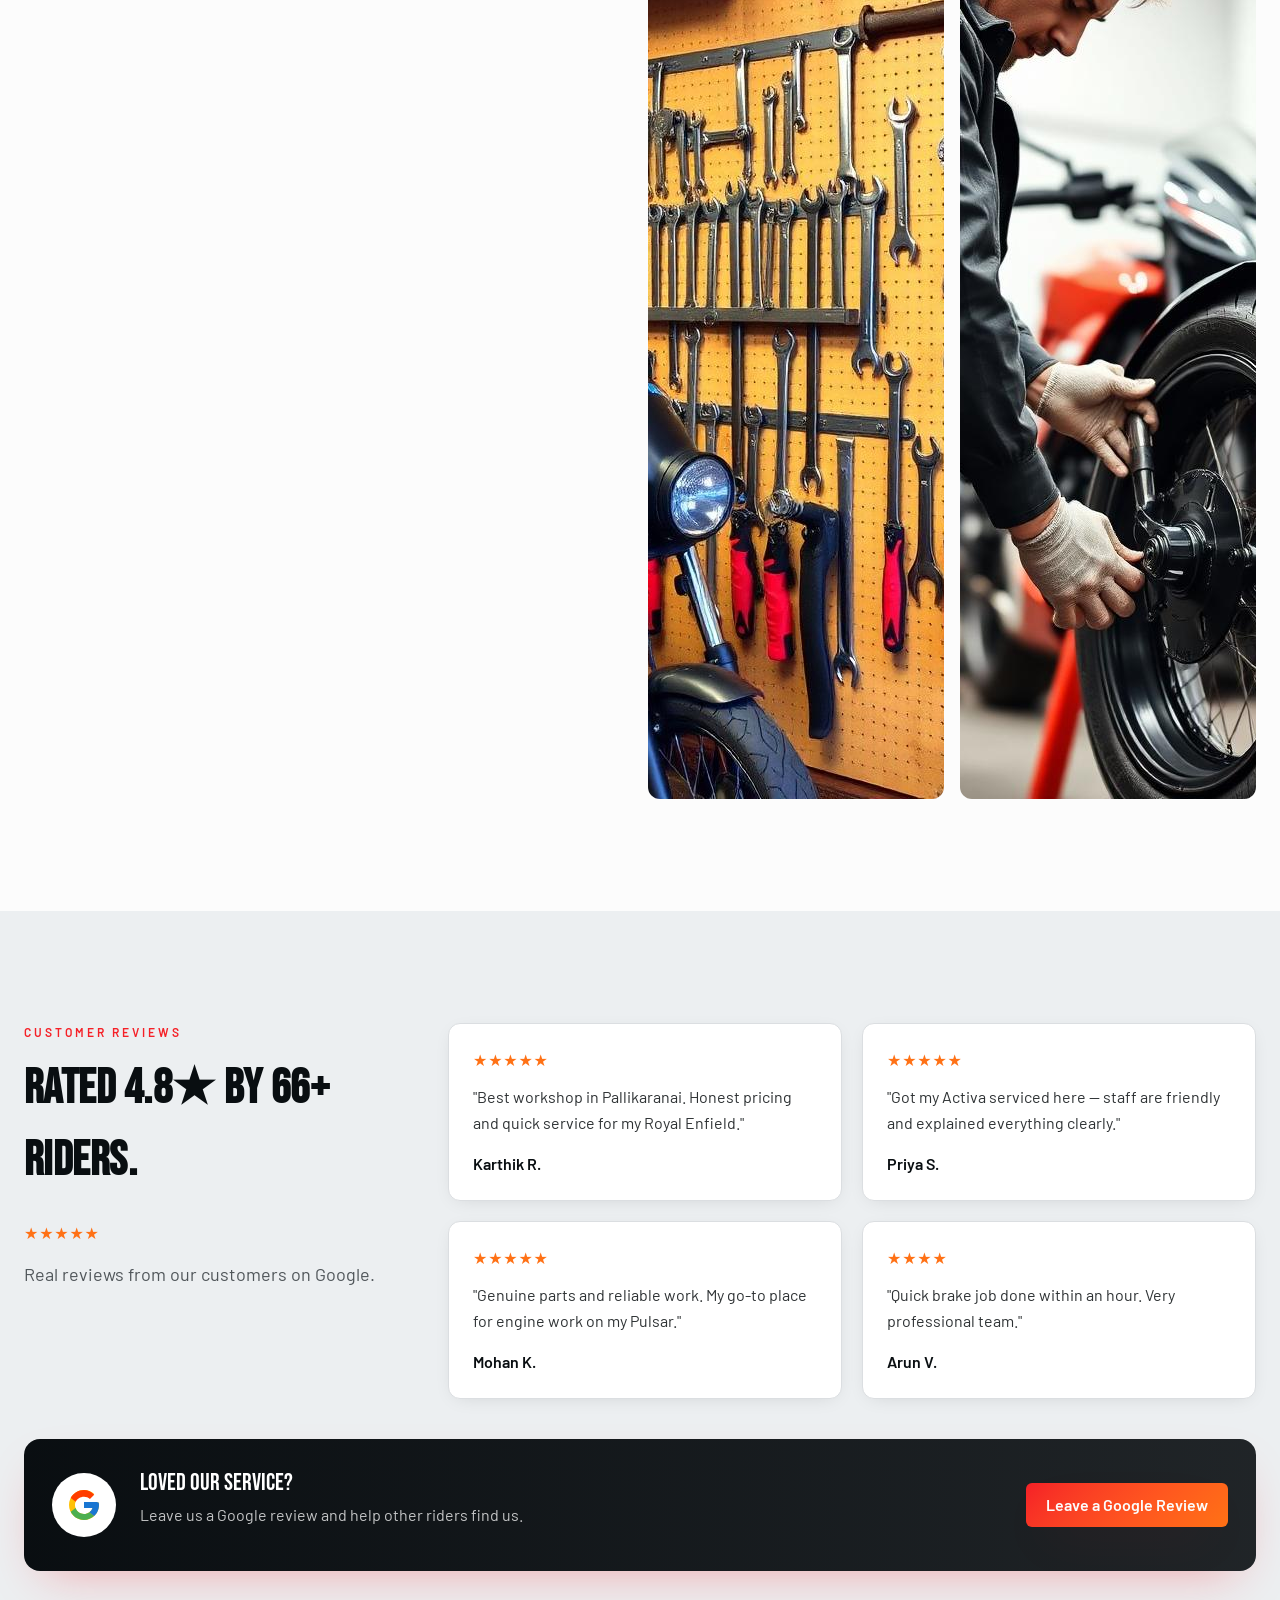
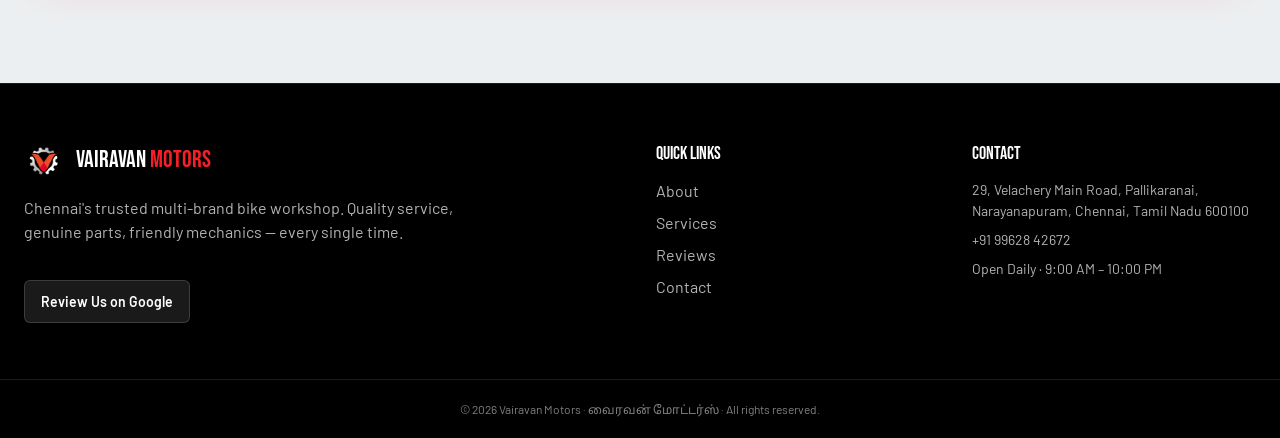
<file: static-version/gallery.html>
<!DOCTYPE html>
<html lang="en">
<head>
  <meta charset="utf-8">
  <meta name="viewport" content="width=device-width, initial-scale=1">
  <title>Gallery — Vairavan Motors</title>
  <meta name="description" content="Multi-brand bike workshop in Pallikaranai, Chennai. Genuine spares, expert technicians, transparent pricing. Rated 4.8★ by 66+ riders. Call 99628 42672.">
  <meta name="author" content="Vairavan Motors">
  <meta property="og:title" content="Gallery — Vairavan Motors">
  <meta property="og:description" content="Multi-brand bike workshop in Pallikaranai, Chennai. Genuine spares, expert technicians, transparent pricing. Rated 4.8★ by 66+ riders. Call 99628 42672.">
  <meta property="og:type" content="website">
  <meta property="og:image" content="https://pub-bb2e103a32db4e198524a2e9ed8f35b4.r2.dev/2a0df61a-47e3-43e4-a127-f96c4b94bf29/id-preview-170ab387--299b3cc3-85a8-410e-b95b-bcf73b330bb7.lovable.app-1781874375750.png">
  <meta name="twitter:card" content="summary_large_image">
  <meta name="twitter:title" content="Gallery — Vairavan Motors">
  <meta name="twitter:description" content="Multi-brand bike workshop in Pallikaranai, Chennai. Genuine spares, expert technicians, transparent pricing. Rated 4.8★ by 66+ riders. Call 99628 42672.">
  <meta name="twitter:image" content="https://pub-bb2e103a32db4e198524a2e9ed8f35b4.r2.dev/2a0df61a-47e3-43e4-a127-f96c4b94bf29/id-preview-170ab387--299b3cc3-85a8-410e-b95b-bcf73b330bb7.lovable.app-1781874375750.png">
  <link rel="canonical" href="gallery.html">
  <link rel="icon" type="image/png" href="assets/images/vairavan-logo.png">
  <link rel="apple-touch-icon" href="assets/images/vairavan-logo.png">
  <link rel="preconnect" href="https://fonts.googleapis.com">
  <link rel="preconnect" href="https://fonts.gstatic.com" crossorigin>
  <link href="https://fonts.googleapis.com/css2?family=Bebas+Neue&family=Noto+Sans+Tamil:wght@400;500;600;700&family=Barlow:wght@400;500;600;700;800&family=Barlow+Condensed:wght@500;600;700&display=swap" rel="stylesheet">
  <link rel="stylesheet" href="assets/css/style.css">
  <link rel="stylesheet" href="assets/css/responsive.css">
</head>
<body class="min-h-screen bg-background text-foreground" data-page="gallery">
  <header class="site-header"><div class="container-7xl site-header__inner"><a href="index.html" class="site-header__brand"><img src="assets/images/vairavan-logo.png" alt="Vairavan Motors logo" class="site-header__logo" width="48" height="48"><div><div class="site-header__name">VAIRAVAN <span class="text-brand">MOTORS</span></div><div class="site-header__tagline" data-i18n="tagline"></div></div></a><nav class="site-nav" aria-label="Main navigation"><a href="about.html" data-nav="about" data-i18n="nav.about"></a><a href="services.html" data-nav="services" data-i18n="nav.services"></a><a href="about.html#why" data-nav="why" data-i18n="nav.why"></a><a href="gallery.html#reviews" data-nav="reviews" data-i18n="nav.reviews"></a><a href="gallery.html" data-nav="gallery" data-i18n="nav.gallery"></a><a href="contact.html" data-nav="contact" data-i18n="nav.contact"></a><div class="lang-switcher"><svg class="icon icon-sm" viewBox="0 0 24 24" fill="none" stroke="currentColor" stroke-width="2"><circle cx="12" cy="12" r="10"/><path d="M12 2a14.5 14.5 0 0 0 0 20"/><path d="M2 12h20"/></svg><button type="button" data-lang="en" class="is-active" aria-pressed="true">EN</button><button type="button" data-lang="ta" aria-pressed="false">த</button></div><a href="contact.html" class="btn-brand"><span data-i18n="nav.book"></span></a></nav><div class="site-header__mobile-tools"><div class="lang-switcher"><svg class="icon icon-sm" viewBox="0 0 24 24" fill="none" stroke="currentColor" stroke-width="2"><circle cx="12" cy="12" r="10"/><path d="M12 2a14.5 14.5 0 0 0 0 20"/><path d="M2 12h20"/></svg><button type="button" data-lang="en" class="is-active" aria-pressed="true">EN</button><button type="button" data-lang="ta" aria-pressed="false">த</button></div><button type="button" class="menu-toggle" aria-label="Menu" aria-expanded="false"><svg class="icon icon-lg menu-icon-open" viewBox="0 0 24 24" fill="none" stroke="currentColor" stroke-width="2"><line x1="4" x2="20" y1="12" y2="12"/><line x1="4" x2="20" y1="6" y2="6"/><line x1="4" x2="20" y1="18" y2="18"/></svg><svg class="icon icon-lg menu-icon-close" viewBox="0 0 24 24" fill="none" stroke="currentColor" stroke-width="2"><path d="M18 6 6 18"/><path d="m6 6 12 12"/></svg></button></div></div><div class="mobile-menu"><div class="mobile-menu__links"><a href="about.html" data-nav="about" data-i18n="nav.about"></a><a href="services.html" data-nav="services" data-i18n="nav.services"></a><a href="about.html#why" data-nav="why" data-i18n="nav.why"></a><a href="gallery.html#reviews" data-nav="reviews" data-i18n="nav.reviews"></a><a href="gallery.html" data-nav="gallery" data-i18n="nav.gallery"></a><a href="contact.html" data-nav="contact" data-i18n="nav.contact"></a><a href="tel:+919962842672" class="mobile-menu__call"><span data-i18n="callBtn"></span> 99628 42672</a></div></div></header>
  <main>
    <section id="gallery" class="section"><div class="container-7xl"><div class="max-w-2xl"><div class="section__eyebrow" data-i18n="gallery.eyebrow"></div><h2 class="section__title" data-i18n="gallery.title"></h2></div><div class="gallery-grid"><img src="assets/images/hero-workshop.jpg" alt="Workshop interior" class="gallery-grid__hero" width="1024" height="1024" loading="lazy"><img src="assets/images/engine-repair.jpg" alt="Engine repair" class="" width="1024" height="1024" loading="lazy"><img src="assets/images/gallery-1.jpg" alt="Classic motorcycle service" class="" width="1024" height="1024" loading="lazy"><img src="assets/images/gallery-2.jpg" alt="Workshop tool wall" class="" width="1024" height="1024" loading="lazy"><img src="assets/images/gallery-3.jpg" alt="Tyre replacement" class="" width="1024" height="1024" loading="lazy"></div></div></section>
    <section id="reviews" class="section section--secondary"><div class="container-7xl"><div class="reviews-grid"><div class="reviews-sidebar"><div class="section__eyebrow" data-i18n="reviews.eyebrow"></div><h2 class="section__title" data-i18n="reviews.title"></h2><div class="reviews-stars-lg">★★★★★</div><p class="section__subtitle section__subtitle--muted" data-i18n="reviews.sub"></p></div><div class="reviews-cards" id="reviews-cards"><div class="review-card"><div class="review-card__stars">★★★★★</div><p class="review-card__text">"Best workshop in Pallikaranai. Honest pricing and quick service for my Royal Enfield."</p><div class="review-card__name">Karthik R.</div></div><div class="review-card"><div class="review-card__stars">★★★★★</div><p class="review-card__text">"Got my Activa serviced here — staff are friendly and explained everything clearly."</p><div class="review-card__name">Priya S.</div></div><div class="review-card"><div class="review-card__stars">★★★★★</div><p class="review-card__text">"Genuine parts and reliable work. My go-to place for engine work on my Pulsar."</p><div class="review-card__name">Mohan K.</div></div><div class="review-card"><div class="review-card__stars">★★★★</div><p class="review-card__text">"Quick brake job done within an hour. Very professional team."</p><div class="review-card__name">Arun V.</div></div></div></div><a href="https://search.google.com/local/writereview?placeid=ChIJVairavanMotors" target="_blank" rel="noopener noreferrer" class="review-cta group"><div class="review-cta__icon">G</div><div class="review-cta__text flex-1 text-center"><div class="font-display text-2xl" data-i18n="reviews.ctaTitle"></div><p class="text-white-75 mt-1" data-i18n="reviews.ctaBody"></p></div><div class="btn-brand"><span data-i18n="reviews.ctaBtn"></span></div></a></div></section>
  </main>
  <footer class="site-footer"><div class="container-7xl site-footer__grid"><div class="site-footer__brand-col"><div class="site-footer__brand-row"><img src="assets/images/vairavan-logo.png" alt="Vairavan Motors logo" class="site-footer__logo" width="40" height="40"><div class="site-footer__name">VAIRAVAN <span class="text-brand">MOTORS</span></div></div><p class="site-footer__tagline" data-i18n="footer.tagline"></p><a href="https://search.google.com/local/writereview?placeid=ChIJVairavanMotors" target="_blank" rel="noopener noreferrer" class="site-footer__review-btn"><span data-i18n="footer.review"></span></a></div><div><div class="site-footer__heading" data-i18n="footer.quick"></div><ul class="site-footer__links"><li><a href="about.html" data-i18n="nav.about"></a></li><li><a href="services.html" data-i18n="nav.services"></a></li><li><a href="gallery.html#reviews" data-i18n="nav.reviews"></a></li><li><a href="contact.html" data-i18n="nav.contact"></a></li></ul></div><div><div class="site-footer__heading" data-i18n="footer.contactHead"></div><ul class="site-footer__contact"><li>29, Velachery Main Road, Pallikaranai, Narayanapuram, Chennai, Tamil Nadu 600100</li><li>+91 99628 42672</li><li><span data-i18n="contact.hoursValue"></span></li></ul></div></div><div class="container-7xl site-footer__copy">© <span id="copyright-year"></span> Vairavan Motors · வைரவன் மோட்டர்ஸ் · <span data-i18n="footer.rights"></span></div></footer><a href="https://wa.me/919962842672?text=Hello%20Vairavan%20Motors" target="_blank" rel="noopener noreferrer" aria-label="Chat on WhatsApp" class="fab-whatsapp"><svg class="icon icon-xl" viewBox="0 0 24 24" fill="none" stroke="currentColor" stroke-width="2"><path d="M7.9 20A9 9 0 1 0 4 16.1L2 22Z"/></svg></a><a href="tel:+919962842672" class="mobile-call-bar"><span data-i18n="callBtn"></span> 99628 42672</a>
  <script src="assets/js/main.js"></script>
</body>
</html>
</file>
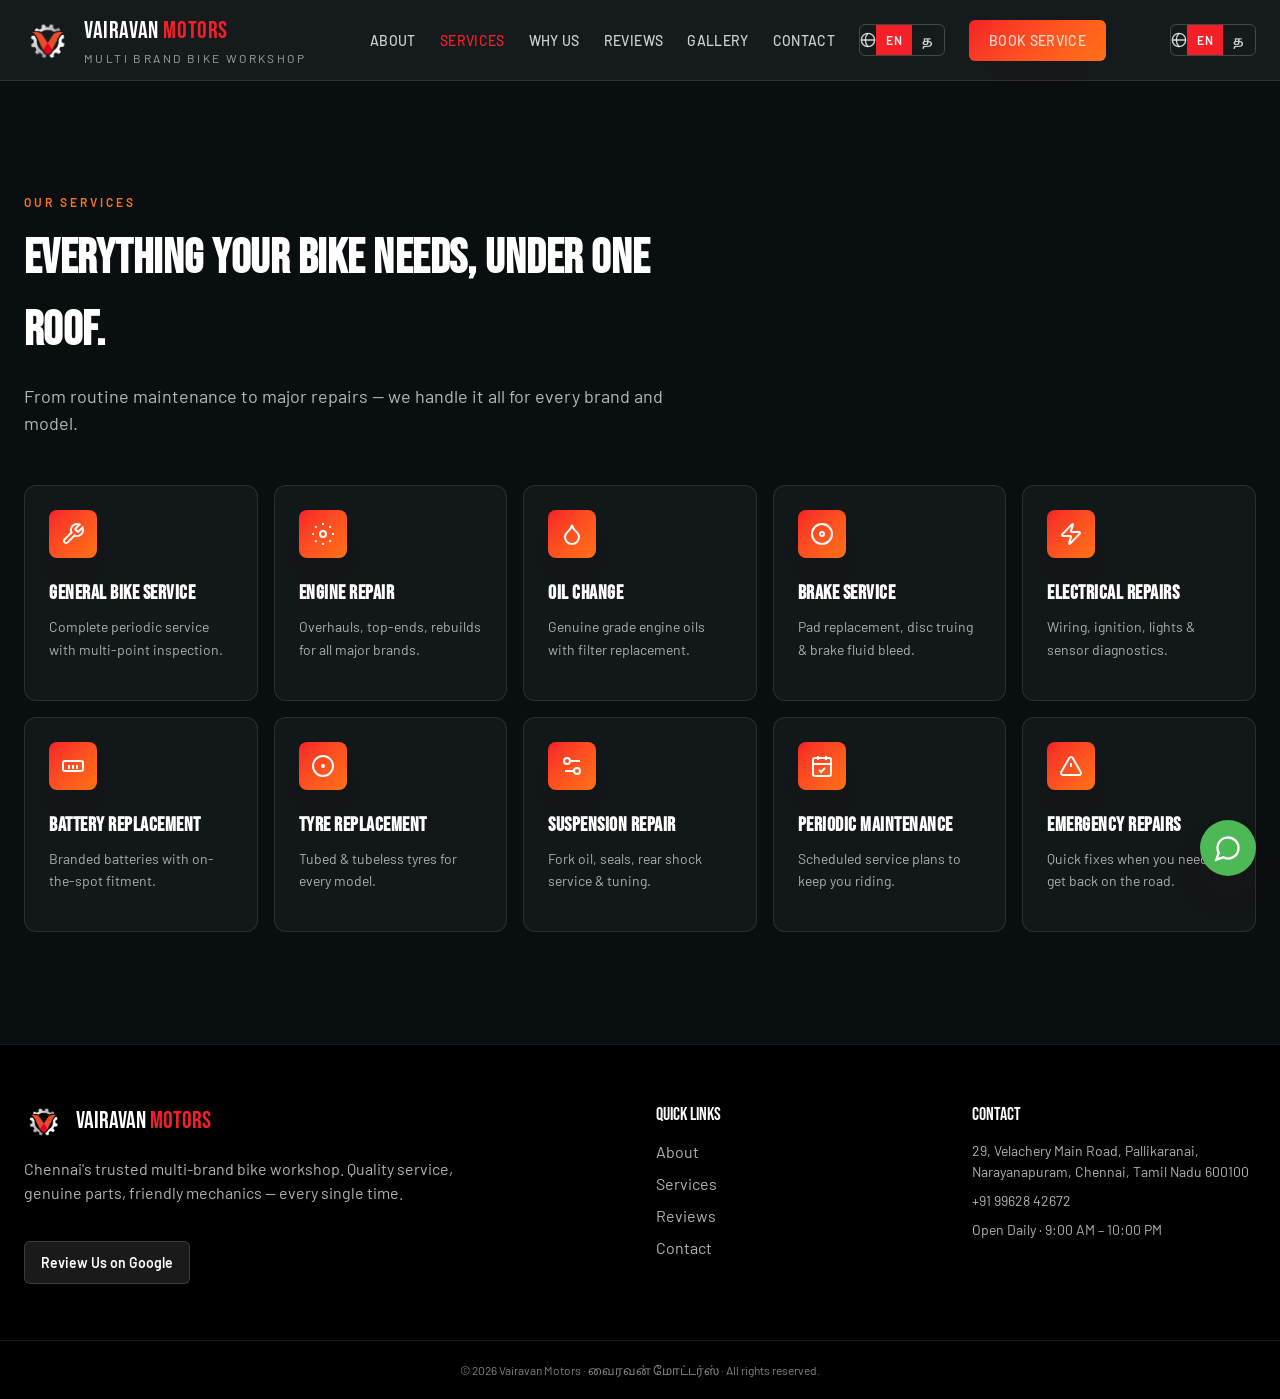
<file: static-version/services.html>
<!DOCTYPE html>
<html lang="en">
<head>
  <meta charset="utf-8">
  <meta name="viewport" content="width=device-width, initial-scale=1">
  <title>Services — Vairavan Motors</title>
  <meta name="description" content="Multi-brand bike workshop in Pallikaranai, Chennai. Genuine spares, expert technicians, transparent pricing. Rated 4.8★ by 66+ riders. Call 99628 42672.">
  <meta name="author" content="Vairavan Motors">
  <meta property="og:title" content="Services — Vairavan Motors">
  <meta property="og:description" content="Multi-brand bike workshop in Pallikaranai, Chennai. Genuine spares, expert technicians, transparent pricing. Rated 4.8★ by 66+ riders. Call 99628 42672.">
  <meta property="og:type" content="website">
  <meta property="og:image" content="https://pub-bb2e103a32db4e198524a2e9ed8f35b4.r2.dev/2a0df61a-47e3-43e4-a127-f96c4b94bf29/id-preview-170ab387--299b3cc3-85a8-410e-b95b-bcf73b330bb7.lovable.app-1781874375750.png">
  <meta name="twitter:card" content="summary_large_image">
  <meta name="twitter:title" content="Services — Vairavan Motors">
  <meta name="twitter:description" content="Multi-brand bike workshop in Pallikaranai, Chennai. Genuine spares, expert technicians, transparent pricing. Rated 4.8★ by 66+ riders. Call 99628 42672.">
  <meta name="twitter:image" content="https://pub-bb2e103a32db4e198524a2e9ed8f35b4.r2.dev/2a0df61a-47e3-43e4-a127-f96c4b94bf29/id-preview-170ab387--299b3cc3-85a8-410e-b95b-bcf73b330bb7.lovable.app-1781874375750.png">
  <link rel="canonical" href="services.html">
  <link rel="icon" type="image/png" href="assets/images/vairavan-logo.png">
  <link rel="apple-touch-icon" href="assets/images/vairavan-logo.png">
  <link rel="preconnect" href="https://fonts.googleapis.com">
  <link rel="preconnect" href="https://fonts.gstatic.com" crossorigin>
  <link href="https://fonts.googleapis.com/css2?family=Bebas+Neue&family=Noto+Sans+Tamil:wght@400;500;600;700&family=Barlow:wght@400;500;600;700;800&family=Barlow+Condensed:wght@500;600;700&display=swap" rel="stylesheet">
  <link rel="stylesheet" href="assets/css/style.css">
  <link rel="stylesheet" href="assets/css/responsive.css">
</head>
<body class="min-h-screen bg-background text-foreground" data-page="services">
  <header class="site-header"><div class="container-7xl site-header__inner"><a href="index.html" class="site-header__brand"><img src="assets/images/vairavan-logo.png" alt="Vairavan Motors logo" class="site-header__logo" width="48" height="48"><div><div class="site-header__name">VAIRAVAN <span class="text-brand">MOTORS</span></div><div class="site-header__tagline" data-i18n="tagline"></div></div></a><nav class="site-nav" aria-label="Main navigation"><a href="about.html" data-nav="about" data-i18n="nav.about"></a><a href="services.html" data-nav="services" data-i18n="nav.services"></a><a href="about.html#why" data-nav="why" data-i18n="nav.why"></a><a href="gallery.html#reviews" data-nav="reviews" data-i18n="nav.reviews"></a><a href="gallery.html" data-nav="gallery" data-i18n="nav.gallery"></a><a href="contact.html" data-nav="contact" data-i18n="nav.contact"></a><div class="lang-switcher"><svg class="icon icon-sm" viewBox="0 0 24 24" fill="none" stroke="currentColor" stroke-width="2"><circle cx="12" cy="12" r="10"/><path d="M12 2a14.5 14.5 0 0 0 0 20"/><path d="M2 12h20"/></svg><button type="button" data-lang="en" class="is-active" aria-pressed="true">EN</button><button type="button" data-lang="ta" aria-pressed="false">த</button></div><a href="contact.html" class="btn-brand"><span data-i18n="nav.book"></span></a></nav><div class="site-header__mobile-tools"><div class="lang-switcher"><svg class="icon icon-sm" viewBox="0 0 24 24" fill="none" stroke="currentColor" stroke-width="2"><circle cx="12" cy="12" r="10"/><path d="M12 2a14.5 14.5 0 0 0 0 20"/><path d="M2 12h20"/></svg><button type="button" data-lang="en" class="is-active" aria-pressed="true">EN</button><button type="button" data-lang="ta" aria-pressed="false">த</button></div><button type="button" class="menu-toggle" aria-label="Menu" aria-expanded="false"><svg class="icon icon-lg menu-icon-open" viewBox="0 0 24 24" fill="none" stroke="currentColor" stroke-width="2"><line x1="4" x2="20" y1="12" y2="12"/><line x1="4" x2="20" y1="6" y2="6"/><line x1="4" x2="20" y1="18" y2="18"/></svg><svg class="icon icon-lg menu-icon-close" viewBox="0 0 24 24" fill="none" stroke="currentColor" stroke-width="2"><path d="M18 6 6 18"/><path d="m6 6 12 12"/></svg></button></div></div><div class="mobile-menu"><div class="mobile-menu__links"><a href="about.html" data-nav="about" data-i18n="nav.about"></a><a href="services.html" data-nav="services" data-i18n="nav.services"></a><a href="about.html#why" data-nav="why" data-i18n="nav.why"></a><a href="gallery.html#reviews" data-nav="reviews" data-i18n="nav.reviews"></a><a href="gallery.html" data-nav="gallery" data-i18n="nav.gallery"></a><a href="contact.html" data-nav="contact" data-i18n="nav.contact"></a><a href="tel:+919962842672" class="mobile-menu__call"><span data-i18n="callBtn"></span> 99628 42672</a></div></div></header>
  <main>
    <section id="services" class="section section--dark"><div class="container-7xl"><div class="max-w-2xl"><div class="section__eyebrow" data-i18n="services.eyebrow"></div><h2 class="section__title" data-i18n="services.title"></h2><p class="section__subtitle" data-i18n="services.subtitle"></p></div><div class="services-grid" id="services-grid"><div class="service-card"><div class="service-card__icon"></div><h3 class="service-card__title">General Bike Service</h3><p class="service-card__desc">Complete periodic service with multi-point inspection.</p></div><div class="service-card"><div class="service-card__icon"></div><h3 class="service-card__title">Engine Repair</h3><p class="service-card__desc">Overhauls, top-ends, rebuilds for all major brands.</p></div><div class="service-card"><div class="service-card__icon"></div><h3 class="service-card__title">Oil Change</h3><p class="service-card__desc">Genuine grade engine oils with filter replacement.</p></div><div class="service-card"><div class="service-card__icon"></div><h3 class="service-card__title">Brake Service</h3><p class="service-card__desc">Pad replacement, disc truing & brake fluid bleed.</p></div><div class="service-card"><div class="service-card__icon"></div><h3 class="service-card__title">Electrical Repairs</h3><p class="service-card__desc">Wiring, ignition, lights & sensor diagnostics.</p></div><div class="service-card"><div class="service-card__icon"></div><h3 class="service-card__title">Battery Replacement</h3><p class="service-card__desc">Branded batteries with on-the-spot fitment.</p></div><div class="service-card"><div class="service-card__icon"></div><h3 class="service-card__title">Tyre Replacement</h3><p class="service-card__desc">Tubed & tubeless tyres for every model.</p></div><div class="service-card"><div class="service-card__icon"></div><h3 class="service-card__title">Suspension Repair</h3><p class="service-card__desc">Fork oil, seals, rear shock service & tuning.</p></div><div class="service-card"><div class="service-card__icon"></div><h3 class="service-card__title">Periodic Maintenance</h3><p class="service-card__desc">Scheduled service plans to keep you riding.</p></div><div class="service-card"><div class="service-card__icon"></div><h3 class="service-card__title">Emergency Repairs</h3><p class="service-card__desc">Quick fixes when you need to get back on the road.</p></div></div></div></section>
  </main>
  <footer class="site-footer"><div class="container-7xl site-footer__grid"><div class="site-footer__brand-col"><div class="site-footer__brand-row"><img src="assets/images/vairavan-logo.png" alt="Vairavan Motors logo" class="site-footer__logo" width="40" height="40"><div class="site-footer__name">VAIRAVAN <span class="text-brand">MOTORS</span></div></div><p class="site-footer__tagline" data-i18n="footer.tagline"></p><a href="https://search.google.com/local/writereview?placeid=ChIJVairavanMotors" target="_blank" rel="noopener noreferrer" class="site-footer__review-btn"><span data-i18n="footer.review"></span></a></div><div><div class="site-footer__heading" data-i18n="footer.quick"></div><ul class="site-footer__links"><li><a href="about.html" data-i18n="nav.about"></a></li><li><a href="services.html" data-i18n="nav.services"></a></li><li><a href="gallery.html#reviews" data-i18n="nav.reviews"></a></li><li><a href="contact.html" data-i18n="nav.contact"></a></li></ul></div><div><div class="site-footer__heading" data-i18n="footer.contactHead"></div><ul class="site-footer__contact"><li>29, Velachery Main Road, Pallikaranai, Narayanapuram, Chennai, Tamil Nadu 600100</li><li>+91 99628 42672</li><li><span data-i18n="contact.hoursValue"></span></li></ul></div></div><div class="container-7xl site-footer__copy">© <span id="copyright-year"></span> Vairavan Motors · வைரவன் மோட்டர்ஸ் · <span data-i18n="footer.rights"></span></div></footer><a href="https://wa.me/919962842672?text=Hello%20Vairavan%20Motors" target="_blank" rel="noopener noreferrer" aria-label="Chat on WhatsApp" class="fab-whatsapp"><svg class="icon icon-xl" viewBox="0 0 24 24" fill="none" stroke="currentColor" stroke-width="2"><path d="M7.9 20A9 9 0 1 0 4 16.1L2 22Z"/></svg></a><a href="tel:+919962842672" class="mobile-call-bar"><span data-i18n="callBtn"></span> 99628 42672</a>
  <script src="assets/js/main.js"></script>
</body>
</html>
</file>
<file: assets/css/responsive.css>
/* Responsive breakpoints — sm:640, md:768, lg:1024, xl:1280 */

@media (min-width: 640px) {
  .container-7xl {
    padding-left: 1.5rem;
    padding-right: 1.5rem;
  }

  .hero__title {
    font-size: 3.75rem;
  }

  .services-grid {
    grid-template-columns: repeat(2, 1fr);
  }

  .why-grid {
    grid-template-columns: repeat(2, 1fr);
  }

  .reviews-cards {
    grid-template-columns: repeat(2, 1fr);
  }

  .review-cta {
    flex-direction: row;
  }

  .review-cta__text {
    text-align: left;
  }
}

@media (min-width: 768px) {
  .site-footer__grid {
    grid-template-columns: repeat(4, 1fr);
  }

  .site-footer__brand-col {
    grid-column: span 2;
  }
}

@media (min-width: 1024px) {
  .site-header__inner {
    height: 5rem;
  }

  .site-header__logo {
    height: 3rem;
    width: 3rem;
  }

  .site-header__name {
    font-size: 1.5rem;
  }

  .site-header__tagline {
    font-size: 0.75rem;
  }

  .site-nav {
    display: flex;
  }

  .site-header__mobile-tools .menu-toggle {
    display: none;
  }

  .hero__content {
    padding-top: 8rem;
    padding-bottom: 8rem;
  }

  .hero__grid {
    grid-template-columns: repeat(2, 1fr);
  }

  .hero__title {
    font-size: 4.5rem;
  }

  .hero__image-wrap {
    display: block;
  }

  .section {
    padding-top: 7rem;
    padding-bottom: 7rem;
  }

  .section__title {
    font-size: 3rem;
  }

  .about-grid {
    grid-template-columns: repeat(2, 1fr);
  }

  .stat-item__value {
    font-size: 2.25rem;
  }

  .services-grid {
    grid-template-columns: repeat(3, 1fr);
  }

  .why-grid {
    grid-template-columns: repeat(3, 1fr);
  }

  .reviews-grid {
    grid-template-columns: repeat(3, 1fr);
  }

  .reviews-sidebar {
    grid-column: span 1;
  }

  .reviews-cards {
    grid-column: span 2;
  }

  .gallery-grid {
    grid-template-columns: repeat(4, 1fr);
    gap: 1rem;
  }

  .gallery-grid img.gallery-grid__hero {
    aspect-ratio: auto;
  }

  .contact-grid {
    grid-template-columns: repeat(2, 1fr);
  }

  .contact-form {
    padding: 2rem;
  }

  .fab-whatsapp {
    bottom: 1.5rem;
    right: 1.5rem;
  }

  .mobile-call-bar {
    display: none;
  }
}

@media (min-width: 1280px) {
  .services-grid {
    grid-template-columns: repeat(5, 1fr);
  }
}

@media (max-width: 639px) {
  body {
    padding-bottom: 3.5rem;
  }
}
</file>
<file: static-version/assets/css/responsive.css>
/* Responsive breakpoints — sm:640, md:768, lg:1024, xl:1280 */

@media (min-width: 640px) {
  .container-7xl {
    padding-left: 1.5rem;
    padding-right: 1.5rem;
  }

  .hero__title {
    font-size: 3.75rem;
  }

  .services-grid {
    grid-template-columns: repeat(2, 1fr);
  }

  .why-grid {
    grid-template-columns: repeat(2, 1fr);
  }

  .reviews-cards {
    grid-template-columns: repeat(2, 1fr);
  }

  .review-cta {
    flex-direction: row;
  }

  .review-cta__text {
    text-align: left;
  }
}

@media (min-width: 768px) {
  .site-footer__grid {
    grid-template-columns: repeat(4, 1fr);
  }

  .site-footer__brand-col {
    grid-column: span 2;
  }
}

@media (min-width: 1024px) {
  .site-header__inner {
    height: 5rem;
  }

  .site-header__logo {
    height: 3rem;
    width: 3rem;
  }

  .site-header__name {
    font-size: 1.5rem;
  }

  .site-header__tagline {
    font-size: 0.75rem;
  }

  .site-nav {
    display: flex;
  }

  .site-header__mobile-tools .menu-toggle {
    display: none;
  }

  .hero__content {
    padding-top: 8rem;
    padding-bottom: 8rem;
  }

  .hero__grid {
    grid-template-columns: repeat(2, 1fr);
  }

  .hero__title {
    font-size: 4.5rem;
  }

  .hero__image-wrap {
    display: block;
  }

  .section {
    padding-top: 7rem;
    padding-bottom: 7rem;
  }

  .section__title {
    font-size: 3rem;
  }

  .about-grid {
    grid-template-columns: repeat(2, 1fr);
  }

  .stat-item__value {
    font-size: 2.25rem;
  }

  .services-grid {
    grid-template-columns: repeat(3, 1fr);
  }

  .why-grid {
    grid-template-columns: repeat(3, 1fr);
  }

  .reviews-grid {
    grid-template-columns: repeat(3, 1fr);
  }

  .reviews-sidebar {
    grid-column: span 1;
  }

  .reviews-cards {
    grid-column: span 2;
  }

  .gallery-grid {
    grid-template-columns: repeat(4, 1fr);
    gap: 1rem;
  }

  .gallery-grid img.gallery-grid__hero {
    aspect-ratio: auto;
  }

  .contact-grid {
    grid-template-columns: repeat(2, 1fr);
  }

  .contact-form {
    padding: 2rem;
  }

  .fab-whatsapp {
    bottom: 1.5rem;
    right: 1.5rem;
  }

  .mobile-call-bar {
    display: none;
  }
}

@media (min-width: 1280px) {
  .services-grid {
    grid-template-columns: repeat(5, 1fr);
  }
}

@media (max-width: 639px) {
  body {
    padding-bottom: 3.5rem;
  }
}
</file>
<file: assets/css/style.css>
/* Vairavan Motors — Static CSS (converted from Tailwind v4 theme) */

:root {
  --radius: 0.5rem;
  --background: oklch(0.99 0 0);
  --foreground: oklch(0.16 0.01 240);
  --card: oklch(1 0 0);
  --card-foreground: oklch(0.16 0.01 240);
  --secondary: oklch(0.95 0.005 240);
  --secondary-foreground: oklch(0.16 0.01 240);
  --muted: oklch(0.96 0.003 240);
  --muted-foreground: oklch(0.45 0.01 240);
  --accent: oklch(0.95 0.02 30);
  --accent-foreground: oklch(0.16 0.01 240);
  --border: oklch(0.9 0.005 240);
  --brand: oklch(0.62 0.24 27);
  --brand-foreground: oklch(0.99 0 0);
  --brand-accent: oklch(0.72 0.2 45);
  --ink: oklch(0.16 0.01 240);
  --whatsapp: oklch(0.7 0.17 145);
  --gradient-brand: linear-gradient(135deg, var(--brand) 0%, var(--brand-accent) 100%);
  --shadow-elegant: 0 20px 50px -20px color-mix(in oklab, var(--brand) 35%, transparent);
  --shadow-card: 0 4px 20px -8px oklch(0 0 0 / 0.15);
  --font-display: "Bebas Neue", "Barlow Condensed", "Noto Sans Tamil", sans-serif;
  --font-sans: "Barlow", "Noto Sans Tamil", system-ui, sans-serif;
}

*,
*::before,
*::after {
  box-sizing: border-box;
  border-color: var(--border);
}

html {
  scroll-behavior: smooth;
}

body {
  margin: 0;
  background-color: var(--background);
  color: var(--foreground);
  font-family: var(--font-sans);
  line-height: 1.5;
}

h1, h2, h3, h4 {
  font-family: var(--font-display);
  letter-spacing: 0.01em;
  font-weight: 700;
  margin: 0;
}

a {
  color: inherit;
  text-decoration: none;
}

img {
  display: block;
  max-width: 100%;
}

button,
input,
select,
textarea {
  font: inherit;
}

ul {
  list-style: none;
  margin: 0;
  padding: 0;
}

/* Utilities */
.min-h-screen { min-height: 100vh; }
.bg-background { background-color: var(--background); }
.bg-secondary { background-color: var(--secondary); }
.bg-ink { background-color: var(--ink); }
.bg-black { background-color: #000; }
.bg-card { background-color: var(--card); }
.bg-accent { background-color: var(--accent); }
.bg-brand { background-color: var(--brand); }
.bg-whatsapp { background-color: var(--whatsapp); }
.bg-white { background-color: #fff; }
.bg-gradient-brand { background: var(--gradient-brand); }
.bg-gradient-to-r { background-image: linear-gradient(to right, var(--tw-gradient-from), var(--tw-gradient-to)); }
.from-ink { --tw-gradient-from: var(--ink); --tw-gradient-to: color-mix(in oklch, var(--ink) 0%, transparent); }
.to-ink-90 { --tw-gradient-to: color-mix(in oklch, var(--ink) 90%, transparent); }

.text-foreground { color: var(--foreground); }
.text-white { color: #fff; }
.text-brand { color: var(--brand); }
.text-brand-foreground { color: var(--brand-foreground); }
.text-brand-accent { color: var(--brand-accent); }
.text-muted-foreground { color: var(--muted-foreground); }
.text-foreground-85 { color: color-mix(in oklch, var(--foreground) 85%, transparent); }

.text-gradient-brand {
  background: var(--gradient-brand);
  -webkit-background-clip: text;
  background-clip: text;
  color: transparent;
}

.shadow-elegant { box-shadow: var(--shadow-elegant); }
.shadow-card { box-shadow: var(--shadow-card); }
.shadow-xl { box-shadow: 0 20px 25px -5px rgb(0 0 0 / 0.1), 0 8px 10px -6px rgb(0 0 0 / 0.1); }

.font-display { font-family: var(--font-display); }
.font-semibold { font-weight: 600; }
.font-bold { font-weight: 700; }
.font-medium { font-weight: 500; }

.text-xs { font-size: 0.75rem; line-height: 1rem; }
.text-sm { font-size: 0.875rem; line-height: 1.25rem; }
.text-lg { font-size: 1.125rem; line-height: 1.75rem; }
.text-xl { font-size: 1.25rem; line-height: 1.75rem; }
.text-2xl { font-size: 1.5rem; line-height: 2rem; }
.text-3xl { font-size: 1.875rem; line-height: 2.25rem; }
.text-4xl { font-size: 2.25rem; line-height: 2.5rem; }
.text-5xl { font-size: 3rem; line-height: 1; }
.text-10px { font-size: 10px; }

.uppercase { text-transform: uppercase; }
.tracking-wide { letter-spacing: 0.025em; }
.tracking-wider { letter-spacing: 0.05em; }
.tracking-widest { letter-spacing: 0.1em; }
.tracking-02em { letter-spacing: 0.2em; }
.tracking-025em { letter-spacing: 0.25em; }
.leading-tight { line-height: 1.25; }
.leading-095 { line-height: 0.95; }
.leading-relaxed { line-height: 1.625; }

.rounded-md { border-radius: calc(var(--radius) - 2px); }
.rounded-lg { border-radius: var(--radius); }
.rounded-xl { border-radius: calc(var(--radius) + 4px); }
.rounded-2xl { border-radius: 1rem; }
.rounded-full { border-radius: 9999px; }

.border { border-width: 1px; border-style: solid; }
.border-t { border-top-width: 1px; border-top-style: solid; }
.border-b { border-bottom-width: 1px; border-bottom-style: solid; }
.border-l-4 { border-left-width: 4px; border-left-style: solid; }
.border-brand { border-color: var(--brand); }
.border-border { border-color: var(--border); }
.border-white-10 { border-color: rgb(255 255 255 / 0.1); }
.border-white-15 { border-color: rgb(255 255 255 / 0.15); }
.border-white-20 { border-color: rgb(255 255 255 / 0.2); }
.border-white-5 { border-color: rgb(255 255 255 / 0.05); }

.opacity-30 { opacity: 0.3; }
.opacity-40 { opacity: 0.4; }
.opacity-60 { opacity: 0.6; }
.opacity-90 { opacity: 0.9; }

.backdrop-blur { backdrop-filter: blur(8px); -webkit-backdrop-filter: blur(8px); }
.blur-3xl { filter: blur(64px); }
.grayscale-20 { filter: grayscale(20%); }

.object-cover { object-fit: cover; }
.object-contain { object-fit: contain; }

.relative { position: relative; }
.absolute { position: absolute; }
.fixed { position: fixed; }
.sticky { position: sticky; }
.inset-0 { inset: 0; }
.inset-x-0 { left: 0; right: 0; }
.top-0 { top: 0; }
.bottom-0 { bottom: 0; }
.bottom-20 { bottom: 5rem; }
.right-5 { right: 1.25rem; }
.-inset-4 { inset: -1rem; }

.z-40 { z-index: 40; }
.z-50 { z-index: 50; }

.overflow-hidden { overflow: hidden; }
.resize-none { resize: none; }
.outline-none { outline: none; }

.flex { display: flex; }
.inline-flex { display: inline-flex; }
.grid { display: grid; }
.hidden { display: none; }

.flex-col { flex-direction: column; }
.flex-wrap { flex-wrap: wrap; }
.flex-1 { flex: 1 1 0%; }
.shrink-0 { flex-shrink: 0; }

.items-center { align-items: center; }
.items-start { align-items: flex-start; }
.justify-center { justify-content: center; }
.justify-between { justify-content: space-between; }

.gap-1 { gap: 0.25rem; }
.gap-2 { gap: 0.5rem; }
.gap-3 { gap: 0.75rem; }
.gap-4 { gap: 1rem; }
.gap-5 { gap: 1.25rem; }
.gap-6 { gap: 1.5rem; }
.gap-8 { gap: 2rem; }
.gap-10 { gap: 2.5rem; }
.gap-12 { gap: 3rem; }

.space-y-2 > * + * { margin-top: 0.5rem; }
.space-y-3 > * + * { margin-top: 0.75rem; }
.space-y-4 > * + * { margin-top: 1rem; }

.w-full { width: 100%; }
.w-10 { width: 2.5rem; }
.w-12 { width: 3rem; }
.w-14 { width: 3.5rem; }
.h-full { height: 100%; }
.h-10 { height: 2.5rem; }
.h-12 { height: 3rem; }
.h-14 { height: 3.5rem; }
.h-16 { height: 4rem; }
.h-2 { height: 0.5rem; }
.h-4 { height: 1rem; }
.h-5 { height: 1.25rem; }
.h-6 { height: 1.5rem; }
.h-7 { height: 1.75rem; }
.h-9 { height: 2.25rem; }
.h-72 { height: 18rem; }
.max-w-xl { max-width: 36rem; }
.max-w-md { max-width: 28rem; }
.max-w-2xl { max-width: 42rem; }
.max-w-7xl { max-width: 80rem; }
.max-h-520 { max-height: 520px; }
.mx-auto { margin-left: auto; margin-right: auto; }
.mx-2 { margin-left: 0.5rem; margin-right: 0.5rem; }

.mt-1 { margin-top: 0.25rem; }
.mt-2 { margin-top: 0.5rem; }
.mt-3 { margin-top: 0.75rem; }
.mt-4 { margin-top: 1rem; }
.mt-5 { margin-top: 1.25rem; }
.mt-6 { margin-top: 1.5rem; }
.mt-8 { margin-top: 2rem; }
.mt-10 { margin-top: 2.5rem; }
.mt-12 { margin-top: 3rem; }
.mb-1-5 { margin-bottom: 0.375rem; }
.mb-3 { margin-bottom: 0.75rem; }
.pl-4 { padding-left: 1rem; }
.p-2 { padding: 0.5rem; }
.p-5 { padding: 1.25rem; }
.p-6 { padding: 1.5rem; }
.p-7 { padding: 1.75rem; }
.px-2-5 { padding-left: 0.625rem; padding-right: 0.625rem; }
.px-3 { padding-left: 0.75rem; padding-right: 0.75rem; }
.px-4 { padding-left: 1rem; padding-right: 1rem; }
.px-5 { padding-left: 1.25rem; padding-right: 1.25rem; }
.px-6 { padding-left: 1.5rem; padding-right: 1.5rem; }
.px-7 { padding-left: 1.75rem; padding-right: 1.75rem; }
.py-1-5 { padding-top: 0.375rem; padding-bottom: 0.375rem; }
.py-3 { padding-top: 0.75rem; padding-bottom: 0.75rem; }
.py-3-5 { padding-top: 0.875rem; padding-bottom: 0.875rem; }
.py-4 { padding-top: 1rem; padding-bottom: 1rem; }
.py-5 { padding-top: 1.25rem; padding-bottom: 1.25rem; }
.py-14 { padding-top: 3.5rem; padding-bottom: 3.5rem; }
.py-20 { padding-top: 5rem; padding-bottom: 5rem; }

.text-center { text-align: center; }

.transition { transition-property: color, background-color, border-color, opacity, box-shadow, transform; transition-duration: 150ms; transition-timing-function: cubic-bezier(0.4, 0, 0.2, 1); }
.transition-all { transition-property: all; transition-duration: 150ms; transition-timing-function: cubic-bezier(0.4, 0, 0.2, 1); }
.transition-colors { transition-property: color, background-color, border-color; transition-duration: 150ms; transition-timing-function: cubic-bezier(0.4, 0, 0.2, 1); }

.hover-opacity-90:hover { opacity: 0.9; }
.hover-text-brand:hover { color: var(--brand); }
.hover-bg-white-5:hover { background-color: rgb(255 255 255 / 0.05); }
.hover-bg-white-15:hover { background-color: rgb(255 255 255 / 0.15); }
.hover-border-brand:hover { border-color: var(--brand); }
.hover-bg-white-6:hover { background-color: rgb(255 255 255 / 0.06); }
.hover-shadow-elegant:hover { box-shadow: var(--shadow-elegant); }
.hover-shadow-xl:hover { box-shadow: 0 20px 25px -5px rgb(0 0 0 / 0.1), 0 8px 10px -6px rgb(0 0 0 / 0.1); }
.hover-translate-y-1:hover { transform: translateY(-0.25rem); }
.hover-scale-110:hover { transform: scale(1.1); }
.hover-text-brand-accent:hover { color: var(--brand-accent); }

.group:hover .group-hover-opacity-90 { opacity: 0.9; }

.fill-brand-accent { fill: var(--brand-accent); }

/* Opacity text/bg variants */
.text-white-50 { color: rgb(255 255 255 / 0.5); }
.text-white-60 { color: rgb(255 255 255 / 0.6); }
.text-white-65 { color: rgb(255 255 255 / 0.65); }
.text-white-70 { color: rgb(255 255 255 / 0.7); }
.text-white-75 { color: rgb(255 255 255 / 0.75); }
.text-white-80 { color: rgb(255 255 255 / 0.8); }
.text-white-90 { color: rgb(255 255 255 / 0.9); }
.bg-ink-95 { background-color: color-mix(in oklch, var(--ink) 95%, transparent); }
.bg-white-4 { background-color: rgb(255 255 255 / 0.04); }
.bg-white-6 { background-color: rgb(255 255 255 / 0.06); }
.bg-white-10 { background-color: rgb(255 255 255 / 0.1); }
.bg-white-15 { background-color: rgb(255 255 255 / 0.15); }

/* Layout containers */
.container-7xl {
  max-width: 80rem;
  margin-left: auto;
  margin-right: auto;
  padding-left: 1rem;
  padding-right: 1rem;
}

/* Header */
.site-header {
  position: sticky;
  top: 0;
  z-index: 40;
  background-color: color-mix(in oklch, var(--ink) 95%, transparent);
  backdrop-filter: blur(8px);
  -webkit-backdrop-filter: blur(8px);
  border-bottom: 1px solid rgb(255 255 255 / 0.1);
}

.site-header__inner {
  display: flex;
  align-items: center;
  justify-content: space-between;
  height: 4rem;
}

.site-header__brand {
  display: flex;
  align-items: center;
  gap: 0.75rem;
}

.site-header__logo {
  height: 2.5rem;
  width: 2.5rem;
  object-fit: contain;
}

.site-header__name {
  font-family: var(--font-display);
  font-size: 1.25rem;
  color: #fff;
  letter-spacing: 0.025em;
}

.site-header__tagline {
  font-size: 10px;
  text-transform: uppercase;
  letter-spacing: 0.2em;
  color: rgb(255 255 255 / 0.6);
}

.site-nav {
  display: none;
  align-items: center;
  gap: 1.5rem;
}

.site-nav a {
  font-size: 0.875rem;
  font-weight: 500;
  color: rgb(255 255 255 / 0.8);
  text-transform: uppercase;
  letter-spacing: 0.025em;
  transition: color 150ms;
}

.site-nav a:hover,
.site-nav a.is-active {
  color: var(--brand);
}

.site-header__mobile-tools {
  display: flex;
  align-items: center;
  gap: 0.5rem;
}

.menu-toggle {
  color: #fff;
  padding: 0.5rem;
  background: none;
  border: none;
  cursor: pointer;
}

.mobile-menu {
  display: none;
  background-color: var(--ink);
  border-top: 1px solid rgb(255 255 255 / 0.1);
}

.mobile-menu.is-open {
  display: block;
}

.mobile-menu__links {
  padding: 1rem;
  display: flex;
  flex-direction: column;
  gap: 0.25rem;
}

.mobile-menu__links a {
  padding: 0.75rem 0;
  color: rgb(255 255 255 / 0.9);
  text-transform: uppercase;
  font-size: 0.875rem;
  letter-spacing: 0.025em;
  border-bottom: 1px solid rgb(255 255 255 / 0.05);
}

.mobile-menu__call {
  margin-top: 0.75rem;
  display: inline-flex;
  align-items: center;
  justify-content: center;
  gap: 0.5rem;
  background: var(--gradient-brand);
  color: var(--brand-foreground);
  font-weight: 600;
  padding: 0.75rem 1.25rem;
  border-radius: calc(var(--radius) - 2px);
}

/* Language switcher */
.lang-switcher {
  display: inline-flex;
  align-items: center;
  border: 1px solid rgb(255 255 255 / 0.2);
  color: rgb(255 255 255 / 0.8);
  border-radius: calc(var(--radius) - 2px);
  overflow: hidden;
  font-size: 0.75rem;
  font-weight: 600;
}

.lang-switcher button {
  padding: 0.375rem 0.625rem;
  text-transform: uppercase;
  letter-spacing: 0.05em;
  background: none;
  border: none;
  color: inherit;
  cursor: pointer;
  transition: background-color 150ms;
}

.lang-switcher button:hover {
  background-color: rgb(255 255 255 / 0.05);
}

.lang-switcher button.is-active {
  background-color: var(--brand);
  color: var(--brand-foreground);
}

/* Buttons */
.btn-brand {
  display: inline-flex;
  align-items: center;
  gap: 0.5rem;
  background: var(--gradient-brand);
  color: var(--brand-foreground);
  font-weight: 600;
  padding: 0.625rem 1.25rem;
  border-radius: calc(var(--radius) - 2px);
  box-shadow: var(--shadow-elegant);
  transition: opacity 150ms;
  border: none;
  cursor: pointer;
}

.btn-brand:hover { opacity: 0.9; }

.btn-brand-lg {
  font-weight: 700;
  text-transform: uppercase;
  letter-spacing: 0.025em;
  padding: 1rem 1.75rem;
}

.btn-outline-light {
  display: inline-flex;
  align-items: center;
  gap: 0.5rem;
  background-color: rgb(255 255 255 / 0.1);
  border: 1px solid rgb(255 255 255 / 0.2);
  color: #fff;
  font-weight: 700;
  text-transform: uppercase;
  letter-spacing: 0.025em;
  padding: 1rem 1.75rem;
  border-radius: calc(var(--radius) - 2px);
  transition: background-color 150ms;
}

.btn-outline-light:hover {
  background-color: rgb(255 255 255 / 0.15);
}

/* Hero */
.hero {
  position: relative;
  overflow: hidden;
  background-color: var(--ink);
  color: #fff;
}

.hero__bg {
  position: absolute;
  inset: 0;
}

.hero__bg img {
  width: 100%;
  height: 100%;
  object-fit: cover;
  opacity: 0.4;
}

.hero__overlay {
  position: absolute;
  inset: 0;
  background: linear-gradient(to right, var(--ink), color-mix(in oklch, var(--ink) 85%, transparent), color-mix(in oklch, var(--ink) 40%, transparent));
}

.hero__content {
  position: relative;
  padding-top: 5rem;
  padding-bottom: 5rem;
}

.hero__grid {
  display: grid;
  gap: 2.5rem;
  align-items: center;
}

.hero__badge {
  display: inline-flex;
  align-items: center;
  gap: 0.5rem;
  background-color: rgb(255 255 255 / 0.1);
  border: 1px solid rgb(255 255 255 / 0.15);
  padding: 0.375rem 0.75rem;
  border-radius: 9999px;
  font-size: 0.75rem;
  text-transform: uppercase;
  letter-spacing: 0.1em;
}

.hero__badge-dot {
  height: 0.5rem;
  width: 0.5rem;
  background-color: var(--brand);
  border-radius: 9999px;
  animation: pulse 2s cubic-bezier(0.4, 0, 0.6, 1) infinite;
}

.hero__title {
  margin-top: 1.25rem;
  font-family: var(--font-display);
  font-size: 3rem;
  line-height: 0.95;
}

.hero__subtitle {
  margin-top: 1.25rem;
  font-size: 1.125rem;
  color: rgb(255 255 255 / 0.75);
  max-width: 36rem;
}

.hero__actions {
  margin-top: 2rem;
  display: flex;
  flex-wrap: wrap;
  gap: 0.75rem;
}

.hero__stats {
  margin-top: 2.5rem;
  display: flex;
  flex-wrap: wrap;
  gap: 1.5rem;
  font-size: 0.875rem;
}

.hero__stats-item {
  display: flex;
  align-items: center;
  gap: 0.5rem;
}

.hero__image-wrap {
  display: none;
  position: relative;
}

.hero__image-glow {
  position: absolute;
  inset: -1rem;
  background: var(--gradient-brand);
  opacity: 0.3;
  filter: blur(64px);
  border-radius: 9999px;
}

.hero__image {
  position: relative;
  border-radius: 1rem;
  box-shadow: var(--shadow-elegant);
  border: 1px solid rgb(255 255 255 / 0.1);
  width: 100%;
}

/* Sections */
.section {
  padding-top: 5rem;
  padding-bottom: 5rem;
}

.section--dark {
  background-color: var(--ink);
  color: #fff;
}

.section--secondary {
  background-color: var(--secondary);
}

.section__eyebrow {
  font-size: 0.75rem;
  text-transform: uppercase;
  letter-spacing: 0.25em;
  color: var(--brand);
  font-weight: 600;
}

.section--dark .section__eyebrow {
  color: var(--brand-accent);
}

.section__title {
  margin-top: 0.75rem;
  font-size: 2.25rem;
}

.section__subtitle {
  margin-top: 1rem;
  font-size: 1.125rem;
}

.section__subtitle--muted {
  color: var(--muted-foreground);
}

.section--dark .section__subtitle {
  color: rgb(255 255 255 / 0.7);
}

/* About */
.about-grid {
  display: grid;
  gap: 3rem;
  align-items: center;
}

.about-image {
  border-radius: 1rem;
  box-shadow: var(--shadow-card);
  object-fit: cover;
  height: 100%;
  max-height: 520px;
  width: 100%;
}

.stats-grid {
  margin-top: 2rem;
  display: grid;
  grid-template-columns: repeat(3, 1fr);
  gap: 1rem;
}

.stat-item {
  border-left: 4px solid var(--brand);
  padding-left: 1rem;
}

.stat-item__value {
  font-family: var(--font-display);
  font-size: 1.875rem;
}

.stat-item__label {
  font-size: 0.75rem;
  text-transform: uppercase;
  letter-spacing: 0.05em;
  color: var(--muted-foreground);
  margin-top: 0.25rem;
}

/* Service cards */
.services-grid {
  margin-top: 3rem;
  display: grid;
  gap: 1rem;
}

.service-card {
  padding: 1.5rem;
  border-radius: calc(var(--radius) + 4px);
  background-color: rgb(255 255 255 / 0.04);
  border: 1px solid rgb(255 255 255 / 0.1);
  transition: all 150ms;
}

.service-card:hover {
  border-color: var(--brand);
  background-color: rgb(255 255 255 / 0.06);
}

.service-card__icon {
  height: 3rem;
  width: 3rem;
  border-radius: var(--radius);
  background: var(--gradient-brand);
  display: flex;
  align-items: center;
  justify-content: center;
  color: var(--brand-foreground);
  box-shadow: var(--shadow-elegant);
}

.service-card__title {
  margin-top: 1.25rem;
  font-family: var(--font-display);
  font-size: 1.25rem;
  letter-spacing: 0.025em;
}

.service-card__desc {
  margin-top: 0.5rem;
  font-size: 0.875rem;
  color: rgb(255 255 255 / 0.65);
  line-height: 1.625;
}

/* Why us cards */
.why-grid {
  margin-top: 3rem;
  display: grid;
  gap: 1.5rem;
}

.why-card {
  padding: 1.75rem;
  border-radius: calc(var(--radius) + 4px);
  background-color: var(--card);
  border: 1px solid var(--border);
  box-shadow: var(--shadow-card);
  transition: all 150ms;
}

.why-card:hover {
  box-shadow: var(--shadow-elegant);
  transform: translateY(-0.25rem);
}

.why-card__icon {
  height: 3rem;
  width: 3rem;
  border-radius: var(--radius);
  background-color: var(--accent);
  color: var(--brand);
  display: flex;
  align-items: center;
  justify-content: center;
}

/* Reviews */
.reviews-grid {
  display: grid;
  gap: 2.5rem;
}

.reviews-stars-lg {
  margin-top: 1.5rem;
  display: flex;
  align-items: center;
  gap: 0.5rem;
}

.reviews-cards {
  display: grid;
  gap: 1.25rem;
}

.review-card {
  padding: 1.5rem;
  border-radius: calc(var(--radius) + 4px);
  background-color: var(--card);
  box-shadow: var(--shadow-card);
  border: 1px solid var(--border);
}

.review-card__stars {
  display: flex;
  gap: 0.25rem;
}

.review-card__text {
  margin-top: 0.75rem;
  color: color-mix(in oklch, var(--foreground) 85%, transparent);
  line-height: 1.625;
}

.review-card__name {
  margin-top: 1rem;
  font-weight: 600;
}

.review-cta {
  margin-top: 2.5rem;
  display: flex;
  flex-direction: column;
  align-items: center;
  gap: 1.5rem;
  padding: 1.75rem;
  border-radius: 1rem;
  background: linear-gradient(to right, var(--ink), color-mix(in oklch, var(--ink) 90%, transparent));
  color: #fff;
  box-shadow: var(--shadow-elegant);
  transition: box-shadow 150ms;
}

.review-cta:hover {
  box-shadow: 0 20px 25px -5px rgb(0 0 0 / 0.1), 0 8px 10px -6px rgb(0 0 0 / 0.1);
}

.review-cta__icon {
  height: 4rem;
  width: 4rem;
  flex-shrink: 0;
  border-radius: 9999px;
  background-color: #fff;
  display: flex;
  align-items: center;
  justify-content: center;
}

/* Gallery */
.gallery-grid {
  margin-top: 2.5rem;
  display: grid;
  grid-template-columns: repeat(2, 1fr);
  gap: 0.75rem;
}

.gallery-grid img {
  border-radius: calc(var(--radius) + 4px);
  object-fit: cover;
  width: 100%;
  aspect-ratio: 1 / 1;
}

.gallery-grid img.gallery-grid__hero {
  grid-column: span 2;
  grid-row: span 2;
  aspect-ratio: 1 / 1;
}

/* Contact */
.contact-header {
  text-align: center;
  max-width: 42rem;
  margin-left: auto;
  margin-right: auto;
}

.contact-grid {
  margin-top: 3rem;
  display: grid;
  gap: 2rem;
}

.info-card {
  display: flex;
  gap: 1rem;
  padding: 1.25rem;
  border-radius: calc(var(--radius) + 4px);
  background-color: rgb(255 255 255 / 0.04);
  border: 1px solid rgb(255 255 255 / 0.1);
  transition: border-color 150ms;
}

.info-card:hover {
  border-color: var(--brand);
}

.info-card__icon {
  height: 3rem;
  width: 3rem;
  flex-shrink: 0;
  border-radius: var(--radius);
  background: var(--gradient-brand);
  display: flex;
  align-items: center;
  justify-content: center;
  color: var(--brand-foreground);
}

.info-card__title {
  font-family: var(--font-display);
  font-size: 1.25rem;
}

.info-card__body {
  color: rgb(255 255 255 / 0.7);
  margin-top: 0.25rem;
}

.contact-map {
  border-radius: calc(var(--radius) + 4px);
  overflow: hidden;
  border: 1px solid rgb(255 255 255 / 0.1);
  height: 18rem;
}

.contact-map iframe {
  width: 100%;
  height: 100%;
  border: 0;
  filter: grayscale(20%);
}

.contact-form {
  padding: 1.5rem;
  border-radius: calc(var(--radius) + 4px);
  background-color: rgb(255 255 255 / 0.04);
  border: 1px solid rgb(255 255 255 / 0.1);
}

.contact-form > * + * {
  margin-top: 1rem;
}

.form-label {
  display: block;
  font-size: 0.875rem;
  text-transform: uppercase;
  letter-spacing: 0.025em;
  color: rgb(255 255 255 / 0.7);
  margin-bottom: 0.375rem;
}

.form-input,
.form-select,
.form-textarea {
  width: 100%;
  background-color: var(--ink);
  border: 1px solid rgb(255 255 255 / 0.15);
  border-radius: calc(var(--radius) - 2px);
  padding: 0.75rem 1rem;
  color: #fff;
  outline: none;
}

.form-input:focus,
.form-select:focus,
.form-textarea:focus {
  border-color: var(--brand);
}

.form-textarea {
  resize: none;
}

.form-success {
  text-align: center;
}

.form-success p {
  font-size: 0.875rem;
  color: var(--brand-accent);
}

.form-success a {
  display: inline-flex;
  align-items: center;
  gap: 0.5rem;
  font-size: 0.875rem;
  color: rgb(255 255 255 / 0.8);
}

.form-success a:hover {
  color: var(--brand-accent);
}

.form-success.hidden {
  display: none;
}

/* Footer */
.site-footer {
  background-color: #000;
  color: rgb(255 255 255 / 0.7);
  border-top: 1px solid rgb(255 255 255 / 0.1);
}

.site-footer__grid {
  padding-top: 3.5rem;
  padding-bottom: 3.5rem;
  display: grid;
  gap: 2rem;
}

.site-footer__brand-row {
  display: flex;
  align-items: center;
  gap: 0.75rem;
}

.site-footer__logo {
  height: 2.5rem;
  width: 2.5rem;
  object-fit: contain;
}

.site-footer__name {
  font-family: var(--font-display);
  font-size: 1.5rem;
  color: #fff;
}

.site-footer__tagline {
  margin-top: 1rem;
  max-width: 28rem;
}

.site-footer__review-btn {
  margin-top: 1.25rem;
  display: inline-flex;
  align-items: center;
  gap: 0.5rem;
  font-size: 0.875rem;
  font-weight: 600;
  color: #fff;
  background-color: rgb(255 255 255 / 0.1);
  border: 1px solid rgb(255 255 255 / 0.15);
  padding: 0.625rem 1rem;
  border-radius: calc(var(--radius) - 2px);
  transition: background-color 150ms;
}

.site-footer__review-btn:hover {
  background-color: rgb(255 255 255 / 0.15);
}

.site-footer__heading {
  color: #fff;
  font-family: var(--font-display);
  font-size: 1.125rem;
  margin-bottom: 0.75rem;
}

.site-footer__links li + li {
  margin-top: 0.5rem;
}

.site-footer__links a:hover {
  color: var(--brand);
}

.site-footer__contact li {
  display: flex;
  gap: 0.5rem;
  font-size: 0.875rem;
}

.site-footer__contact li + li {
  margin-top: 0.5rem;
}

.site-footer__contact svg {
  height: 1rem;
  width: 1rem;
  margin-top: 0.125rem;
  flex-shrink: 0;
  color: var(--brand);
}

.site-footer__copy {
  border-top: 1px solid rgb(255 255 255 / 0.1);
  padding-top: 1.25rem;
  padding-bottom: 1.25rem;
  text-align: center;
  font-size: 0.75rem;
  color: rgb(255 255 255 / 0.5);
}

/* Floating buttons */
.fab-whatsapp {
  position: fixed;
  bottom: 5rem;
  right: 1.25rem;
  z-index: 50;
  height: 3.5rem;
  width: 3.5rem;
  border-radius: 9999px;
  background-color: var(--whatsapp);
  color: #fff;
  display: flex;
  align-items: center;
  justify-content: center;
  box-shadow: var(--shadow-elegant);
  transition: transform 150ms;
}

.fab-whatsapp:hover {
  transform: scale(1.1);
}

.mobile-call-bar {
  display: flex;
  position: fixed;
  bottom: 0;
  left: 0;
  right: 0;
  z-index: 50;
  background: var(--gradient-brand);
  color: var(--brand-foreground);
  font-weight: 700;
  text-transform: uppercase;
  letter-spacing: 0.025em;
  padding: 1rem;
  align-items: center;
  justify-content: center;
  gap: 0.5rem;
  box-shadow: var(--shadow-elegant);
}

/* Icons */
.icon {
  display: inline-block;
  vertical-align: middle;
  flex-shrink: 0;
}

.icon-sm { width: 1rem; height: 1rem; }
.icon-md { width: 1.25rem; height: 1.25rem; }
.icon-lg { width: 1.5rem; height: 1.5rem; }
.icon-xl { width: 1.75rem; height: 1.75rem; }

/* Animations */
@keyframes pulse {
  0%, 100% { opacity: 1; }
  50% { opacity: 0.5; }
}

/* Utility: hidden until JS */
.hidden { display: none !important; }

.menu-icon-close { display: none; }
.menu-toggle.is-open .menu-icon-open { display: none; }
.menu-toggle.is-open .menu-icon-close { display: block; }

.text-center { text-align: center; }
.max-w-2xl { max-width: 42rem; }
.mx-auto { margin-left: auto; margin-right: auto; }
.mt-1 { margin-top: 0.25rem; }
.group { /* hover group parent */ }

.reviews-stars-lg,
.review-card__stars {
  color: var(--brand-accent);
  letter-spacing: 0.05em;
}

.btn-brand-lg.full-width {
  width: 100%;
  justify-content: center;
}

.about-footer-note {
  margin-top: 1.5rem;
}
</file>
<file: static-version/assets/css/style.css>
/* Vairavan Motors — Static CSS (converted from Tailwind v4 theme) */

:root {
  --radius: 0.5rem;
  --background: oklch(0.99 0 0);
  --foreground: oklch(0.16 0.01 240);
  --card: oklch(1 0 0);
  --card-foreground: oklch(0.16 0.01 240);
  --secondary: oklch(0.95 0.005 240);
  --secondary-foreground: oklch(0.16 0.01 240);
  --muted: oklch(0.96 0.003 240);
  --muted-foreground: oklch(0.45 0.01 240);
  --accent: oklch(0.95 0.02 30);
  --accent-foreground: oklch(0.16 0.01 240);
  --border: oklch(0.9 0.005 240);
  --brand: oklch(0.62 0.24 27);
  --brand-foreground: oklch(0.99 0 0);
  --brand-accent: oklch(0.72 0.2 45);
  --ink: oklch(0.16 0.01 240);
  --whatsapp: oklch(0.7 0.17 145);
  --gradient-brand: linear-gradient(135deg, var(--brand) 0%, var(--brand-accent) 100%);
  --shadow-elegant: 0 20px 50px -20px color-mix(in oklab, var(--brand) 35%, transparent);
  --shadow-card: 0 4px 20px -8px oklch(0 0 0 / 0.15);
  --font-display: "Bebas Neue", "Barlow Condensed", "Noto Sans Tamil", sans-serif;
  --font-sans: "Barlow", "Noto Sans Tamil", system-ui, sans-serif;
}

*,
*::before,
*::after {
  box-sizing: border-box;
  border-color: var(--border);
}

html {
  scroll-behavior: smooth;
}

body {
  margin: 0;
  background-color: var(--background);
  color: var(--foreground);
  font-family: var(--font-sans);
  line-height: 1.5;
}

h1, h2, h3, h4 {
  font-family: var(--font-display);
  letter-spacing: 0.01em;
  font-weight: 700;
  margin: 0;
}

a {
  color: inherit;
  text-decoration: none;
}

img {
  display: block;
  max-width: 100%;
}

button,
input,
select,
textarea {
  font: inherit;
}

ul {
  list-style: none;
  margin: 0;
  padding: 0;
}

/* Utilities */
.min-h-screen { min-height: 100vh; }
.bg-background { background-color: var(--background); }
.bg-secondary { background-color: var(--secondary); }
.bg-ink { background-color: var(--ink); }
.bg-black { background-color: #000; }
.bg-card { background-color: var(--card); }
.bg-accent { background-color: var(--accent); }
.bg-brand { background-color: var(--brand); }
.bg-whatsapp { background-color: var(--whatsapp); }
.bg-white { background-color: #fff; }
.bg-gradient-brand { background: var(--gradient-brand); }
.bg-gradient-to-r { background-image: linear-gradient(to right, var(--tw-gradient-from), var(--tw-gradient-to)); }
.from-ink { --tw-gradient-from: var(--ink); --tw-gradient-to: color-mix(in oklch, var(--ink) 0%, transparent); }
.to-ink-90 { --tw-gradient-to: color-mix(in oklch, var(--ink) 90%, transparent); }

.text-foreground { color: var(--foreground); }
.text-white { color: #fff; }
.text-brand { color: var(--brand); }
.text-brand-foreground { color: var(--brand-foreground); }
.text-brand-accent { color: var(--brand-accent); }
.text-muted-foreground { color: var(--muted-foreground); }
.text-foreground-85 { color: color-mix(in oklch, var(--foreground) 85%, transparent); }

.text-gradient-brand {
  background: var(--gradient-brand);
  -webkit-background-clip: text;
  background-clip: text;
  color: transparent;
}

.shadow-elegant { box-shadow: var(--shadow-elegant); }
.shadow-card { box-shadow: var(--shadow-card); }
.shadow-xl { box-shadow: 0 20px 25px -5px rgb(0 0 0 / 0.1), 0 8px 10px -6px rgb(0 0 0 / 0.1); }

.font-display { font-family: var(--font-display); }
.font-semibold { font-weight: 600; }
.font-bold { font-weight: 700; }
.font-medium { font-weight: 500; }

.text-xs { font-size: 0.75rem; line-height: 1rem; }
.text-sm { font-size: 0.875rem; line-height: 1.25rem; }
.text-lg { font-size: 1.125rem; line-height: 1.75rem; }
.text-xl { font-size: 1.25rem; line-height: 1.75rem; }
.text-2xl { font-size: 1.5rem; line-height: 2rem; }
.text-3xl { font-size: 1.875rem; line-height: 2.25rem; }
.text-4xl { font-size: 2.25rem; line-height: 2.5rem; }
.text-5xl { font-size: 3rem; line-height: 1; }
.text-10px { font-size: 10px; }

.uppercase { text-transform: uppercase; }
.tracking-wide { letter-spacing: 0.025em; }
.tracking-wider { letter-spacing: 0.05em; }
.tracking-widest { letter-spacing: 0.1em; }
.tracking-02em { letter-spacing: 0.2em; }
.tracking-025em { letter-spacing: 0.25em; }
.leading-tight { line-height: 1.25; }
.leading-095 { line-height: 0.95; }
.leading-relaxed { line-height: 1.625; }

.rounded-md { border-radius: calc(var(--radius) - 2px); }
.rounded-lg { border-radius: var(--radius); }
.rounded-xl { border-radius: calc(var(--radius) + 4px); }
.rounded-2xl { border-radius: 1rem; }
.rounded-full { border-radius: 9999px; }

.border { border-width: 1px; border-style: solid; }
.border-t { border-top-width: 1px; border-top-style: solid; }
.border-b { border-bottom-width: 1px; border-bottom-style: solid; }
.border-l-4 { border-left-width: 4px; border-left-style: solid; }
.border-brand { border-color: var(--brand); }
.border-border { border-color: var(--border); }
.border-white-10 { border-color: rgb(255 255 255 / 0.1); }
.border-white-15 { border-color: rgb(255 255 255 / 0.15); }
.border-white-20 { border-color: rgb(255 255 255 / 0.2); }
.border-white-5 { border-color: rgb(255 255 255 / 0.05); }

.opacity-30 { opacity: 0.3; }
.opacity-40 { opacity: 0.4; }
.opacity-60 { opacity: 0.6; }
.opacity-90 { opacity: 0.9; }

.backdrop-blur { backdrop-filter: blur(8px); -webkit-backdrop-filter: blur(8px); }
.blur-3xl { filter: blur(64px); }
.grayscale-20 { filter: grayscale(20%); }

.object-cover { object-fit: cover; }
.object-contain { object-fit: contain; }

.relative { position: relative; }
.absolute { position: absolute; }
.fixed { position: fixed; }
.sticky { position: sticky; }
.inset-0 { inset: 0; }
.inset-x-0 { left: 0; right: 0; }
.top-0 { top: 0; }
.bottom-0 { bottom: 0; }
.bottom-20 { bottom: 5rem; }
.right-5 { right: 1.25rem; }
.-inset-4 { inset: -1rem; }

.z-40 { z-index: 40; }
.z-50 { z-index: 50; }

.overflow-hidden { overflow: hidden; }
.resize-none { resize: none; }
.outline-none { outline: none; }

.flex { display: flex; }
.inline-flex { display: inline-flex; }
.grid { display: grid; }
.hidden { display: none; }

.flex-col { flex-direction: column; }
.flex-wrap { flex-wrap: wrap; }
.flex-1 { flex: 1 1 0%; }
.shrink-0 { flex-shrink: 0; }

.items-center { align-items: center; }
.items-start { align-items: flex-start; }
.justify-center { justify-content: center; }
.justify-between { justify-content: space-between; }

.gap-1 { gap: 0.25rem; }
.gap-2 { gap: 0.5rem; }
.gap-3 { gap: 0.75rem; }
.gap-4 { gap: 1rem; }
.gap-5 { gap: 1.25rem; }
.gap-6 { gap: 1.5rem; }
.gap-8 { gap: 2rem; }
.gap-10 { gap: 2.5rem; }
.gap-12 { gap: 3rem; }

.space-y-2 > * + * { margin-top: 0.5rem; }
.space-y-3 > * + * { margin-top: 0.75rem; }
.space-y-4 > * + * { margin-top: 1rem; }

.w-full { width: 100%; }
.w-10 { width: 2.5rem; }
.w-12 { width: 3rem; }
.w-14 { width: 3.5rem; }
.h-full { height: 100%; }
.h-10 { height: 2.5rem; }
.h-12 { height: 3rem; }
.h-14 { height: 3.5rem; }
.h-16 { height: 4rem; }
.h-2 { height: 0.5rem; }
.h-4 { height: 1rem; }
.h-5 { height: 1.25rem; }
.h-6 { height: 1.5rem; }
.h-7 { height: 1.75rem; }
.h-9 { height: 2.25rem; }
.h-72 { height: 18rem; }
.max-w-xl { max-width: 36rem; }
.max-w-md { max-width: 28rem; }
.max-w-2xl { max-width: 42rem; }
.max-w-7xl { max-width: 80rem; }
.max-h-520 { max-height: 520px; }
.mx-auto { margin-left: auto; margin-right: auto; }
.mx-2 { margin-left: 0.5rem; margin-right: 0.5rem; }

.mt-1 { margin-top: 0.25rem; }
.mt-2 { margin-top: 0.5rem; }
.mt-3 { margin-top: 0.75rem; }
.mt-4 { margin-top: 1rem; }
.mt-5 { margin-top: 1.25rem; }
.mt-6 { margin-top: 1.5rem; }
.mt-8 { margin-top: 2rem; }
.mt-10 { margin-top: 2.5rem; }
.mt-12 { margin-top: 3rem; }
.mb-1-5 { margin-bottom: 0.375rem; }
.mb-3 { margin-bottom: 0.75rem; }
.pl-4 { padding-left: 1rem; }
.p-2 { padding: 0.5rem; }
.p-5 { padding: 1.25rem; }
.p-6 { padding: 1.5rem; }
.p-7 { padding: 1.75rem; }
.px-2-5 { padding-left: 0.625rem; padding-right: 0.625rem; }
.px-3 { padding-left: 0.75rem; padding-right: 0.75rem; }
.px-4 { padding-left: 1rem; padding-right: 1rem; }
.px-5 { padding-left: 1.25rem; padding-right: 1.25rem; }
.px-6 { padding-left: 1.5rem; padding-right: 1.5rem; }
.px-7 { padding-left: 1.75rem; padding-right: 1.75rem; }
.py-1-5 { padding-top: 0.375rem; padding-bottom: 0.375rem; }
.py-3 { padding-top: 0.75rem; padding-bottom: 0.75rem; }
.py-3-5 { padding-top: 0.875rem; padding-bottom: 0.875rem; }
.py-4 { padding-top: 1rem; padding-bottom: 1rem; }
.py-5 { padding-top: 1.25rem; padding-bottom: 1.25rem; }
.py-14 { padding-top: 3.5rem; padding-bottom: 3.5rem; }
.py-20 { padding-top: 5rem; padding-bottom: 5rem; }

.text-center { text-align: center; }

.transition { transition-property: color, background-color, border-color, opacity, box-shadow, transform; transition-duration: 150ms; transition-timing-function: cubic-bezier(0.4, 0, 0.2, 1); }
.transition-all { transition-property: all; transition-duration: 150ms; transition-timing-function: cubic-bezier(0.4, 0, 0.2, 1); }
.transition-colors { transition-property: color, background-color, border-color; transition-duration: 150ms; transition-timing-function: cubic-bezier(0.4, 0, 0.2, 1); }

.hover-opacity-90:hover { opacity: 0.9; }
.hover-text-brand:hover { color: var(--brand); }
.hover-bg-white-5:hover { background-color: rgb(255 255 255 / 0.05); }
.hover-bg-white-15:hover { background-color: rgb(255 255 255 / 0.15); }
.hover-border-brand:hover { border-color: var(--brand); }
.hover-bg-white-6:hover { background-color: rgb(255 255 255 / 0.06); }
.hover-shadow-elegant:hover { box-shadow: var(--shadow-elegant); }
.hover-shadow-xl:hover { box-shadow: 0 20px 25px -5px rgb(0 0 0 / 0.1), 0 8px 10px -6px rgb(0 0 0 / 0.1); }
.hover-translate-y-1:hover { transform: translateY(-0.25rem); }
.hover-scale-110:hover { transform: scale(1.1); }
.hover-text-brand-accent:hover { color: var(--brand-accent); }

.group:hover .group-hover-opacity-90 { opacity: 0.9; }

.fill-brand-accent { fill: var(--brand-accent); }

/* Opacity text/bg variants */
.text-white-50 { color: rgb(255 255 255 / 0.5); }
.text-white-60 { color: rgb(255 255 255 / 0.6); }
.text-white-65 { color: rgb(255 255 255 / 0.65); }
.text-white-70 { color: rgb(255 255 255 / 0.7); }
.text-white-75 { color: rgb(255 255 255 / 0.75); }
.text-white-80 { color: rgb(255 255 255 / 0.8); }
.text-white-90 { color: rgb(255 255 255 / 0.9); }
.bg-ink-95 { background-color: color-mix(in oklch, var(--ink) 95%, transparent); }
.bg-white-4 { background-color: rgb(255 255 255 / 0.04); }
.bg-white-6 { background-color: rgb(255 255 255 / 0.06); }
.bg-white-10 { background-color: rgb(255 255 255 / 0.1); }
.bg-white-15 { background-color: rgb(255 255 255 / 0.15); }

/* Layout containers */
.container-7xl {
  max-width: 80rem;
  margin-left: auto;
  margin-right: auto;
  padding-left: 1rem;
  padding-right: 1rem;
}

/* Header */
.site-header {
  position: sticky;
  top: 0;
  z-index: 40;
  background-color: color-mix(in oklch, var(--ink) 95%, transparent);
  backdrop-filter: blur(8px);
  -webkit-backdrop-filter: blur(8px);
  border-bottom: 1px solid rgb(255 255 255 / 0.1);
}

.site-header__inner {
  display: flex;
  align-items: center;
  justify-content: space-between;
  height: 4rem;
}

.site-header__brand {
  display: flex;
  align-items: center;
  gap: 0.75rem;
}

.site-header__logo {
  height: 2.5rem;
  width: 2.5rem;
  object-fit: contain;
}

.site-header__name {
  font-family: var(--font-display);
  font-size: 1.25rem;
  color: #fff;
  letter-spacing: 0.025em;
}

.site-header__tagline {
  font-size: 10px;
  text-transform: uppercase;
  letter-spacing: 0.2em;
  color: rgb(255 255 255 / 0.6);
}

.site-nav {
  display: none;
  align-items: center;
  gap: 1.5rem;
}

.site-nav a {
  font-size: 0.875rem;
  font-weight: 500;
  color: rgb(255 255 255 / 0.8);
  text-transform: uppercase;
  letter-spacing: 0.025em;
  transition: color 150ms;
}

.site-nav a:hover,
.site-nav a.is-active {
  color: var(--brand);
}

.site-header__mobile-tools {
  display: flex;
  align-items: center;
  gap: 0.5rem;
}

.menu-toggle {
  color: #fff;
  padding: 0.5rem;
  background: none;
  border: none;
  cursor: pointer;
}

.mobile-menu {
  display: none;
  background-color: var(--ink);
  border-top: 1px solid rgb(255 255 255 / 0.1);
}

.mobile-menu.is-open {
  display: block;
}

.mobile-menu__links {
  padding: 1rem;
  display: flex;
  flex-direction: column;
  gap: 0.25rem;
}

.mobile-menu__links a {
  padding: 0.75rem 0;
  color: rgb(255 255 255 / 0.9);
  text-transform: uppercase;
  font-size: 0.875rem;
  letter-spacing: 0.025em;
  border-bottom: 1px solid rgb(255 255 255 / 0.05);
}

.mobile-menu__call {
  margin-top: 0.75rem;
  display: inline-flex;
  align-items: center;
  justify-content: center;
  gap: 0.5rem;
  background: var(--gradient-brand);
  color: var(--brand-foreground);
  font-weight: 600;
  padding: 0.75rem 1.25rem;
  border-radius: calc(var(--radius) - 2px);
}

/* Language switcher */
.lang-switcher {
  display: inline-flex;
  align-items: center;
  border: 1px solid rgb(255 255 255 / 0.2);
  color: rgb(255 255 255 / 0.8);
  border-radius: calc(var(--radius) - 2px);
  overflow: hidden;
  font-size: 0.75rem;
  font-weight: 600;
}

.lang-switcher button {
  padding: 0.375rem 0.625rem;
  text-transform: uppercase;
  letter-spacing: 0.05em;
  background: none;
  border: none;
  color: inherit;
  cursor: pointer;
  transition: background-color 150ms;
}

.lang-switcher button:hover {
  background-color: rgb(255 255 255 / 0.05);
}

.lang-switcher button.is-active {
  background-color: var(--brand);
  color: var(--brand-foreground);
}

/* Buttons */
.btn-brand {
  display: inline-flex;
  align-items: center;
  gap: 0.5rem;
  background: var(--gradient-brand);
  color: var(--brand-foreground);
  font-weight: 600;
  padding: 0.625rem 1.25rem;
  border-radius: calc(var(--radius) - 2px);
  box-shadow: var(--shadow-elegant);
  transition: opacity 150ms;
  border: none;
  cursor: pointer;
}

.btn-brand:hover { opacity: 0.9; }

.btn-brand-lg {
  font-weight: 700;
  text-transform: uppercase;
  letter-spacing: 0.025em;
  padding: 1rem 1.75rem;
}

.btn-outline-light {
  display: inline-flex;
  align-items: center;
  gap: 0.5rem;
  background-color: rgb(255 255 255 / 0.1);
  border: 1px solid rgb(255 255 255 / 0.2);
  color: #fff;
  font-weight: 700;
  text-transform: uppercase;
  letter-spacing: 0.025em;
  padding: 1rem 1.75rem;
  border-radius: calc(var(--radius) - 2px);
  transition: background-color 150ms;
}

.btn-outline-light:hover {
  background-color: rgb(255 255 255 / 0.15);
}

/* Hero */
.hero {
  position: relative;
  overflow: hidden;
  background-color: var(--ink);
  color: #fff;
}

.hero__bg {
  position: absolute;
  inset: 0;
}

.hero__bg img {
  width: 100%;
  height: 100%;
  object-fit: cover;
  opacity: 0.4;
}

.hero__overlay {
  position: absolute;
  inset: 0;
  background: linear-gradient(to right, var(--ink), color-mix(in oklch, var(--ink) 85%, transparent), color-mix(in oklch, var(--ink) 40%, transparent));
}

.hero__content {
  position: relative;
  padding-top: 5rem;
  padding-bottom: 5rem;
}

.hero__grid {
  display: grid;
  gap: 2.5rem;
  align-items: center;
}

.hero__badge {
  display: inline-flex;
  align-items: center;
  gap: 0.5rem;
  background-color: rgb(255 255 255 / 0.1);
  border: 1px solid rgb(255 255 255 / 0.15);
  padding: 0.375rem 0.75rem;
  border-radius: 9999px;
  font-size: 0.75rem;
  text-transform: uppercase;
  letter-spacing: 0.1em;
}

.hero__badge-dot {
  height: 0.5rem;
  width: 0.5rem;
  background-color: var(--brand);
  border-radius: 9999px;
  animation: pulse 2s cubic-bezier(0.4, 0, 0.6, 1) infinite;
}

.hero__title {
  margin-top: 1.25rem;
  font-family: var(--font-display);
  font-size: 3rem;
  line-height: 0.95;
}

.hero__subtitle {
  margin-top: 1.25rem;
  font-size: 1.125rem;
  color: rgb(255 255 255 / 0.75);
  max-width: 36rem;
}

.hero__actions {
  margin-top: 2rem;
  display: flex;
  flex-wrap: wrap;
  gap: 0.75rem;
}

.hero__stats {
  margin-top: 2.5rem;
  display: flex;
  flex-wrap: wrap;
  gap: 1.5rem;
  font-size: 0.875rem;
}

.hero__stats-item {
  display: flex;
  align-items: center;
  gap: 0.5rem;
}

.hero__image-wrap {
  display: none;
  position: relative;
}

.hero__image-glow {
  position: absolute;
  inset: -1rem;
  background: var(--gradient-brand);
  opacity: 0.3;
  filter: blur(64px);
  border-radius: 9999px;
}

.hero__image {
  position: relative;
  border-radius: 1rem;
  box-shadow: var(--shadow-elegant);
  border: 1px solid rgb(255 255 255 / 0.1);
  width: 100%;
}

/* Sections */
.section {
  padding-top: 5rem;
  padding-bottom: 5rem;
}

.section--dark {
  background-color: var(--ink);
  color: #fff;
}

.section--secondary {
  background-color: var(--secondary);
}

.section__eyebrow {
  font-size: 0.75rem;
  text-transform: uppercase;
  letter-spacing: 0.25em;
  color: var(--brand);
  font-weight: 600;
}

.section--dark .section__eyebrow {
  color: var(--brand-accent);
}

.section__title {
  margin-top: 0.75rem;
  font-size: 2.25rem;
}

.section__subtitle {
  margin-top: 1rem;
  font-size: 1.125rem;
}

.section__subtitle--muted {
  color: var(--muted-foreground);
}

.section--dark .section__subtitle {
  color: rgb(255 255 255 / 0.7);
}

/* About */
.about-grid {
  display: grid;
  gap: 3rem;
  align-items: center;
}

.about-image {
  border-radius: 1rem;
  box-shadow: var(--shadow-card);
  object-fit: cover;
  height: 100%;
  max-height: 520px;
  width: 100%;
}

.stats-grid {
  margin-top: 2rem;
  display: grid;
  grid-template-columns: repeat(3, 1fr);
  gap: 1rem;
}

.stat-item {
  border-left: 4px solid var(--brand);
  padding-left: 1rem;
}

.stat-item__value {
  font-family: var(--font-display);
  font-size: 1.875rem;
}

.stat-item__label {
  font-size: 0.75rem;
  text-transform: uppercase;
  letter-spacing: 0.05em;
  color: var(--muted-foreground);
  margin-top: 0.25rem;
}

/* Service cards */
.services-grid {
  margin-top: 3rem;
  display: grid;
  gap: 1rem;
}

.service-card {
  padding: 1.5rem;
  border-radius: calc(var(--radius) + 4px);
  background-color: rgb(255 255 255 / 0.04);
  border: 1px solid rgb(255 255 255 / 0.1);
  transition: all 150ms;
}

.service-card:hover {
  border-color: var(--brand);
  background-color: rgb(255 255 255 / 0.06);
}

.service-card__icon {
  height: 3rem;
  width: 3rem;
  border-radius: var(--radius);
  background: var(--gradient-brand);
  display: flex;
  align-items: center;
  justify-content: center;
  color: var(--brand-foreground);
  box-shadow: var(--shadow-elegant);
}

.service-card__title {
  margin-top: 1.25rem;
  font-family: var(--font-display);
  font-size: 1.25rem;
  letter-spacing: 0.025em;
}

.service-card__desc {
  margin-top: 0.5rem;
  font-size: 0.875rem;
  color: rgb(255 255 255 / 0.65);
  line-height: 1.625;
}

/* Why us cards */
.why-grid {
  margin-top: 3rem;
  display: grid;
  gap: 1.5rem;
}

.why-card {
  padding: 1.75rem;
  border-radius: calc(var(--radius) + 4px);
  background-color: var(--card);
  border: 1px solid var(--border);
  box-shadow: var(--shadow-card);
  transition: all 150ms;
}

.why-card:hover {
  box-shadow: var(--shadow-elegant);
  transform: translateY(-0.25rem);
}

.why-card__icon {
  height: 3rem;
  width: 3rem;
  border-radius: var(--radius);
  background-color: var(--accent);
  color: var(--brand);
  display: flex;
  align-items: center;
  justify-content: center;
}

/* Reviews */
.reviews-grid {
  display: grid;
  gap: 2.5rem;
}

.reviews-stars-lg {
  margin-top: 1.5rem;
  display: flex;
  align-items: center;
  gap: 0.5rem;
}

.reviews-cards {
  display: grid;
  gap: 1.25rem;
}

.review-card {
  padding: 1.5rem;
  border-radius: calc(var(--radius) + 4px);
  background-color: var(--card);
  box-shadow: var(--shadow-card);
  border: 1px solid var(--border);
}

.review-card__stars {
  display: flex;
  gap: 0.25rem;
}

.review-card__text {
  margin-top: 0.75rem;
  color: color-mix(in oklch, var(--foreground) 85%, transparent);
  line-height: 1.625;
}

.review-card__name {
  margin-top: 1rem;
  font-weight: 600;
}

.review-cta {
  margin-top: 2.5rem;
  display: flex;
  flex-direction: column;
  align-items: center;
  gap: 1.5rem;
  padding: 1.75rem;
  border-radius: 1rem;
  background: linear-gradient(to right, var(--ink), color-mix(in oklch, var(--ink) 90%, transparent));
  color: #fff;
  box-shadow: var(--shadow-elegant);
  transition: box-shadow 150ms;
}

.review-cta:hover {
  box-shadow: 0 20px 25px -5px rgb(0 0 0 / 0.1), 0 8px 10px -6px rgb(0 0 0 / 0.1);
}

.review-cta__icon {
  height: 4rem;
  width: 4rem;
  flex-shrink: 0;
  border-radius: 9999px;
  background-color: #fff;
  display: flex;
  align-items: center;
  justify-content: center;
}

/* Gallery */
.gallery-grid {
  margin-top: 2.5rem;
  display: grid;
  grid-template-columns: repeat(2, 1fr);
  gap: 0.75rem;
}

.gallery-grid img {
  border-radius: calc(var(--radius) + 4px);
  object-fit: cover;
  width: 100%;
  aspect-ratio: 1 / 1;
}

.gallery-grid img.gallery-grid__hero {
  grid-column: span 2;
  grid-row: span 2;
  aspect-ratio: 1 / 1;
}

/* Contact */
.contact-header {
  text-align: center;
  max-width: 42rem;
  margin-left: auto;
  margin-right: auto;
}

.contact-grid {
  margin-top: 3rem;
  display: grid;
  gap: 2rem;
}

.info-card {
  display: flex;
  gap: 1rem;
  padding: 1.25rem;
  border-radius: calc(var(--radius) + 4px);
  background-color: rgb(255 255 255 / 0.04);
  border: 1px solid rgb(255 255 255 / 0.1);
  transition: border-color 150ms;
}

.info-card:hover {
  border-color: var(--brand);
}

.info-card__icon {
  height: 3rem;
  width: 3rem;
  flex-shrink: 0;
  border-radius: var(--radius);
  background: var(--gradient-brand);
  display: flex;
  align-items: center;
  justify-content: center;
  color: var(--brand-foreground);
}

.info-card__title {
  font-family: var(--font-display);
  font-size: 1.25rem;
}

.info-card__body {
  color: rgb(255 255 255 / 0.7);
  margin-top: 0.25rem;
}

.contact-map {
  border-radius: calc(var(--radius) + 4px);
  overflow: hidden;
  border: 1px solid rgb(255 255 255 / 0.1);
  height: 18rem;
}

.contact-map iframe {
  width: 100%;
  height: 100%;
  border: 0;
  filter: grayscale(20%);
}

.contact-form {
  padding: 1.5rem;
  border-radius: calc(var(--radius) + 4px);
  background-color: rgb(255 255 255 / 0.04);
  border: 1px solid rgb(255 255 255 / 0.1);
}

.contact-form > * + * {
  margin-top: 1rem;
}

.form-label {
  display: block;
  font-size: 0.875rem;
  text-transform: uppercase;
  letter-spacing: 0.025em;
  color: rgb(255 255 255 / 0.7);
  margin-bottom: 0.375rem;
}

.form-input,
.form-select,
.form-textarea {
  width: 100%;
  background-color: var(--ink);
  border: 1px solid rgb(255 255 255 / 0.15);
  border-radius: calc(var(--radius) - 2px);
  padding: 0.75rem 1rem;
  color: #fff;
  outline: none;
}

.form-input:focus,
.form-select:focus,
.form-textarea:focus {
  border-color: var(--brand);
}

.form-textarea {
  resize: none;
}

.form-success {
  text-align: center;
}

.form-success p {
  font-size: 0.875rem;
  color: var(--brand-accent);
}

.form-success a {
  display: inline-flex;
  align-items: center;
  gap: 0.5rem;
  font-size: 0.875rem;
  color: rgb(255 255 255 / 0.8);
}

.form-success a:hover {
  color: var(--brand-accent);
}

.form-success.hidden {
  display: none;
}

/* Footer */
.site-footer {
  background-color: #000;
  color: rgb(255 255 255 / 0.7);
  border-top: 1px solid rgb(255 255 255 / 0.1);
}

.site-footer__grid {
  padding-top: 3.5rem;
  padding-bottom: 3.5rem;
  display: grid;
  gap: 2rem;
}

.site-footer__brand-row {
  display: flex;
  align-items: center;
  gap: 0.75rem;
}

.site-footer__logo {
  height: 2.5rem;
  width: 2.5rem;
  object-fit: contain;
}

.site-footer__name {
  font-family: var(--font-display);
  font-size: 1.5rem;
  color: #fff;
}

.site-footer__tagline {
  margin-top: 1rem;
  max-width: 28rem;
}

.site-footer__review-btn {
  margin-top: 1.25rem;
  display: inline-flex;
  align-items: center;
  gap: 0.5rem;
  font-size: 0.875rem;
  font-weight: 600;
  color: #fff;
  background-color: rgb(255 255 255 / 0.1);
  border: 1px solid rgb(255 255 255 / 0.15);
  padding: 0.625rem 1rem;
  border-radius: calc(var(--radius) - 2px);
  transition: background-color 150ms;
}

.site-footer__review-btn:hover {
  background-color: rgb(255 255 255 / 0.15);
}

.site-footer__heading {
  color: #fff;
  font-family: var(--font-display);
  font-size: 1.125rem;
  margin-bottom: 0.75rem;
}

.site-footer__links li + li {
  margin-top: 0.5rem;
}

.site-footer__links a:hover {
  color: var(--brand);
}

.site-footer__contact li {
  display: flex;
  gap: 0.5rem;
  font-size: 0.875rem;
}

.site-footer__contact li + li {
  margin-top: 0.5rem;
}

.site-footer__contact svg {
  height: 1rem;
  width: 1rem;
  margin-top: 0.125rem;
  flex-shrink: 0;
  color: var(--brand);
}

.site-footer__copy {
  border-top: 1px solid rgb(255 255 255 / 0.1);
  padding-top: 1.25rem;
  padding-bottom: 1.25rem;
  text-align: center;
  font-size: 0.75rem;
  color: rgb(255 255 255 / 0.5);
}

/* Floating buttons */
.fab-whatsapp {
  position: fixed;
  bottom: 5rem;
  right: 1.25rem;
  z-index: 50;
  height: 3.5rem;
  width: 3.5rem;
  border-radius: 9999px;
  background-color: var(--whatsapp);
  color: #fff;
  display: flex;
  align-items: center;
  justify-content: center;
  box-shadow: var(--shadow-elegant);
  transition: transform 150ms;
}

.fab-whatsapp:hover {
  transform: scale(1.1);
}

.mobile-call-bar {
  display: flex;
  position: fixed;
  bottom: 0;
  left: 0;
  right: 0;
  z-index: 50;
  background: var(--gradient-brand);
  color: var(--brand-foreground);
  font-weight: 700;
  text-transform: uppercase;
  letter-spacing: 0.025em;
  padding: 1rem;
  align-items: center;
  justify-content: center;
  gap: 0.5rem;
  box-shadow: var(--shadow-elegant);
}

/* Icons */
.icon {
  display: inline-block;
  vertical-align: middle;
  flex-shrink: 0;
}

.icon-sm { width: 1rem; height: 1rem; }
.icon-md { width: 1.25rem; height: 1.25rem; }
.icon-lg { width: 1.5rem; height: 1.5rem; }
.icon-xl { width: 1.75rem; height: 1.75rem; }

/* Animations */
@keyframes pulse {
  0%, 100% { opacity: 1; }
  50% { opacity: 0.5; }
}

/* Utility: hidden until JS */
.hidden { display: none !important; }

.menu-icon-close { display: none; }
.menu-toggle.is-open .menu-icon-open { display: none; }
.menu-toggle.is-open .menu-icon-close { display: block; }

.text-center { text-align: center; }
.max-w-2xl { max-width: 42rem; }
.mx-auto { margin-left: auto; margin-right: auto; }
.mt-1 { margin-top: 0.25rem; }
.group { /* hover group parent */ }

.reviews-stars-lg,
.review-card__stars {
  color: var(--brand-accent);
  letter-spacing: 0.05em;
}

.btn-brand-lg.full-width {
  width: 100%;
  justify-content: center;
}

.about-footer-note {
  margin-top: 1.5rem;
}
</file>
